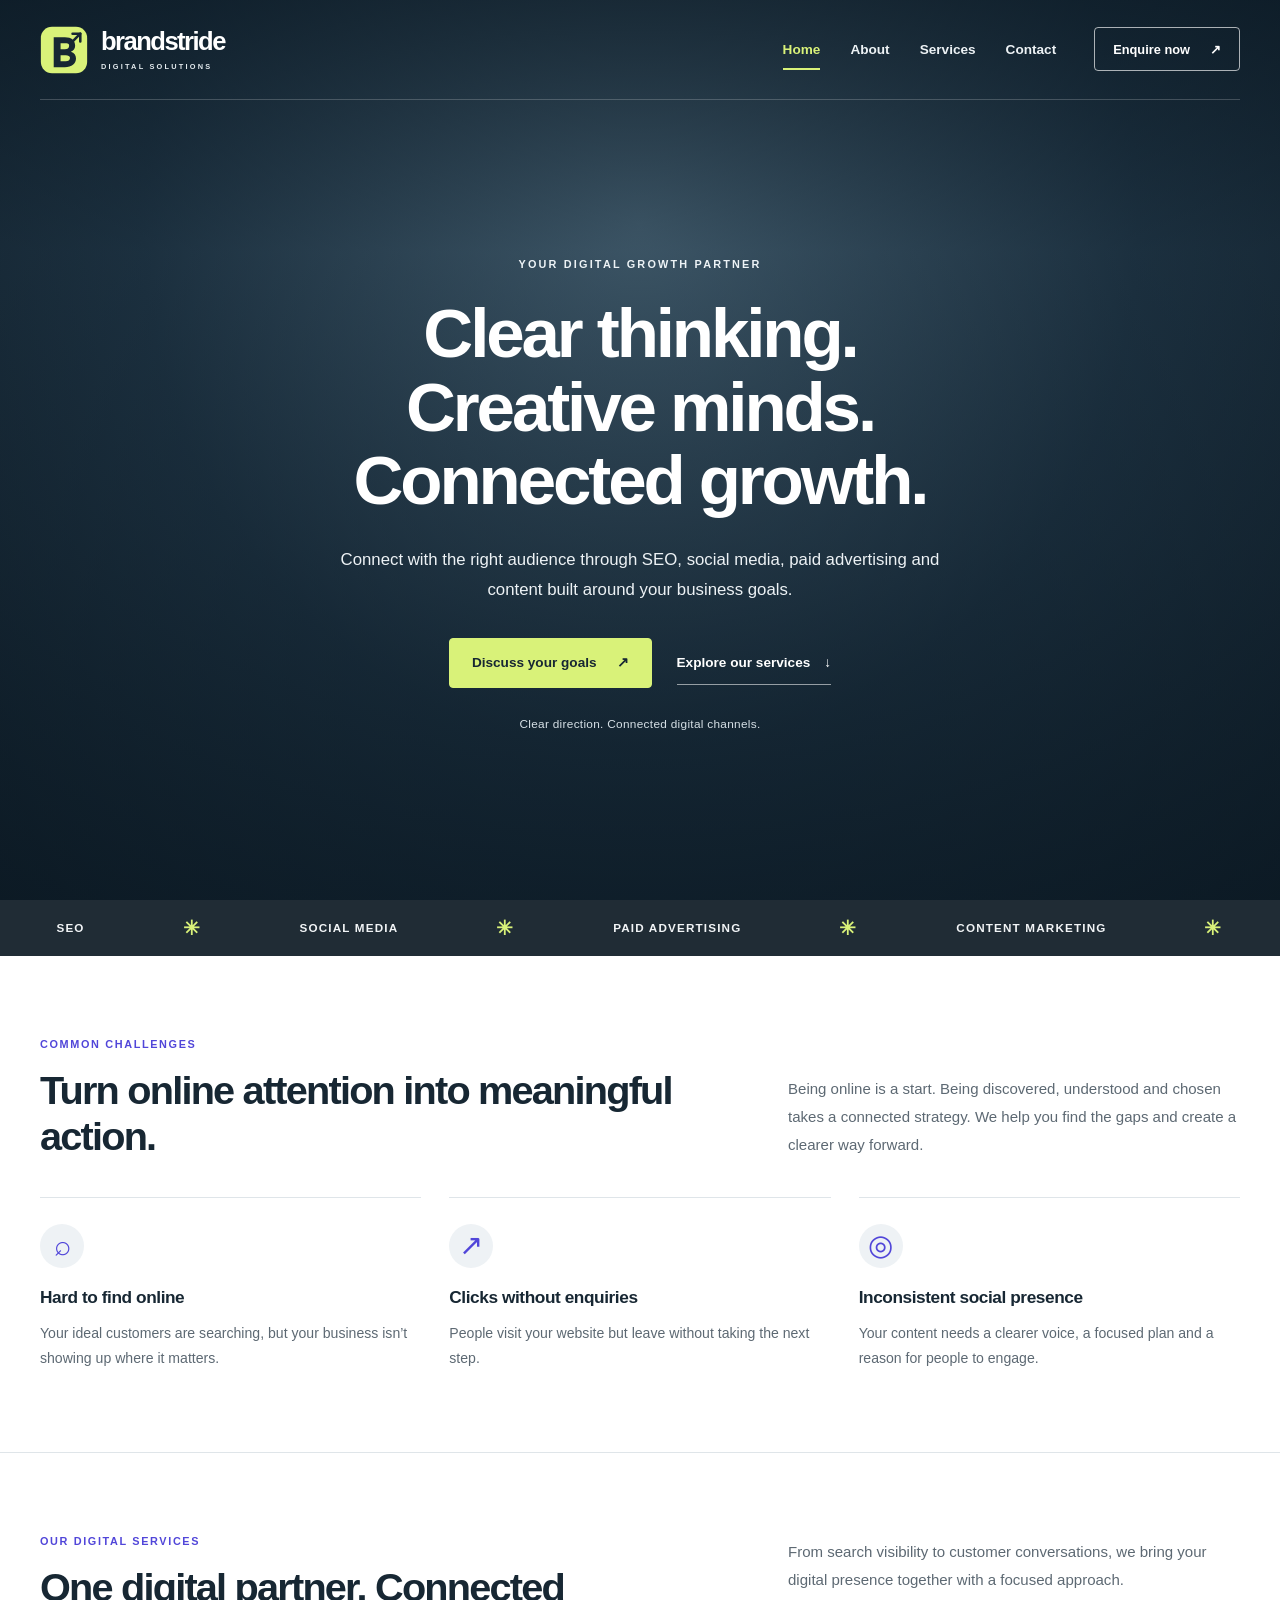
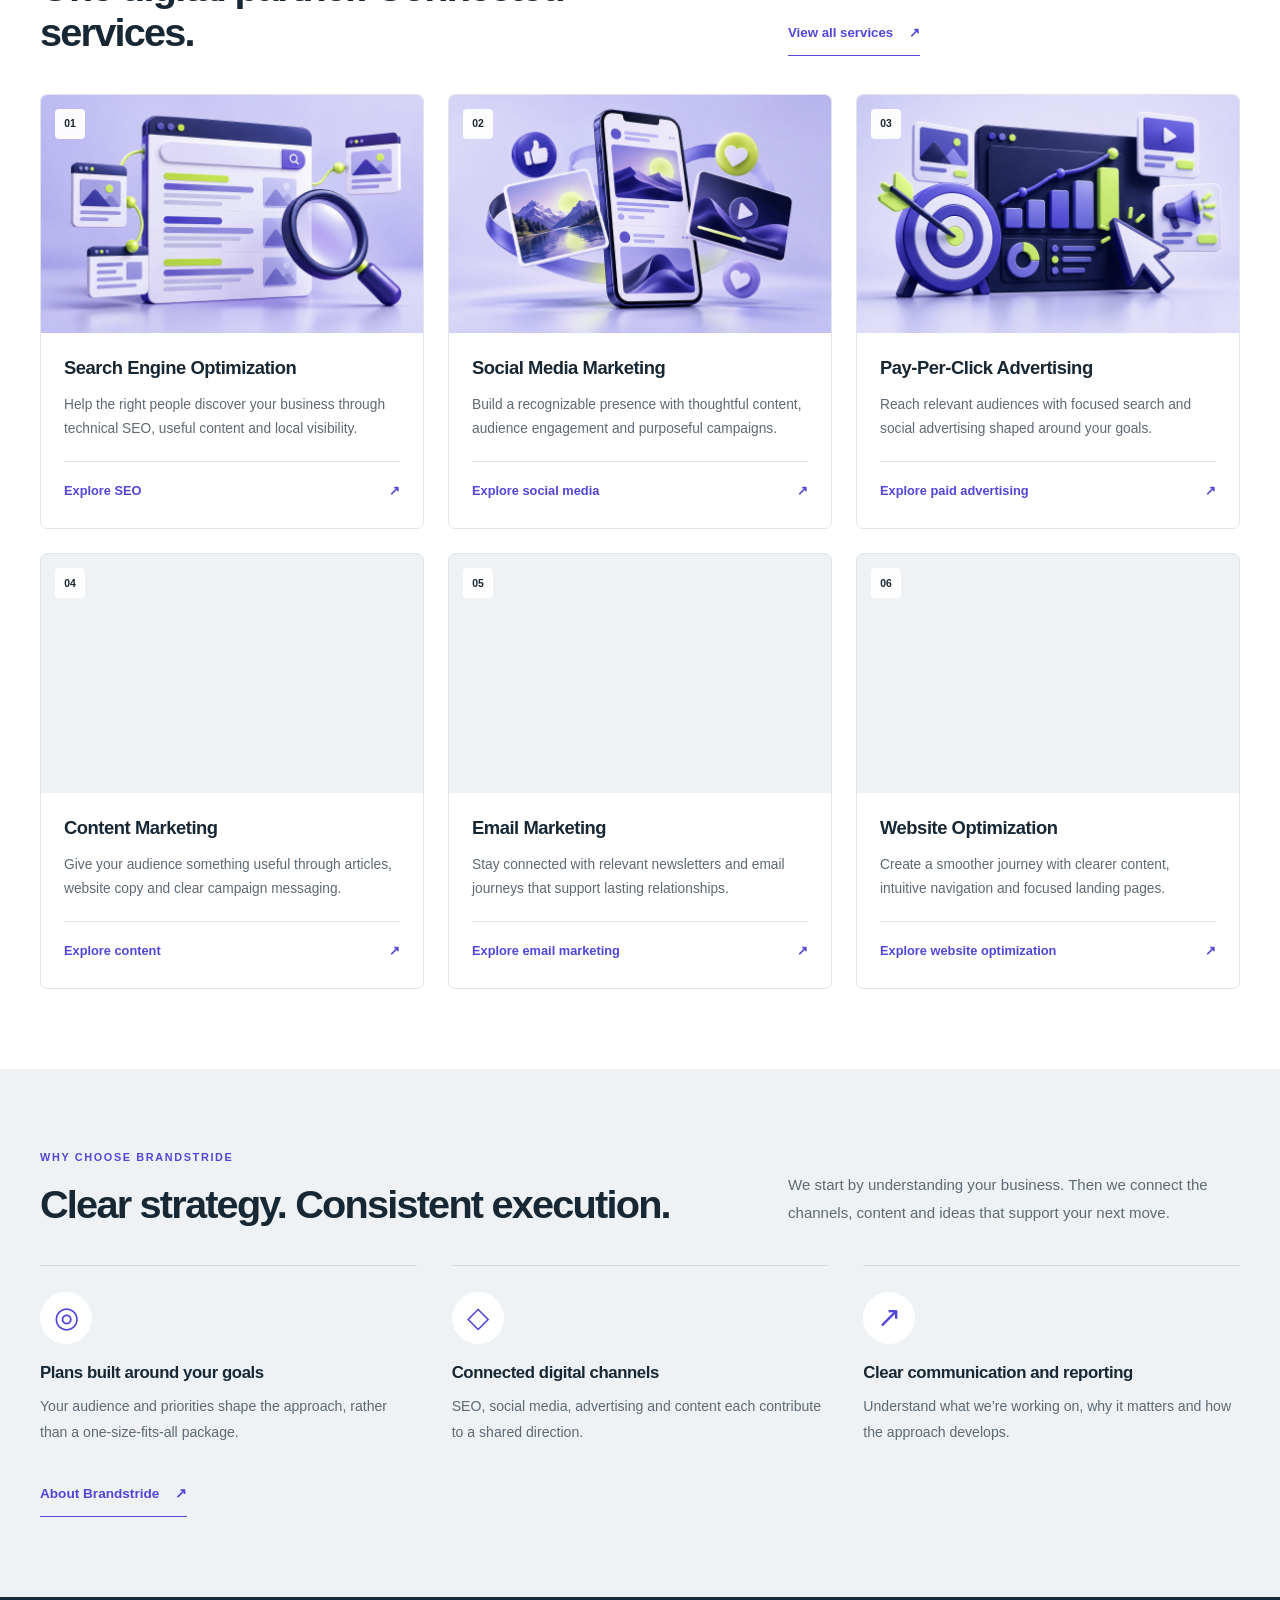
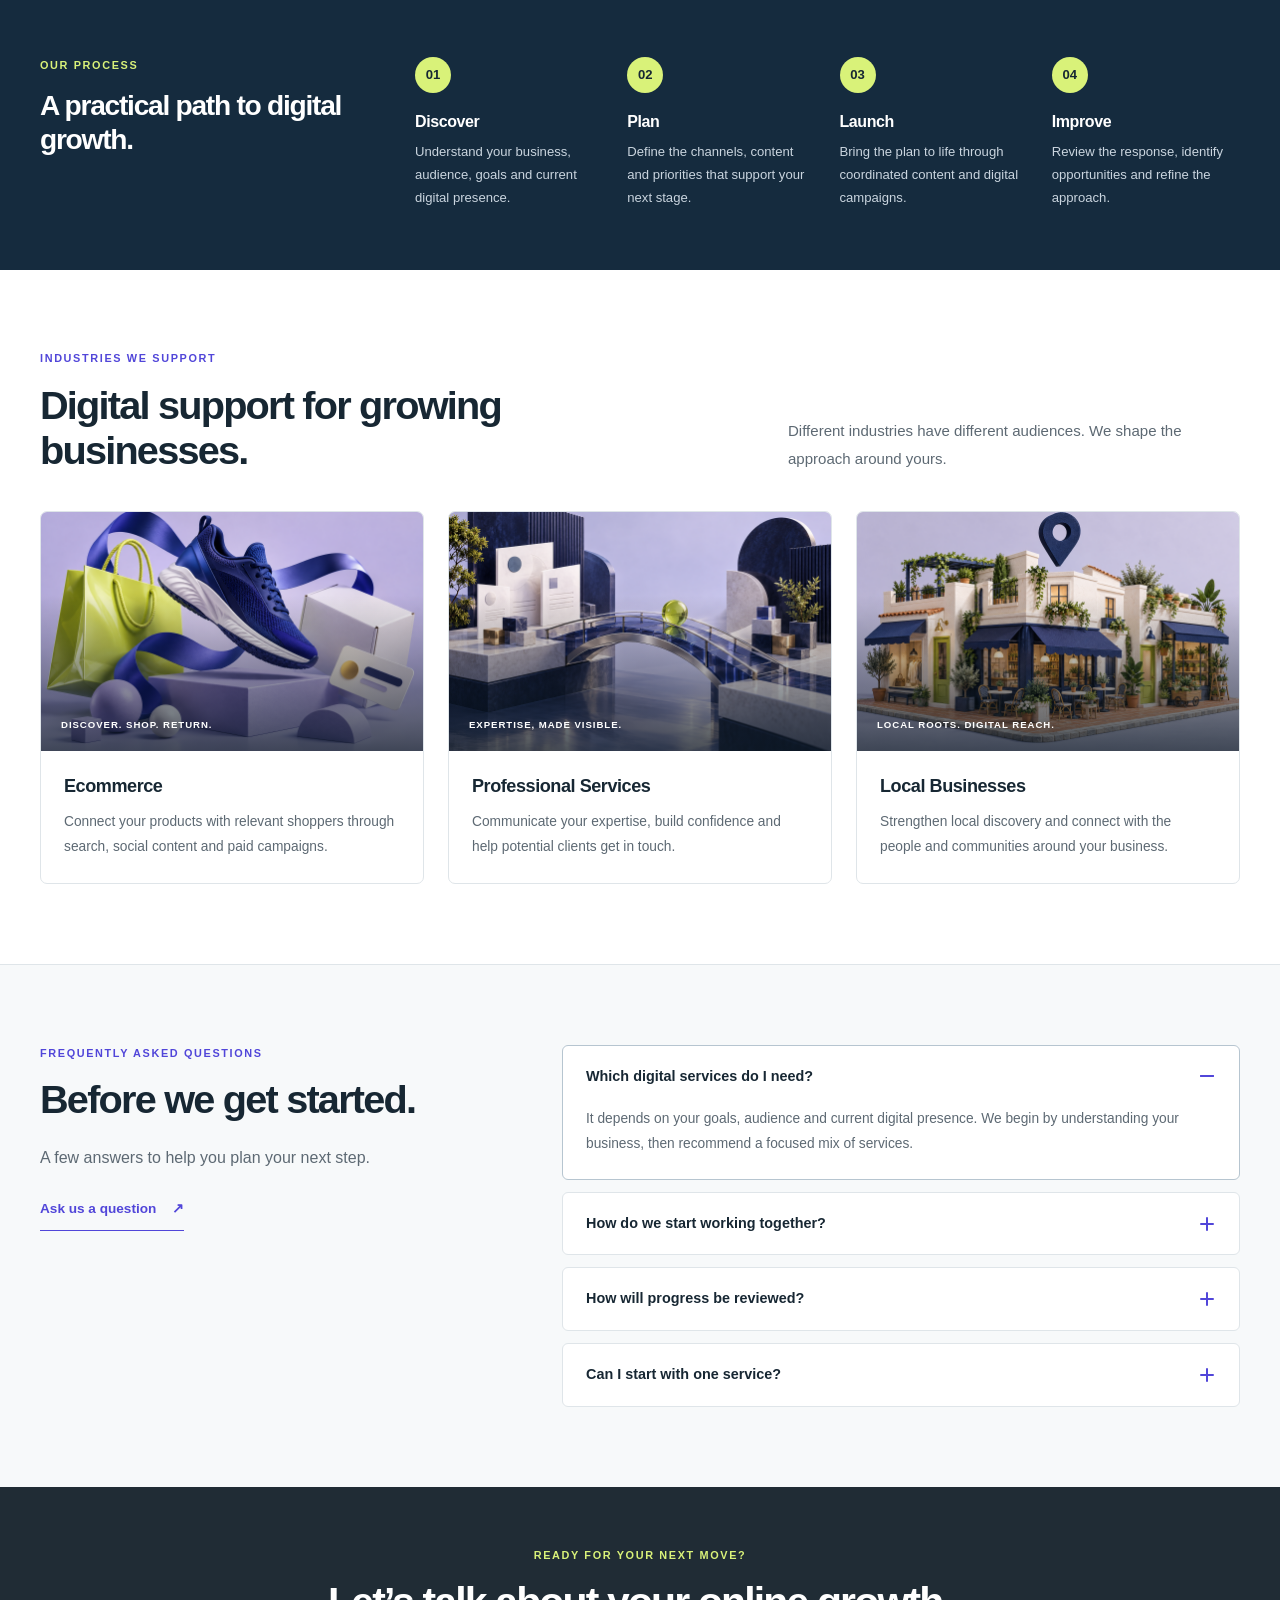
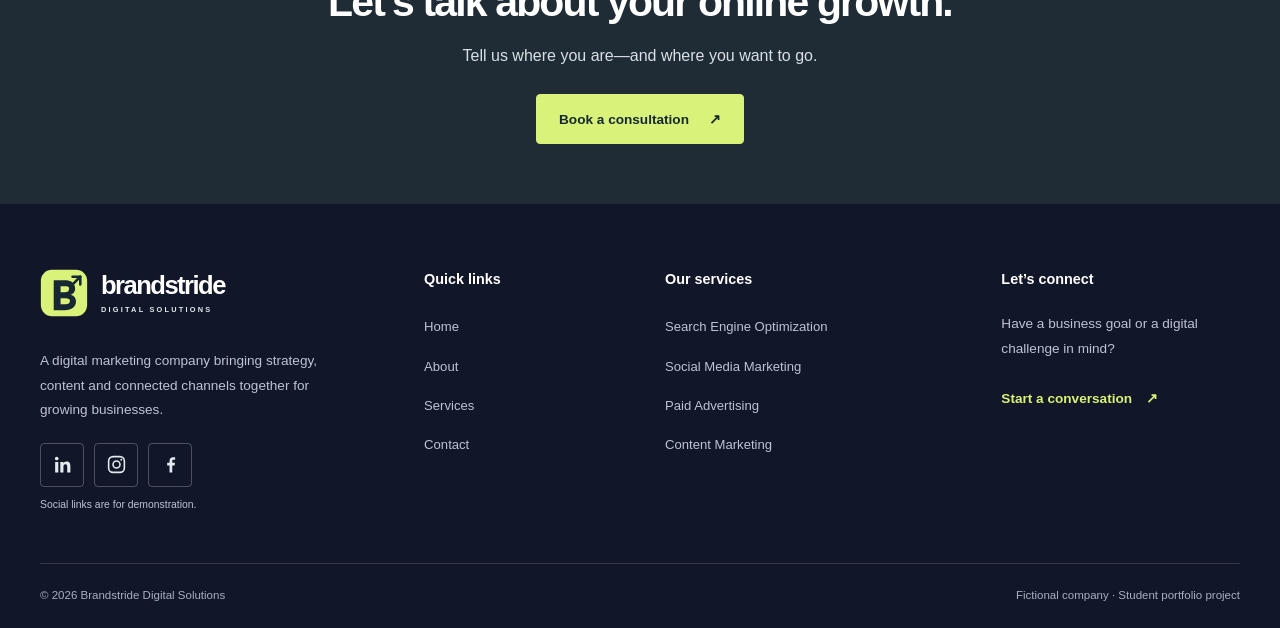
<file: index.html>
<!DOCTYPE html>
<html lang="en">
<head>
  <meta charset="UTF-8">
  <meta name="viewport" content="width=device-width, initial-scale=1.0">

  <meta
    name="description"
    content="Brandstride Digital Solutions helps businesses grow through SEO, social media, paid advertising, content and website optimization."
  >
  <meta name="theme-color" content="#172733">

  <title>Brandstride Digital Solutions | Digital Growth Partner</title>


  <link rel="stylesheet" href="Css/style.css">
  <link rel="stylesheet" href="Css/responsive.css">

  <script src="js/script.js" defer></script>
</head>

<body class="home-page">

  <a href="#main-content" class="skip-link">Skip to main content</a>

  <!-- SVG logo reused in the header and footer -->
  <svg
    class="logo-definitions"
    width="0"
    height="0"
    aria-hidden="true"
    focusable="false"
  >
    <defs>
      <symbol id="brandstride-mark" viewBox="0 0 56 56">
        <rect
          x="1" y="1" width="54" height="54" rx="13"
          fill="currentColor"
        />
        <path
          d="M16 13h13c8 0 12 4 12 10 0 3-2 6-5 7
             4 1 6 4 6 8 0 6-5 10-13 10H16V13Z"
          fill="#172733"
        />
        <path
          d="M24 20v7h5c3 0 5-1 5-4s-2-3-5-3h-5Zm0 14v7h6
             c3 0 5-1 5-4 0-2-2-3-5-3h-6Z"
          fill="currentColor"
        />
        <path
          d="m38 9 9 0 0 9"
          fill="none"
          stroke="#172733"
          stroke-width="3"
          stroke-linecap="round"
          stroke-linejoin="round"
        />
        <path
          d="m39 17 8-8"
          fill="none"
          stroke="#172733"
          stroke-width="3"
          stroke-linecap="round"
        />
      </symbol>
    </defs>
  </svg>

  <!-- Positioned over the hero, with no separate white bar -->
  <header class="site-header">
    <div class="container header-inner">

      <a
        href="index.html"
        class="brand"
        aria-label="Brandstride Digital Solutions home"
      >
        <svg
          class="brand-symbol"
          width="48"
          height="48"
          aria-hidden="true"
        >
          <use href="#brandstride-mark"></use>
        </svg>

        <span class="brand-name">
          brandstride
          <span class="brand-tagline">DIGITAL SOLUTIONS</span>
        </span>
      </a>

      <button
        type="button"
        class="menu-toggle"
        aria-label="Open navigation"
        aria-expanded="false"
        aria-controls="main-navigation"
      >
        <span></span>
        <span></span>
        <span></span>
      </button>

      <nav
        id="main-navigation"
        class="main-navigation"
        aria-label="Main navigation"
      >
        <a href="index.html" aria-current="page">Home</a>
        <a href="about.html">About</a>
        <a href="services.html">Services</a>
        <a href="contact.html">Contact</a>

        <a
          class="btn nav-cta"
          href="contact.html#contact-form"
          aria-haspopup="dialog"
          aria-controls="enquiry-dialog"
          data-enquiry-open
        >
          Enquire now
          <span aria-hidden="true">↗</span>
        </a>
      </nav>

    </div>
  </header>

  <main id="main-content">

    <!-- LOOPING VIDEO HERO -->
    <section class="home-hero" aria-labelledby="hero-title">

      <div class="home-hero-media" aria-hidden="true">
        <video
          id="hero-video"
          class="home-hero-video"
          autoplay
          muted
          loop
          playsinline
          preload="metadata"
        
          tabindex="-1"
        >
          <source src="video/hero-city.mp4" type="video/mp4">
        </video>
      </div>

      <div class="container home-hero-content">
        <p class="eyebrow home-hero-eyebrow">
          YOUR DIGITAL GROWTH PARTNER
        </p>

        <h1 id="hero-title" class="home-hero-title">
          <span>Clear thinking.</span>
          <span>Creative minds.</span>
          <span>Connected growth.</span>
        </h1>

        <p class="home-hero-description">
          Connect with the right audience through SEO, social media,
          paid advertising and content built around your business goals.
        </p>

        <div class="home-hero-actions">
          <a href="contact.html" class="btn home-btn-lime">
            Discuss your goals
            <span aria-hidden="true">↗</span>
          </a>

          <a href="#services" class="home-hero-link">
            Explore our services
            <span aria-hidden="true">↓</span>
          </a>
        </div>

        <p class="home-hero-note">
          Clear direction. Connected digital channels.
        </p>
      </div>

    </section>

    <!-- SLIDING SERVICES -->
    <div
      class="channel-strip"
      role="region"
      aria-label="Our digital marketing channels. Hover or focus to pause."
      tabindex="0"
    >
      <div class="channel-track">

        <div class="channel-group">
          <span>SEO</span>
          <span class="channel-divider" aria-hidden="true">✳</span>
          <span>SOCIAL MEDIA</span>
          <span class="channel-divider" aria-hidden="true">✳</span>
          <span>PAID ADVERTISING</span>
          <span class="channel-divider" aria-hidden="true">✳</span>
          <span>CONTENT MARKETING</span>
          <span class="channel-divider" aria-hidden="true">✳</span>
        </div>

        <div class="channel-group" aria-hidden="true">
          <span>SEO</span>
          <span class="channel-divider">✳</span>
          <span>SOCIAL MEDIA</span>
          <span class="channel-divider">✳</span>
          <span>PAID ADVERTISING</span>
          <span class="channel-divider">✳</span>
          <span>CONTENT MARKETING</span>
          <span class="channel-divider">✳</span>
        </div>

      </div>
    </div>

    <!-- CHALLENGES -->
    <section
      class="section challenges-section"
      aria-labelledby="challenges-title"
    >
      <div class="container">

        <div class="home-heading-row">
          <div>
            <p class="eyebrow">COMMON CHALLENGES</p>
            <h2 id="challenges-title">
              Turn online attention into meaningful action.
            </h2>
          </div>

          <p>
            Being online is a start. Being discovered, understood and
            chosen takes a connected strategy. We help you find the
            gaps and create a clearer way forward.
          </p>
        </div>

        <div class="challenge-grid">
          <article class="challenge-card">
            <span class="icon-box" aria-hidden="true">⌕</span>
            <h3>Hard to find online</h3>
            <p>
              Your ideal customers are searching, but your business
              isn’t showing up where it matters.
            </p>
          </article>

          <article class="challenge-card">
            <span class="icon-box" aria-hidden="true">↗</span>
            <h3>Clicks without enquiries</h3>
            <p>
              People visit your website but leave without taking
              the next step.
            </p>
          </article>

          <article class="challenge-card">
            <span class="icon-box" aria-hidden="true">◎</span>
            <h3>Inconsistent social presence</h3>
            <p>
              Your content needs a clearer voice, a focused plan
              and a reason for people to engage.
            </p>
          </article>
        </div>

      </div>
    </section>

    <!-- SERVICES -->
    <section
      id="services"
      class="section services-section"
      aria-labelledby="services-title"
    >
      <div class="container">

        <div class="home-heading-row">
          <div>
            <p class="eyebrow">OUR DIGITAL SERVICES</p>
            <h2 id="services-title">
              One digital partner. Connected services.
            </h2>
          </div>

          <div class="home-heading-copy">
            <p>
              From search visibility to customer conversations, we bring
              your digital presence together with a focused approach.
            </p>
            <a href="services.html" class="text-link">
              View all services <span aria-hidden="true">↗</span>
            </a>
          </div>
        </div>

        <div class="services-grid">

          <article class="service-card">
            <div class="service-image">
              <img
                src="images/service-seo.png"
                alt=""
                width="1536"
                height="1024"
                loading="lazy"
                decoding="async"
              >
              <span class="service-number">01</span>
            </div>
            <div class="service-body">
              <h3>Search Engine Optimization</h3>
              <p>
                Help the right people discover your business through
                technical SEO, useful content and local visibility.
              </p>
              <a href="services.html#seo" class="service-link">
                Explore SEO <span aria-hidden="true">↗</span>
              </a>
            </div>
          </article>

          <article class="service-card">
            <div class="service-image">
              <img
                src="images/service-social.png"
                alt=""
                width="1536"
                height="1024"
                loading="lazy"
                decoding="async"
              >
              <span class="service-number">02</span>
            </div>
            <div class="service-body">
              <h3>Social Media Marketing</h3>
              <p>
                Build a recognizable presence with thoughtful content,
                audience engagement and purposeful campaigns.
              </p>
              <a href="services.html#social-media" class="service-link">
                Explore social media <span aria-hidden="true">↗</span>
              </a>
            </div>
          </article>

          <article class="service-card">
            <div class="service-image">
              <img
                src="images/service-paid.png"
                alt=""
                width="1536"
                height="1024"
                loading="lazy"
                decoding="async"
              >
              <span class="service-number">03</span>
            </div>
            <div class="service-body">
              <h3>Pay-Per-Click Advertising</h3>
              <p>
                Reach relevant audiences with focused search and social
                advertising shaped around your goals.
              </p>
              <a href="services.html#paid-advertising" class="service-link">
                Explore paid advertising <span aria-hidden="true">↗</span>
              </a>
            </div>
          </article>

          <article class="service-card">
            <div class="service-image">
              <img
                src="images/service-content.png"
                alt=""
                width="1536"
                height="1024"
                loading="lazy"
                decoding="async"
              >
              <span class="service-number">04</span>
            </div>
            <div class="service-body">
              <h3>Content Marketing</h3>
              <p>
                Give your audience something useful through articles,
                website copy and clear campaign messaging.
              </p>
              <a href="services.html#content-marketing" class="service-link">
                Explore content <span aria-hidden="true">↗</span>
              </a>
            </div>
          </article>

          <article class="service-card">
            <div class="service-image">
              <img
                src="images/service-email.png"
                alt=""
                width="1536"
                height="1024"
                loading="lazy"
                decoding="async"
              >
              <span class="service-number">05</span>
            </div>
            <div class="service-body">
              <h3>Email Marketing</h3>
              <p>
                Stay connected with relevant newsletters and email
                journeys that support lasting relationships.
              </p>
              <a href="services.html#email-marketing" class="service-link">
                Explore email marketing <span aria-hidden="true">↗</span>
              </a>
            </div>
          </article>

          <article class="service-card">
            <div class="service-image">
              <img
                src="images/service-website.png"
                alt=""
                width="1536"
                height="1024"
                loading="lazy"
                decoding="async"
              >
              <span class="service-number">06</span>
            </div>
            <div class="service-body">
              <h3>Website Optimization</h3>
              <p>
                Create a smoother journey with clearer content,
                intuitive navigation and focused landing pages.
              </p>
              <a
                href="services.html#website-optimization"
                class="service-link"
              >
                Explore website optimization
                <span aria-hidden="true">↗</span>
              </a>
            </div>
          </article>

        </div>
      </div>
    </section>

    <!-- WHY CHOOSE US -->
    <section class="section why-section" aria-labelledby="why-title">
      <div class="container">

        <div class="home-heading-row">
          <div>
            <p class="eyebrow">WHY CHOOSE BRANDSTRIDE</p>
            <h2 id="why-title">Clear strategy. Consistent execution.</h2>
          </div>
          <p>
            We start by understanding your business. Then we connect
            the channels, content and ideas that support your next move.
          </p>
        </div>

        <ul class="benefits-list">
          <li>
            <span class="benefit-icon" aria-hidden="true">◎</span>
            <div>
              <h3>Plans built around your goals</h3>
              <p>
                Your audience and priorities shape the approach,
                rather than a one-size-fits-all package.
              </p>
            </div>
          </li>

          <li>
            <span class="benefit-icon" aria-hidden="true">◇</span>
            <div>
              <h3>Connected digital channels</h3>
              <p>
                SEO, social media, advertising and content each
                contribute to a shared direction.
              </p>
            </div>
          </li>

          <li>
            <span class="benefit-icon" aria-hidden="true">↗</span>
            <div>
              <h3>Clear communication and reporting</h3>
              <p>
                Understand what we’re working on, why it matters
                and how the approach develops.
              </p>
            </div>
          </li>
        </ul>

        <a href="about.html" class="text-link">
          About Brandstride <span aria-hidden="true">↗</span>
        </a>

      </div>
    </section>

    <!-- PROCESS -->
    <section
      class="section process-section"
      aria-labelledby="process-title"
    >
      <div class="container home-process-layout">
        <div class="home-process-intro">
          <p class="eyebrow">OUR PROCESS</p>
          <h2 id="process-title">A practical path to digital growth.</h2>
        </div>

        <ol class="process-grid">
          <li class="process-card">
            <span class="process-number">01</span>
            <h3>Discover</h3>
            <p>
              Understand your business, audience, goals and current
              digital presence.
            </p>
          </li>

          <li class="process-card">
            <span class="process-number">02</span>
            <h3>Plan</h3>
            <p>
              Define the channels, content and priorities that support
              your next stage.
            </p>
          </li>

          <li class="process-card">
            <span class="process-number">03</span>
            <h3>Launch</h3>
            <p>
              Bring the plan to life through coordinated content and
              digital campaigns.
            </p>
          </li>

          <li class="process-card">
            <span class="process-number">04</span>
            <h3>Improve</h3>
            <p>
              Review the response, identify opportunities and refine
              the approach.
            </p>
          </li>
        </ol>
      </div>
    </section>

    <!-- INDUSTRIES -->
    <section
      class="section industries-section"
      aria-labelledby="industries-title"
    >
      <div class="container">

        <div class="home-heading-row">
          <div>
            <p class="eyebrow">INDUSTRIES WE SUPPORT</p>
            <h2 id="industries-title">
              Digital support for growing businesses.
            </h2>
          </div>
          <p>
            Different industries have different audiences.
            We shape the approach around yours.
          </p>
        </div>

        <div class="industries-grid">
          <article class="industry-card">
            <div class="industry-photo">
              <img
                src="images/industry-ecommerce.png"
                alt=""
                width="1536"
                height="1024"
                loading="lazy"
                decoding="async"
              >
              <span class="industry-photo-label">
                DISCOVER. SHOP. RETURN.
              </span>
            </div>
            <div class="industry-content">
              <h3>Ecommerce</h3>
              <p>
                Connect your products with relevant shoppers through
                search, social content and paid campaigns.
              </p>
            </div>
          </article>

          <article class="industry-card">
            <div class="industry-photo">
              <img
                src="images/industry-professional.png"
                alt=""
                width="1536"
                height="1024"
                loading="lazy"
                decoding="async"
              >
              <span class="industry-photo-label">
                EXPERTISE, MADE VISIBLE.
              </span>
            </div>
            <div class="industry-content">
              <h3>Professional Services</h3>
              <p>
                Communicate your expertise, build confidence and
                help potential clients get in touch.
              </p>
            </div>
          </article>

          <article class="industry-card">
            <div class="industry-photo">
              <img
                src="images/industry-local.png"
                alt=""
                width="1536"
                height="1024"
                loading="lazy"
                decoding="async"
              >
              <span class="industry-photo-label">
                LOCAL ROOTS. DIGITAL REACH.
              </span>
            </div>
            <div class="industry-content">
              <h3>Local Businesses</h3>
              <p>
                Strengthen local discovery and connect with the
                people and communities around your business.
              </p>
            </div>
          </article>
        </div>

      </div>
    </section>

    <!-- FAQ -->
    <section class="section faq-section" aria-labelledby="faq-title">
      <div class="container faq-layout">
        <div class="faq-intro">
          <p class="eyebrow">FREQUENTLY ASKED QUESTIONS</p>
          <h2 id="faq-title">Before we get started.</h2>
          <p>A few answers to help you plan your next step.</p>
          <a href="contact.html" class="text-link">
            Ask us a question <span aria-hidden="true">↗</span>
          </a>
        </div>

        <div class="faq-list">
          <details class="faq-item" open>
            <summary>
              Which digital services do I need?
              <span class="faq-indicator" aria-hidden="true"></span>
            </summary>
            <div class="faq-answer">
              <p>
                It depends on your goals, audience and current digital
                presence. We begin by understanding your business,
                then recommend a focused mix of services.
              </p>
            </div>
          </details>

          <details class="faq-item">
            <summary>
              How do we start working together?
              <span class="faq-indicator" aria-hidden="true"></span>
            </summary>
            <div class="faq-answer">
              <p>
                Send an enquiry with a little information about your
                business and goals. We’ll discuss your priorities and
                identify a suitable starting point.
              </p>
            </div>
          </details>

          <details class="faq-item">
            <summary>
              How will progress be reviewed?
              <span class="faq-indicator" aria-hidden="true"></span>
            </summary>
            <div class="faq-answer">
              <p>
                We agree on relevant goals before starting, then review
                campaign performance and audience response to guide
                ongoing improvements.
              </p>
            </div>
          </details>

          <details class="faq-item">
            <summary>
              Can I start with one service?
              <span class="faq-indicator" aria-hidden="true"></span>
            </summary>
            <div class="faq-answer">
              <p>
                Yes. A focused service can be a practical starting point.
                The approach can expand as your needs and priorities develop.
              </p>
            </div>
          </details>
        </div>
      </div>
    </section>

    <!-- CTA -->
    <section class="cta-section" aria-labelledby="cta-title">
      <div class="container cta-layout">
        <div>
          <p class="eyebrow">READY FOR YOUR NEXT MOVE?</p>
          <h2 id="cta-title">Let’s talk about your online growth.</h2>
          <p>Tell us where you are—and where you want to go.</p>
        </div>
        <a href="contact.html" class="btn home-btn-lime">
          Book a consultation <span aria-hidden="true">↗</span>
        </a>
      </div>
    </section>

  </main>
  <!-- FOOTER -->
  <footer class="site-footer">
    <div class="container footer-layout">

      <div class="footer-brand-column">
        <a
          href="index.html"
          class="brand"
          aria-label="Brandstride Digital Solutions home"
        >
          <svg
            class="brand-symbol"
            width="48"
            height="48"
            viewBox="0 0 56 56"
            aria-hidden="true"
            focusable="false"
          >
            <use href="#brandstride-mark"></use>
          </svg>

          <span class="brand-name">
            brandstride
            <span class="brand-tagline">DIGITAL SOLUTIONS</span>
          </span>
        </a>

        <p>
          A digital marketing company bringing strategy, content
          and connected channels together for growing businesses.
        </p>

        <!-- SOCIAL ICONS -->
        <div class="footer-socials" aria-label="Demo social links">

          <a
            href="https://www.linkedin.com/"
            target="_blank"
            rel="noopener noreferrer"
            aria-label="LinkedIn — demo link to platform homepage, opens in a new tab"
          >
            <svg
              viewBox="0 0 24 24"
              aria-hidden="true"
              focusable="false"
            >
              <path
                fill="currentColor"
                d="M5.4 3a2.1 2.1 0 1 0 0 4.2 2.1 2.1 0 0 0 0-4.2ZM3.6 9h3.6v12H3.6V9Zm5.9 0H13v1.6h.1c.5-.9 1.7-1.9 3.5-1.9 3.7 0 4.4 2.4 4.4 5.5V21h-3.6v-6c0-1.4 0-3.2-2-3.2s-2.3 1.5-2.3 3.1V21H9.5V9Z"
              />
            </svg>
          </a>

          <a
            href="https://www.instagram.com/"
            target="_blank"
            rel="noopener noreferrer"
            aria-label="Instagram — demo link to platform homepage, opens in a new tab"
          >
            <svg
              viewBox="0 0 24 24"
              fill="none"
              aria-hidden="true"
              focusable="false"
            >
              <rect
                x="3"
                y="3"
                width="18"
                height="18"
                rx="5"
                stroke="currentColor"
                stroke-width="1.8"
              />

              <circle
                cx="12"
                cy="12"
                r="4"
                stroke="currentColor"
                stroke-width="1.8"
              />

              <circle
                cx="17.5"
                cy="6.5"
                r="1.1"
                fill="currentColor"
              />
            </svg>
          </a>

          <a
            href="https://www.facebook.com/"
            target="_blank"
            rel="noopener noreferrer"
            aria-label="Facebook — demo link to platform homepage, opens in a new tab"
          >
            <svg
              viewBox="0 0 24 24"
              aria-hidden="true"
              focusable="false"
            >
              <path
                fill="currentColor"
                d="M14 21v-8h2.7l.4-3H14V8.1c0-.9.3-1.5 1.6-1.5h1.7V3.9c-.3 0-1.3-.1-2.4-.1-2.4 0-4 1.5-4 4.2v2H8.2v3h2.7v8H14Z"
              />
            </svg>
          </a>

        </div>

        <p class="footer-social-note">
          Social links are for demonstration.
        </p>
      </div>

      <div class="footer-column">
        <h2>Quick links</h2>

        <ul>
          <li><a href="index.html">Home</a></li>
          <li><a href="about.html">About</a></li>
          <li><a href="services.html">Services</a></li>
          <li><a href="contact.html">Contact</a></li>
        </ul>
      </div>

      <div class="footer-column">
        <h2>Our services</h2>

        <ul>
          <li>
            <a href="services.html#seo">
              Search Engine Optimization
            </a>
          </li>

          <li>
            <a href="services.html#social-media">
              Social Media Marketing
            </a>
          </li>

          <li>
            <a href="services.html#paid-advertising">
              Paid Advertising
            </a>
          </li>

          <li>
            <a href="services.html#content-marketing">
              Content Marketing
            </a>
          </li>
        </ul>
      </div>

      <div class="footer-column footer-connect">
        <h2>Let’s connect</h2>

        <p>
          Have a business goal or a digital challenge in mind?
        </p>

        <a href="contact.html" class="footer-contact-link">
          Start a conversation
          <span aria-hidden="true">↗</span>
        </a>
      </div>

    </div>

    <div class="container footer-bottom">
      <p>
        &copy; <span id="copyright-year">2026</span>
        Brandstride Digital Solutions
      </p>

      <p>Fictional company · Student portfolio project</p>
    </div>
  </footer>

  <!-- SHARED ENQUIRY POPUP -->
  <dialog
    class="enquiry-dialog"
    id="enquiry-dialog"
    aria-labelledby="enquiry-title"
    aria-describedby="enquiry-description"
    data-enquiry-dialog
  >
    <div class="enquiry-layout">

      <aside class="enquiry-intro">
        <p class="enquiry-eyebrow">YOUR NEXT DIGITAL STEP</p>

        <h2 id="enquiry-title">
          Ready for your <span>next move?</span>
        </h2>

        <p id="enquiry-description">
          Tell us about your business. Let’s connect your goals
          with a clear digital direction.
        </p>

        <ul class="enquiry-highlights">
          <li>Strategy shaped around your goals</li>
          <li>Connected digital marketing services</li>
          <li>Clear communication from the start</li>
        </ul>

        <span class="enquiry-art" aria-hidden="true">↗</span>

        <p class="enquiry-intro-note">
          Clear thinking. Connected growth.
        </p>
      </aside>

      <div class="enquiry-form-panel">

        <form method="dialog" class="enquiry-close-form">
          <button
            class="enquiry-close"
            type="submit"
            value="cancel"
            aria-label="Close enquiry form"
            data-enquiry-close
          >
            <span aria-hidden="true">×</span>
          </button>
        </form>

        <p class="enquiry-eyebrow">ENQUIRE NOW</p>

        <h3 id="enquiry-form-title">
          Tell us what you have in mind.
        </h3>

        <p class="enquiry-form-description">
          Fields marked <span aria-hidden="true">*</span> are required.
        </p>

        <form
          class="enquiry-form"
          id="enquiry-form"
          aria-labelledby="enquiry-form-title"
          aria-describedby="enquiry-form-note"
          data-enquiry-form
        >

          <div class="enquiry-field">
            <label for="enquiry-name">
              Your name <span aria-hidden="true">*</span>
            </label>

            <input
              id="enquiry-name"
              name="name"
              type="text"
              placeholder="Your full name"
              autocomplete="name"
              maxlength="100"
              required
              autofocus
            >
          </div>

          <div class="enquiry-field">
            <label for="enquiry-email">
              Email address <span aria-hidden="true">*</span>
            </label>

            <input
              id="enquiry-email"
              name="email"
              type="email"
              placeholder="you@company.com"
              autocomplete="email"
              maxlength="254"
              required
            >
          </div>

          <div class="enquiry-field">
            <label for="enquiry-phone">
              Phone number
              <span class="enquiry-optional">(optional)</span>
            </label>

            <input
              id="enquiry-phone"
              name="phone"
              type="tel"
              placeholder="Your contact number"
              autocomplete="tel"
              maxlength="30"
            >
          </div>

          <div class="enquiry-field">
            <label for="enquiry-service">
              Service interested in
              <span aria-hidden="true">*</span>
            </label>

            <select id="enquiry-service" name="service" required>
              <option value="" disabled selected>Select a service</option>
              <option value="seo">Search Engine Optimization</option>
              <option value="social-media">Social Media Marketing</option>
              <option value="paid-advertising">Paid Advertising</option>
              <option value="content-marketing">Content Marketing</option>
              <option value="email-marketing">Email Marketing</option>
              <option value="website-optimization">Website Optimization</option>
              <option value="not-sure">Help me choose</option>
            </select>
          </div>

          <div class="enquiry-field">
            <label for="enquiry-message">
              Your goals <span aria-hidden="true">*</span>
            </label>

            <textarea
              id="enquiry-message"
              name="message"
              rows="3"
              placeholder="A little about your business and what you want to achieve."
              maxlength="3000"
              required
            ></textarea>
          </div>

          <button
            class="enquiry-submit"
            type="submit"
            data-enquiry-submit
            disabled
          >
            Send enquiry
            <span aria-hidden="true">↗</span>
          </button>

          <p class="enquiry-form-note" id="enquiry-form-note">
            Academic project demo. No enquiry is sent to a company.
          </p>

          <p
            class="enquiry-status"
            role="status"
            aria-live="polite"
            aria-atomic="true"
            data-enquiry-status
          ></p>

        </form>
      </div>

    </div>
  </dialog>

</body>
</html>
</file>
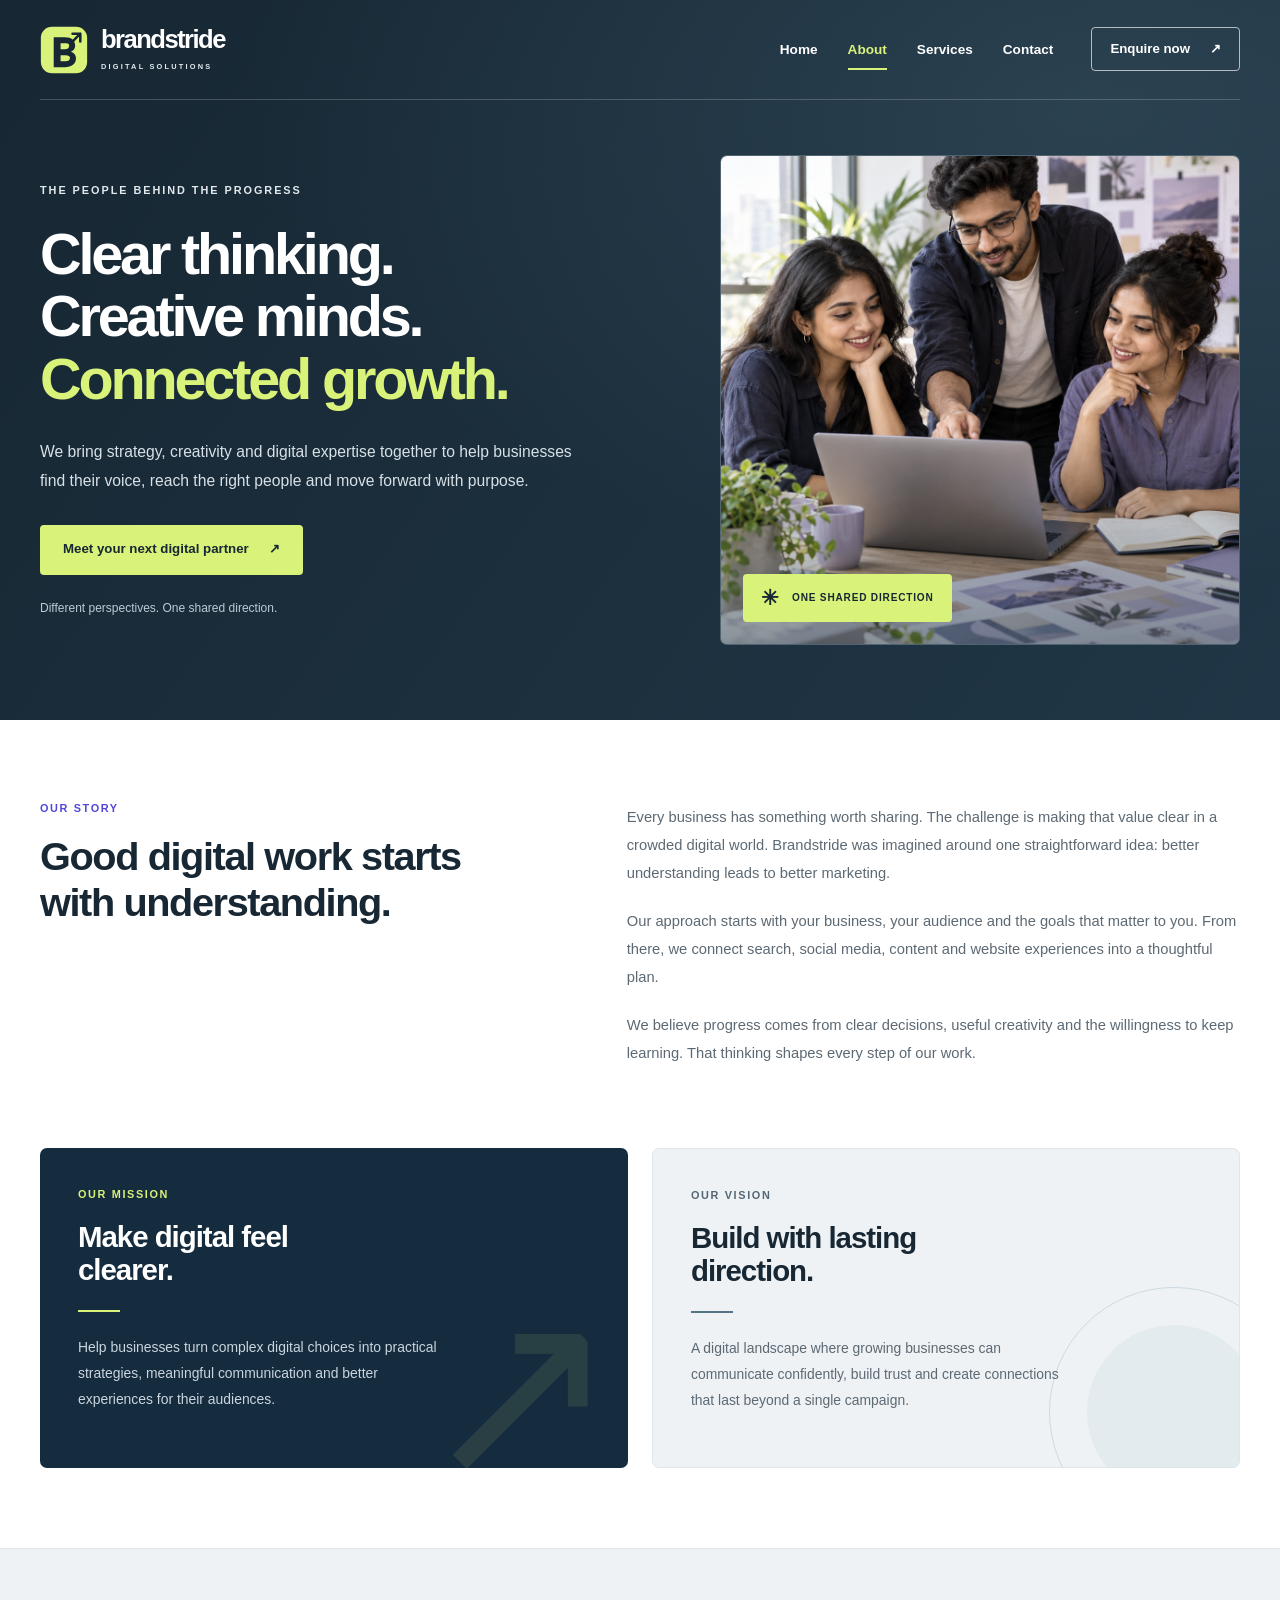
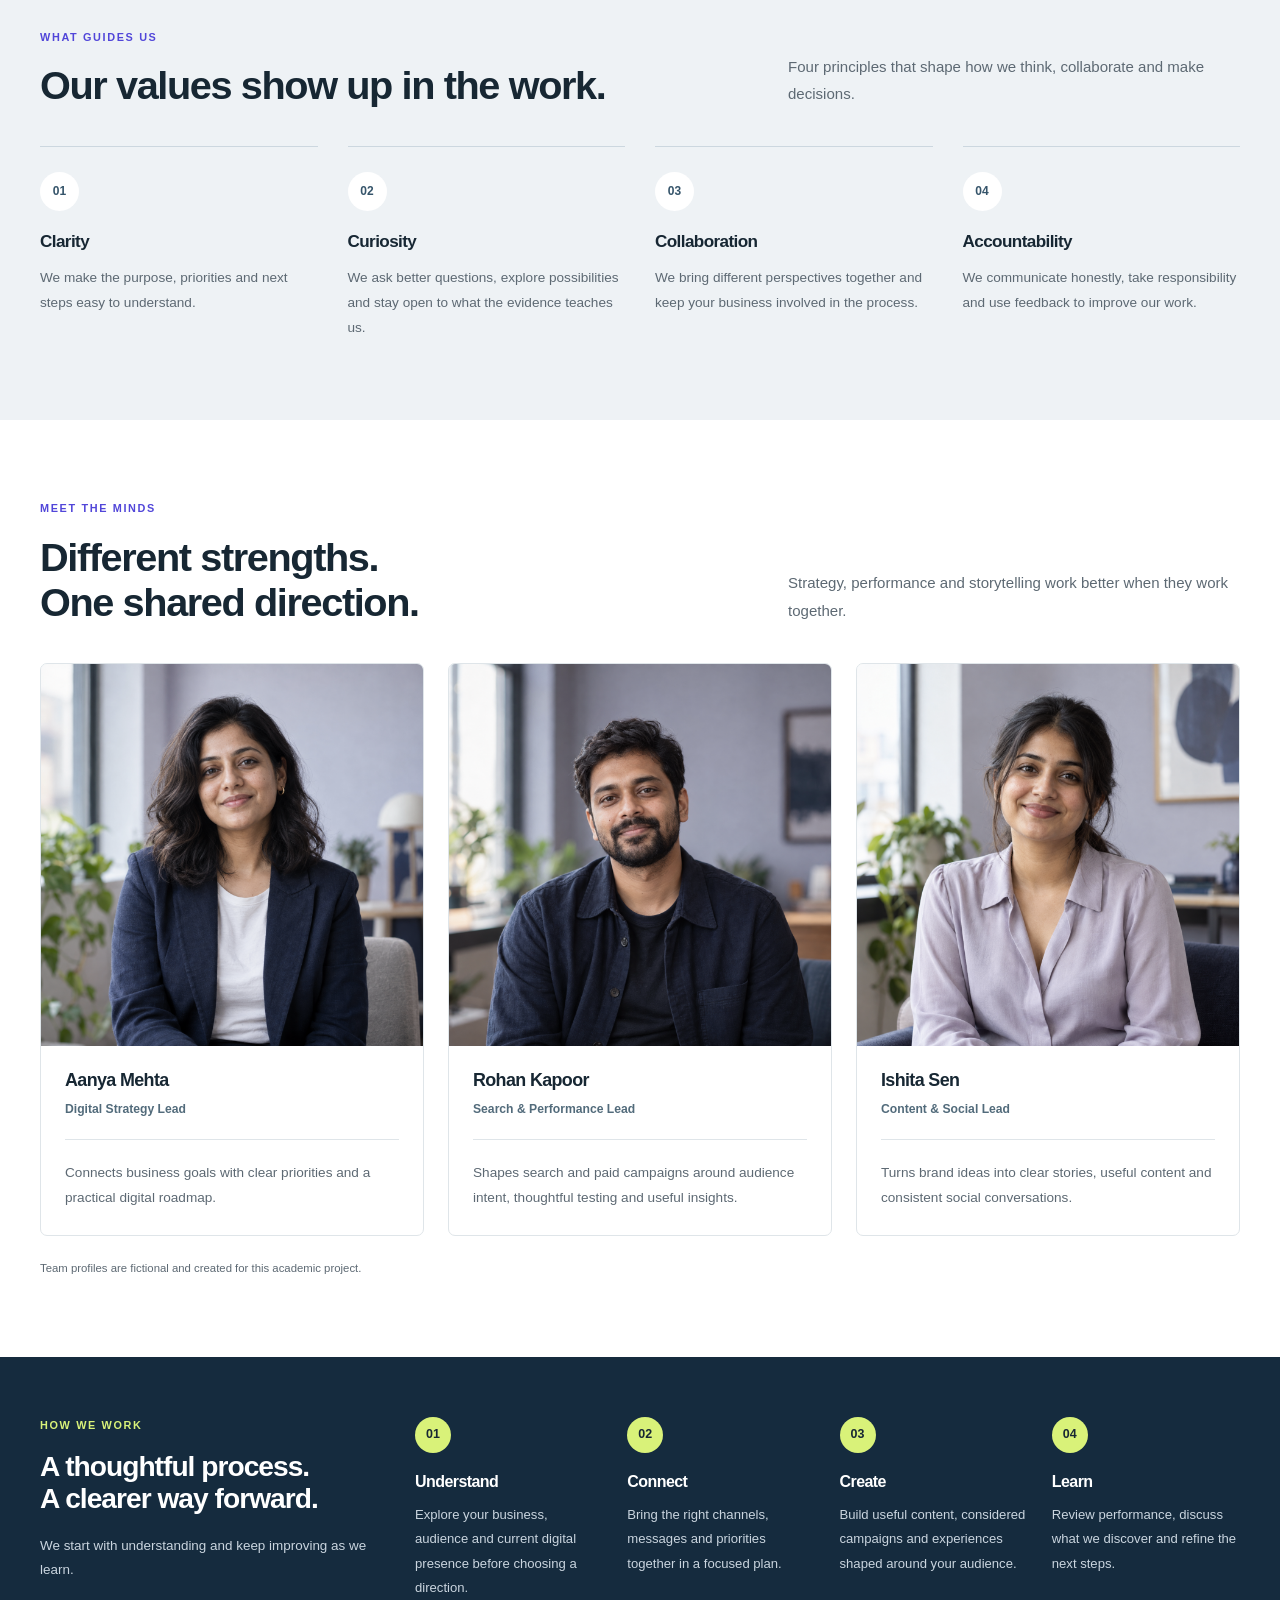
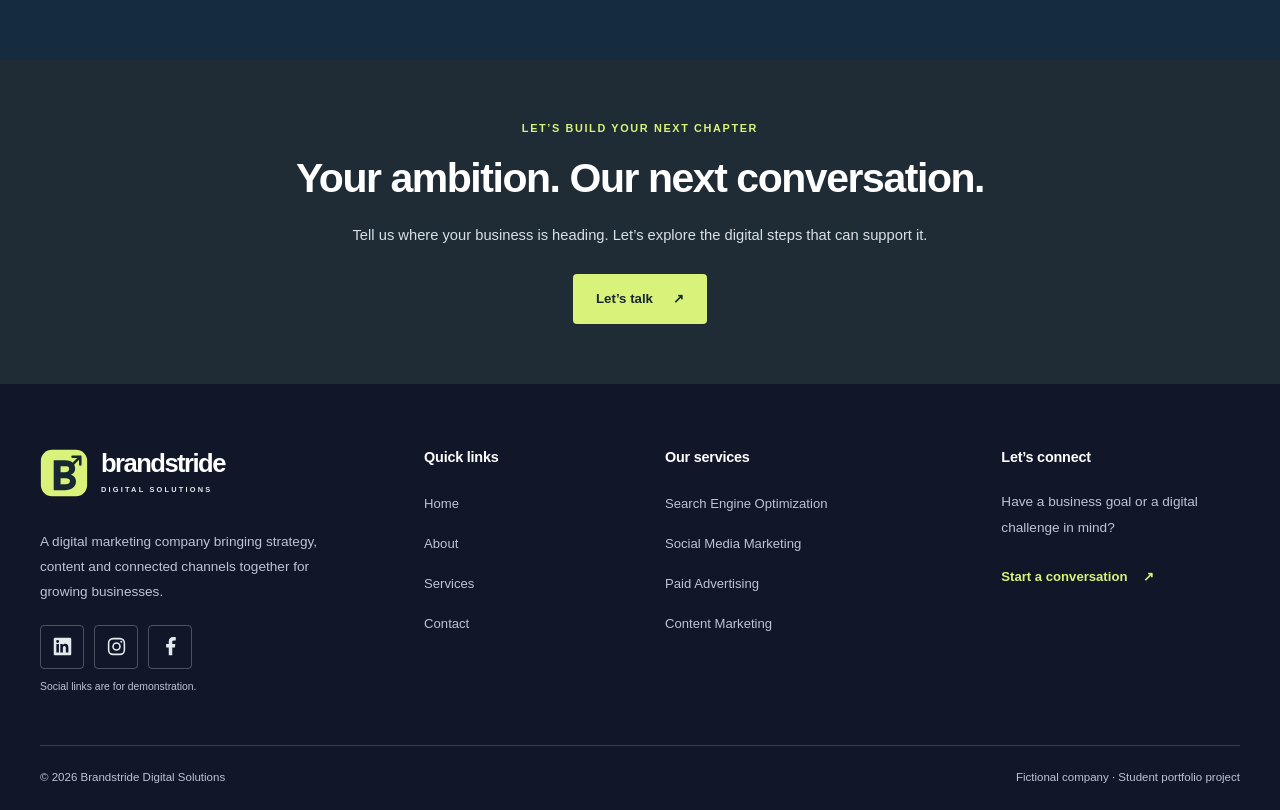
<file: about.html>
<!DOCTYPE html>
<html lang="en">
<head>
  <meta charset="UTF-8">
  <meta name="viewport" content="width=device-width, initial-scale=1.0">

  <title>About Us | Brandstride Digital Solutions</title>

  <meta
    name="description"
    content="Meet Brandstride Digital Solutions. Discover our approach to digital marketing, our values and the people behind the work."
  >


  <link rel="stylesheet" href="Css/style.css">
  <link rel="stylesheet" href="Css/responsive.css">

  <script src="js/script.js" defer></script>
</head>

<body class="about-page">

  <a class="skip-link" href="#main-content">
    Skip to main content
  </a>

  <!-- SHARED BRAND LOGO -->
  <svg
    class="logo-definitions"
    xmlns="http://www.w3.org/2000/svg"
    width="0"
    height="0"
    aria-hidden="true"
    focusable="false"
  >
    <defs>
      <symbol id="brandstride-mark" viewBox="0 0 56 56">
        <rect
          x="1"
          y="1"
          width="54"
          height="54"
          rx="13"
          fill="currentColor"
        />

        <path
          d="M16 13h13c8 0 12 4 12 10 0 3-2 6-5 7 4 1 6 4 6 8 0 6-5 10-13 10H16V13Z"
          fill="#172733"
        />

        <path
          d="M24 20v7h5c3 0 5-1 5-4s-2-3-5-3h-5Zm0 14v7h6c3 0 5-1 5-4 0-2-2-3-5-3h-6Z"
          fill="currentColor"
        />

        <path
          d="M38 9h9v9M39 17l8-8"
          fill="none"
          stroke="#172733"
          stroke-width="3"
          stroke-linecap="round"
          stroke-linejoin="round"
        />
      </symbol>
    </defs>
  </svg>

  <!-- NAVBAR OVER THE HERO -->
  <header class="site-header">
    <div class="container header-inner">

      <a class="brand" href="index.html" aria-label="Brandstride home">
        <svg
          class="brand-symbol"
          width="48"
          height="48"
          viewBox="0 0 56 56"
          aria-hidden="true"
          focusable="false"
        >
          <use href="#brandstride-mark"></use>
        </svg>

        <span class="brand-name">
          brandstride
          <span class="brand-tagline">DIGITAL SOLUTIONS</span>
        </span>
      </a>

      <button
        class="menu-toggle"
        type="button"
        aria-label="Open navigation"
        aria-controls="main-navigation"
        aria-expanded="false"
      >
        <span></span>
        <span></span>
        <span></span>
      </button>

      <nav
        class="main-navigation"
        id="main-navigation"
        aria-label="Main navigation"
      >
        <a href="index.html">Home</a>
        <a href="about.html" aria-current="page">About</a>
        <a href="services.html">Services</a>
        <a href="contact.html">Contact</a>

        <a
          class="btn nav-cta"
          href="contact.html#contact-form"
          aria-haspopup="dialog"
          aria-controls="enquiry-dialog"
          data-enquiry-open
        >
          Enquire now
          <span aria-hidden="true">↗</span>
        </a>
      </nav>

    </div>
  </header>

  <main id="main-content">

    <!-- ABOUT HERO -->
    <section class="about-hero" aria-labelledby="about-title">
      <div class="container about-hero-layout">

        <div class="about-hero-content">
          <p class="eyebrow">THE PEOPLE BEHIND THE PROGRESS</p>

          <h1 class="about-title" id="about-title">
            <span>Clear thinking.</span>
            <span>Creative minds.</span>
            <span class="accent-text">Connected growth.</span>
          </h1>

          <p class="about-hero-description">
            We bring strategy, creativity and digital expertise together
            to help businesses find their voice, reach the right people
            and move forward with purpose.
          </p>

          <a class="btn about-btn-lime" href="contact.html">
            Meet your next digital partner
            <span aria-hidden="true">↗</span>
          </a>

          <p class="about-hero-note">
            Different perspectives. One shared direction.
          </p>
        </div>

        <div class="about-hero-image">
          <img
            src="images/team.png"
            alt="A creative team collaborating around a table in a bright workspace."
            width="1122"
            height="1402"
            fetchpriority="high"
          >

          <div class="about-image-label">
            <span aria-hidden="true">✳</span>
            <span>ONE SHARED DIRECTION</span>
          </div>
        </div>

      </div>
    </section>

    <!-- OUR STORY -->
    <section class="section about-story" aria-labelledby="story-title">
      <div class="container about-story-layout">

        <div>
          <p class="eyebrow">OUR STORY</p>

          <h2 id="story-title">
            Good digital work starts with understanding.
          </h2>
        </div>

        <div class="about-story-copy">
          <p>
            Every business has something worth sharing. The challenge
            is making that value clear in a crowded digital world.
            Brandstride was imagined around one straightforward idea:
            better understanding leads to better marketing.
          </p>

          <p>
            Our approach starts with your business, your audience and
            the goals that matter to you. From there, we connect search,
            social media, content and website experiences into a
            thoughtful plan.
          </p>

          <p>
            We believe progress comes from clear decisions, useful
            creativity and the willingness to keep learning.
            That thinking shapes every step of our work.
          </p>
        </div>

      </div>
    </section>

    <!-- MISSION AND VISION -->
    <section
      class="section about-purpose-section"
      aria-label="Our mission and vision"
    >
      <div class="container about-purpose-grid">

        <article class="about-purpose-card mission-card">
          <div class="purpose-copy">
            <p class="eyebrow">OUR MISSION</p>

            <h2>Make digital feel clearer.</h2>

            <span class="purpose-rule" aria-hidden="true"></span>

            <p>
              Help businesses turn complex digital choices into
              practical strategies, meaningful communication and
              better experiences for their audiences.
            </p>
          </div>

          <span class="mission-art" aria-hidden="true">↗</span>
        </article>

        <article class="about-purpose-card vision-card">
          <div class="purpose-copy">
            <p class="eyebrow">OUR VISION</p>

            <h2>Build with lasting direction.</h2>

            <span class="purpose-rule" aria-hidden="true"></span>

            <p>
              A digital landscape where growing businesses can
              communicate confidently, build trust and create
              connections that last beyond a single campaign.
            </p>
          </div>

          <div class="vision-art" aria-hidden="true">
            <span class="vision-orbit"></span>
            <span class="vision-sphere"></span>
          </div>
        </article>

      </div>
    </section>

    <!-- VALUES -->
    <section class="section about-values" aria-labelledby="values-title">
      <div class="container">

        <div class="about-heading-row">
          <div>
            <p class="eyebrow">WHAT GUIDES US</p>
            <h2 id="values-title">Our values show up in the work.</h2>
          </div>

          <p>
            Four principles that shape how we think,
            collaborate and make decisions.
          </p>
        </div>

        <div class="about-values-grid">

          <article class="about-value">
            <span class="value-number" aria-hidden="true">01</span>
            <h3>Clarity</h3>
            <p>
              We make the purpose, priorities and next steps
              easy to understand.
            </p>
          </article>

          <article class="about-value">
            <span class="value-number" aria-hidden="true">02</span>
            <h3>Curiosity</h3>
            <p>
              We ask better questions, explore possibilities
              and stay open to what the evidence teaches us.
            </p>
          </article>

          <article class="about-value">
            <span class="value-number" aria-hidden="true">03</span>
            <h3>Collaboration</h3>
            <p>
              We bring different perspectives together and keep
              your business involved in the process.
            </p>
          </article>

          <article class="about-value">
            <span class="value-number" aria-hidden="true">04</span>
            <h3>Accountability</h3>
            <p>
              We communicate honestly, take responsibility
              and use feedback to improve our work.
            </p>
          </article>

        </div>

      </div>
    </section>

    <!-- TEAM -->
    <section class="section about-team" aria-labelledby="team-title">
      <div class="container">

        <div class="about-heading-row">
          <div>
            <p class="eyebrow">MEET THE MINDS</p>

            <h2 id="team-title">
              Different strengths.<br>
              One shared direction.
            </h2>
          </div>

          <p>
            Strategy, performance and storytelling work
            better when they work together.
          </p>
        </div>

        <div class="about-team-grid">

          <article class="about-team-card">
            <div class="team-photo">
              <img
                src="images/team-aanya.png"
                alt="Portrait representing Aanya Mehta."
                width="1024"
                height="1024"
                loading="lazy"
                decoding="async"
              >
            </div>

            <div class="team-card-content">
              <h3>Aanya Mehta</h3>
              <p class="team-role">Digital Strategy Lead</p>

              <span class="team-card-rule" aria-hidden="true"></span>

              <p>
                Connects business goals with clear priorities
                and a practical digital roadmap.
              </p>
            </div>
          </article>

          <article class="about-team-card">
            <div class="team-photo">
              <img
                src="images/team-rohan.png"
                alt="Portrait representing Rohan Kapoor."
                width="1024"
                height="1024"
                loading="lazy"
                decoding="async"
              >
            </div>

            <div class="team-card-content">
              <h3>Rohan Kapoor</h3>
              <p class="team-role">Search &amp; Performance Lead</p>

              <span class="team-card-rule" aria-hidden="true"></span>

              <p>
                Shapes search and paid campaigns around audience
                intent, thoughtful testing and useful insights.
              </p>
            </div>
          </article>

          <article class="about-team-card">
            <div class="team-photo">
              <img
                src="images/team-ishita.png"
                alt="Portrait representing Ishita Sen."
                width="1024"
                height="1024"
                loading="lazy"
                decoding="async"
              >
            </div>

            <div class="team-card-content">
              <h3>Ishita Sen</h3>
              <p class="team-role">Content &amp; Social Lead</p>

              <span class="team-card-rule" aria-hidden="true"></span>

              <p>
                Turns brand ideas into clear stories, useful
                content and consistent social conversations.
              </p>
            </div>
          </article>

        </div>

        <p class="team-disclaimer">
          Team profiles are fictional and created for this academic project.
        </p>

      </div>
    </section>

    <!-- OUR APPROACH -->
    <section
      class="section about-approach"
      aria-labelledby="approach-title"
    >
      <div class="container about-approach-layout">

        <div class="about-approach-intro">
          <p class="eyebrow">HOW WE WORK</p>

          <h2 id="approach-title">
            A thoughtful process.<br>
            A clearer way forward.
          </h2>

          <p>
            We start with understanding and keep
            improving as we learn.
          </p>
        </div>

        <ol class="about-process-grid">

          <li class="about-process-card">
            <span class="process-number" aria-hidden="true">01</span>
            <h3>Understand</h3>
            <p>
              Explore your business, audience and current digital
              presence before choosing a direction.
            </p>
          </li>

          <li class="about-process-card">
            <span class="process-number" aria-hidden="true">02</span>
            <h3>Connect</h3>
            <p>
              Bring the right channels, messages and priorities
              together in a focused plan.
            </p>
          </li>

          <li class="about-process-card">
            <span class="process-number" aria-hidden="true">03</span>
            <h3>Create</h3>
            <p>
              Build useful content, considered campaigns and
              experiences shaped around your audience.
            </p>
          </li>

          <li class="about-process-card">
            <span class="process-number" aria-hidden="true">04</span>
            <h3>Learn</h3>
            <p>
              Review performance, discuss what we discover
              and refine the next steps.
            </p>
          </li>

        </ol>

      </div>
    </section>

    <!-- CONTACT CTA -->
    <section class="cta-section" aria-labelledby="about-cta-title">
      <div class="container cta-layout">

        <div>
          <p class="eyebrow">LET’S BUILD YOUR NEXT CHAPTER</p>

          <h2 id="about-cta-title">
            Your ambition. Our next conversation.
          </h2>

          <p>
            Tell us where your business is heading.
            Let’s explore the digital steps that can support it.
          </p>
        </div>

        <a class="btn about-btn-lime" href="contact.html">
          Let’s talk
          <span aria-hidden="true">↗</span>
        </a>

      </div>
    </section>

  </main>

  <!-- SHARED FOOTER -->
  <footer class="site-footer">
    <div class="container footer-layout">

      <div class="footer-brand-column">

        <a class="brand" href="index.html" aria-label="Brandstride Digital Solutions home">
          <svg
            class="brand-symbol"
            width="48"
            height="48"
            viewBox="0 0 56 56"
            aria-hidden="true"
            focusable="false"
          >
            <use href="#brandstride-mark"></use>
          </svg>

          <span class="brand-name">
            brandstride
            <span class="brand-tagline">DIGITAL SOLUTIONS</span>
          </span>
        </a>

        <p>
          A digital marketing company bringing strategy, content
          and connected channels together for growing businesses.
        </p>
        <!-- Demo social links: replace with company profiles when available. -->
        <nav class="footer-socials" aria-label="Social media">
          <a href="https://www.linkedin.com/" target="_blank" rel="noopener noreferrer" aria-label="LinkedIn — demo platform link, opens in a new tab">
            <svg viewBox="0 0 24 24" width="21" height="21" aria-hidden="true" focusable="false"><path d="M20.45 2H3.55C2.69 2 2 2.68 2 3.52v16.96C2 21.32 2.69 22 3.55 22h16.9c.86 0 1.55-.68 1.55-1.52V3.52C22 2.68 21.31 2 20.45 2ZM7.93 18.75H4.98V9.2h2.95v9.55ZM6.45 7.9a1.71 1.71 0 1 1 0-3.42 1.71 1.71 0 0 1 0 3.42Zm12.3 10.85H15.8V14.1c0-1.11-.02-2.54-1.55-2.54-1.55 0-1.79 1.21-1.79 2.46v4.73H9.51V9.2h2.83v1.3h.04c.39-.74 1.36-1.52 2.79-1.52 2.99 0 3.58 1.97 3.58 4.53v5.24Z" fill="currentColor"/></svg>
          </a>
          <a href="https://www.instagram.com/" target="_blank" rel="noopener noreferrer" aria-label="Instagram — demo platform link, opens in a new tab">
            <svg viewBox="0 0 24 24" width="21" height="21" aria-hidden="true" focusable="false"><rect x="3" y="3" width="18" height="18" rx="5" fill="none" stroke="currentColor" stroke-width="1.8"/><circle cx="12" cy="12" r="4" fill="none" stroke="currentColor" stroke-width="1.8"/><circle cx="17.5" cy="6.5" r="1.1" fill="currentColor"/></svg>
          </a>
          <a href="https://www.facebook.com/" target="_blank" rel="noopener noreferrer" aria-label="Facebook — demo platform link, opens in a new tab">
            <svg viewBox="0 0 24 24" width="21" height="21" aria-hidden="true" focusable="false"><path d="M14 22v-9h3l.5-4H14V7c0-1.16.33-2 2-2h2V1.4c-.35-.05-1.55-.15-2.95-.15C12.13 1.25 10 3.07 10 6.4V9H7v4h3v9h4Z" fill="currentColor"/></svg>
          </a>
        </nav>
        <p class="footer-social-note">Social links are for demonstration.</p>


      </div>

      <div class="footer-column">
        <h2>Quick links</h2>

        <ul>
          <li><a href="index.html">Home</a></li>
          <li><a href="about.html">About</a></li>
          <li><a href="services.html">Services</a></li>
          <li><a href="contact.html">Contact</a></li>
        </ul>
      </div>

      <div class="footer-column">
        <h2>Our services</h2>

        <ul>
          <li>
            <a href="services.html#seo">
              Search Engine Optimization
            </a>
          </li>
          <li>
            <a href="services.html#social-media">
              Social Media Marketing
            </a>
          </li>
          <li>
            <a href="services.html#paid-advertising">
              Paid Advertising
            </a>
          </li>
          <li>
            <a href="services.html#content-marketing">
              Content Marketing
            </a>
          </li>
        </ul>
      </div>

      <div class="footer-column footer-connect">
        <h2>Let’s connect</h2>

        <p>
          Have a business goal or a digital challenge in mind?
        </p>

        <a class="footer-contact-link" href="contact.html">
          Start a conversation
          <span aria-hidden="true">↗</span>
        </a>
      </div>

    </div>

    <div class="container footer-bottom">
      <p>
        &copy; <span id="copyright-year">2026</span>
        Brandstride Digital Solutions
      </p>

      <p>Fictional company · Student portfolio project</p>
    </div>
  </footer>

  <!-- SHARED ENQUIRY POPUP: opened by the upcoming JavaScript -->
  <dialog
    class="enquiry-dialog"
    id="enquiry-dialog"
    aria-labelledby="enquiry-title"
    aria-describedby="enquiry-description"
    data-enquiry-dialog
  >
    <div class="enquiry-layout">

      <aside class="enquiry-intro">
        <p class="enquiry-eyebrow">YOUR NEXT DIGITAL STEP</p>

        <h2 id="enquiry-title">
          Ready for your <span>next move?</span>
        </h2>

        <p id="enquiry-description">
          Tell us about your business. Let’s connect your goals
          with a clear digital direction.
        </p>

        <ul class="enquiry-highlights">
          <li>Strategy shaped around your goals</li>
          <li>Connected digital marketing services</li>
          <li>Clear communication from the start</li>
        </ul>

        <span class="enquiry-art" aria-hidden="true">↗</span>

        <p class="enquiry-intro-note">
          Clear thinking. Connected growth.
        </p>
      </aside>

      <div class="enquiry-form-panel">
        <form method="dialog" class="enquiry-close-form">
          <button
            class="enquiry-close"
            type="submit"
            value="cancel"
            aria-label="Close enquiry form"
            data-enquiry-close
          >
            <span aria-hidden="true">×</span>
          </button>
        </form>

        <p class="enquiry-eyebrow">ENQUIRE NOW</p>
        <h3 id="enquiry-form-title">Tell us what you have in mind.</h3>
        <p class="enquiry-form-description">
          Fields marked <span aria-hidden="true">*</span> are required.
        </p>

        <form
          class="enquiry-form"
          id="enquiry-form"
          aria-labelledby="enquiry-form-title"
          aria-describedby="enquiry-form-note"
          data-enquiry-form
        >
          <div class="enquiry-field">
            <label for="enquiry-name">Your name <span aria-hidden="true">*</span></label>
            <input
              id="enquiry-name" name="name" type="text"
              placeholder="Your full name" autocomplete="name"
              maxlength="100" required autofocus
            >
          </div>

          <div class="enquiry-field">
            <label for="enquiry-email">Email address <span aria-hidden="true">*</span></label>
            <input
              id="enquiry-email" name="email" type="email"
              placeholder="you@company.com" autocomplete="email"
              maxlength="254" required
            >
          </div>

          <div class="enquiry-field">
            <label for="enquiry-phone">Phone number <span class="enquiry-optional">(optional)</span></label>
            <input
              id="enquiry-phone" name="phone" type="tel"
              placeholder="Your contact number" autocomplete="tel"
              maxlength="30"
            >
          </div>

          <div class="enquiry-field">
            <label for="enquiry-service">Service interested in <span aria-hidden="true">*</span></label>
            <select id="enquiry-service" name="service" required>
              <option value="" disabled selected>Select a service</option>
              <option value="seo">Search Engine Optimization</option>
              <option value="social-media">Social Media Marketing</option>
              <option value="paid-advertising">Paid Advertising</option>
              <option value="content-marketing">Content Marketing</option>
              <option value="email-marketing">Email Marketing</option>
              <option value="website-optimization">Website Optimization</option>
              <option value="not-sure">Help me choose</option>
            </select>
          </div>

          <div class="enquiry-field">
            <label for="enquiry-message">Your goals <span aria-hidden="true">*</span></label>
            <textarea
              id="enquiry-message" name="message" rows="3"
              placeholder="A little about your business and what you want to achieve."
              maxlength="3000" required
            ></textarea>
          </div>

          <button class="enquiry-submit" type="submit" data-enquiry-submit disabled>
            Send enquiry <span aria-hidden="true">↗</span>
          </button>

          <p class="enquiry-form-note" id="enquiry-form-note">
            Academic project demo. No enquiry is sent to a company.
          </p>

          <p
            class="enquiry-status" role="status" aria-live="polite"
            aria-atomic="true" data-enquiry-status
          ></p>
        </form>
      </div>

    </div>
  </dialog>


</body>
</html>
</file>
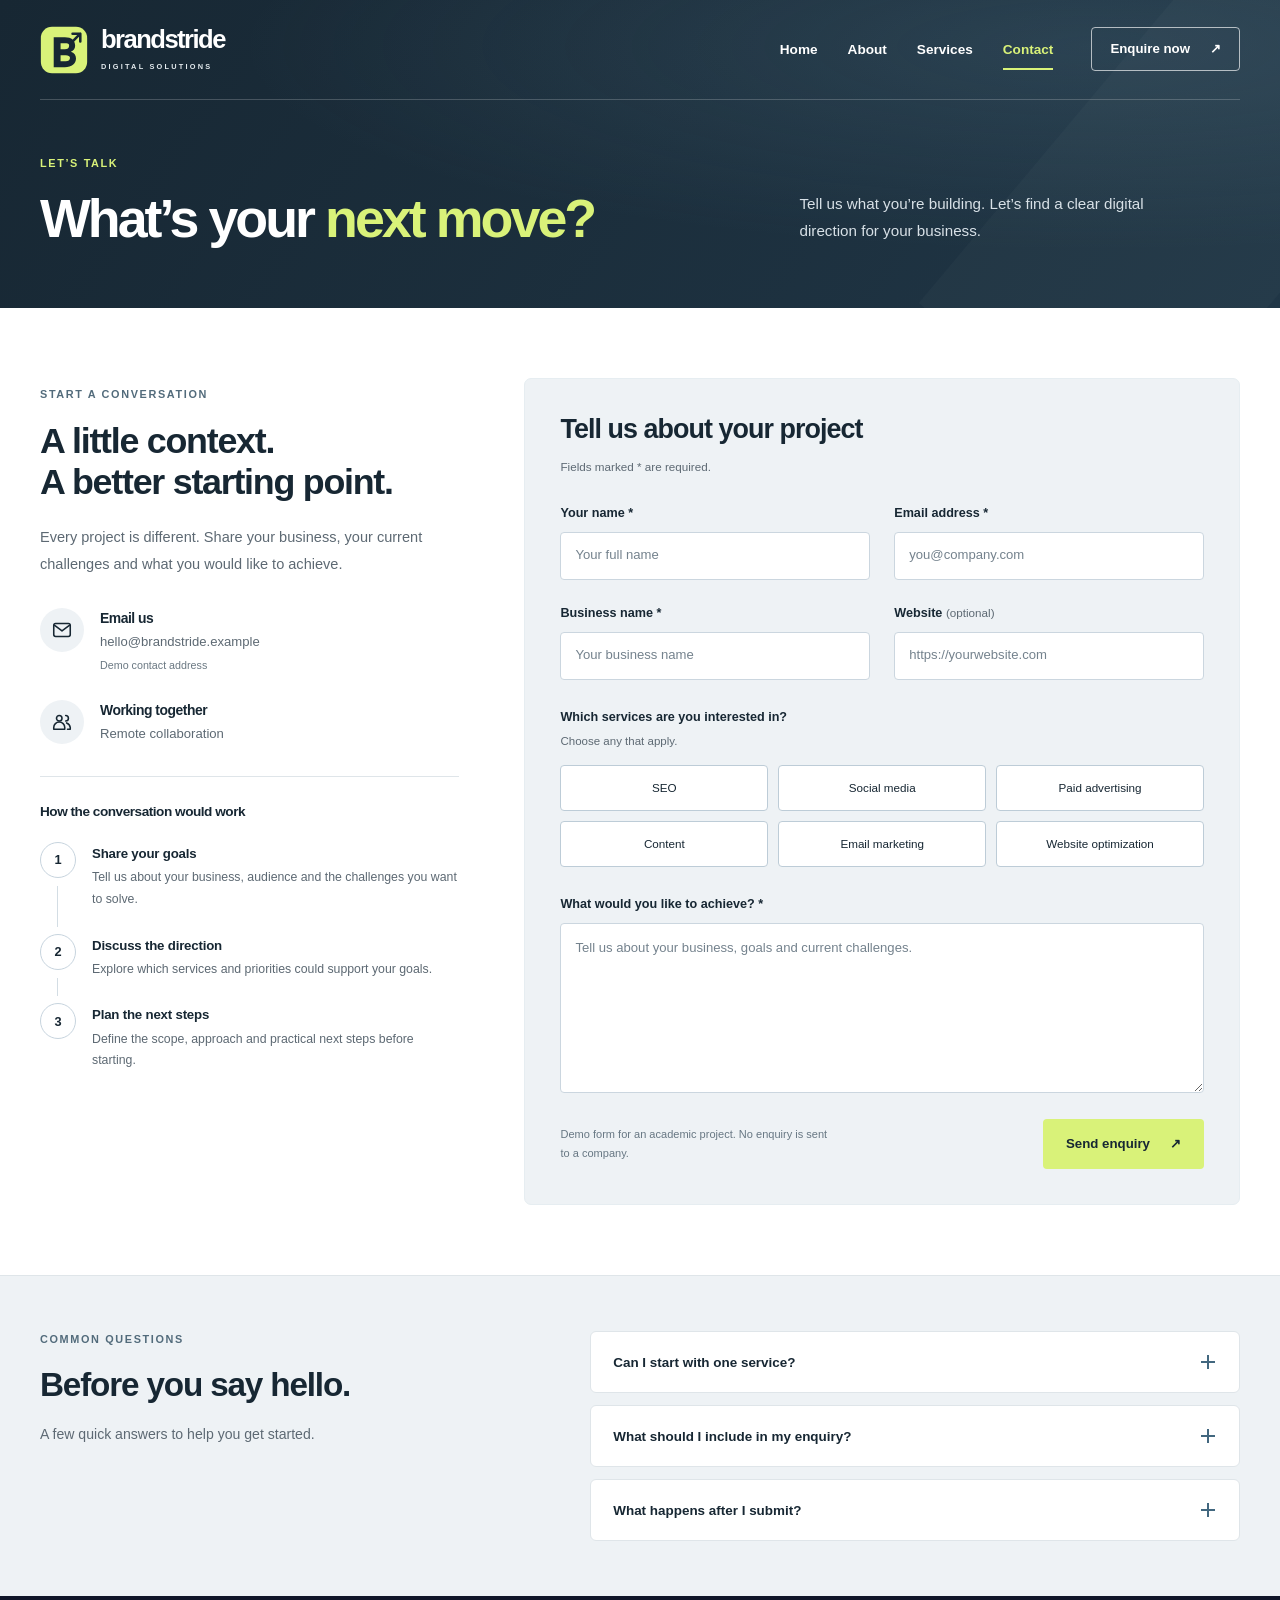
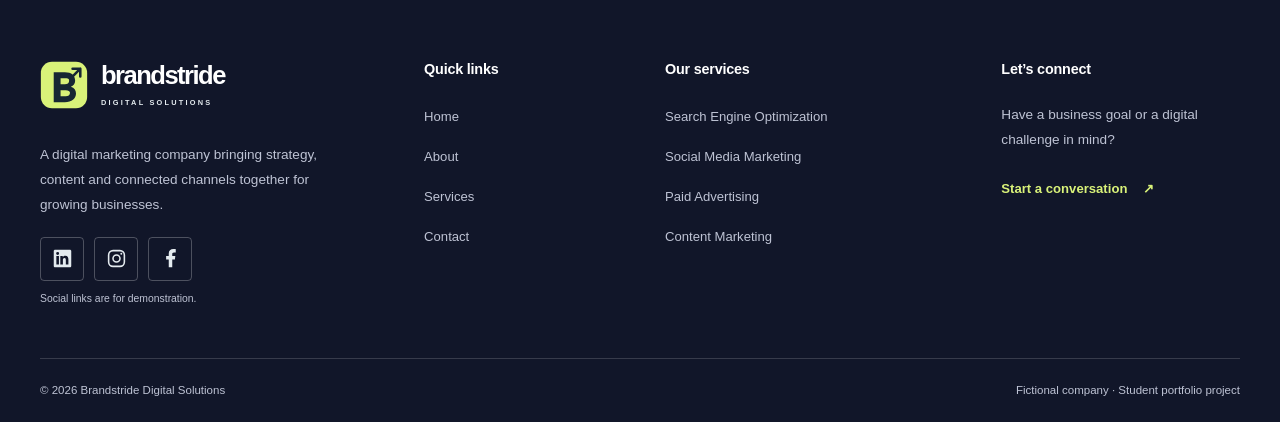
<file: contact.html>
<!DOCTYPE html>
<html lang="en">
<head>
  <meta charset="UTF-8">
  <meta name="viewport" content="width=device-width, initial-scale=1.0">

  <title>Contact | Brandstride Digital Solutions</title>

  <meta
    name="description"
    content="Tell Brandstride about your business, digital marketing goals and next project."
  >


  <link rel="stylesheet" href="Css/style.css">
  <link rel="stylesheet" href="Css/responsive.css">

  <script src="js/script.js" defer></script>
</head>

<body class="contact-page">

  <a class="skip-link" href="#main-content">Skip to main content</a>

  <!-- SHARED LOGO -->
  <svg
    class="logo-definitions"
    xmlns="http://www.w3.org/2000/svg"
    width="0"
    height="0"
    aria-hidden="true"
    focusable="false"
  >
    <defs>
      <symbol id="brandstride-mark" viewBox="0 0 56 56">
        <rect
          x="1" y="1" width="54" height="54" rx="13"
          fill="currentColor"
        />

        <path
          d="M16 13h13c8 0 12 4 12 10 0 3-2 6-5 7 4 1 6 4 6 8 0 6-5 10-13 10H16V13Z"
          fill="#172733"
        />

        <path
          d="M24 20v7h5c3 0 5-1 5-4s-2-3-5-3h-5Zm0 14v7h6c3 0 5-1 5-4 0-2-2-3-5-3h-6Z"
          fill="currentColor"
        />

        <path
          d="M38 9h9v9M39 17l8-8"
          fill="none"
          stroke="#172733"
          stroke-width="3"
          stroke-linecap="round"
          stroke-linejoin="round"
        />
      </symbol>
    </defs>
  </svg>

  <!-- NAVBAR -->
  <header class="site-header">
    <div class="container header-inner">

      <a class="brand" href="index.html" aria-label="Brandstride home">
        <svg
          class="brand-symbol"
          width="48"
          height="48"
          viewBox="0 0 56 56"
          aria-hidden="true"
          focusable="false"
        >
          <use href="#brandstride-mark"></use>
        </svg>

        <span class="brand-name">
          brandstride
          <span class="brand-tagline">DIGITAL SOLUTIONS</span>
        </span>
      </a>

      <button
        class="menu-toggle"
        type="button"
        aria-label="Open navigation"
        aria-controls="main-navigation"
        aria-expanded="false"
      >
        <span></span>
        <span></span>
        <span></span>
      </button>

      <nav
        class="main-navigation"
        id="main-navigation"
        aria-label="Main navigation"
      >
        <a href="index.html">Home</a>
        <a href="about.html">About</a>
        <a href="services.html">Services</a>
        <a href="contact.html" aria-current="page">Contact</a>

        <a
          class="btn nav-cta"
          href="contact.html#contact-form"
          aria-haspopup="dialog"
          aria-controls="enquiry-dialog"
          data-enquiry-open
        >
          Enquire now
          <span aria-hidden="true">↗</span>
        </a>
      </nav>

    </div>
  </header>

  <main id="main-content">

    <!-- COMPACT HERO -->
    <section class="contact-hero" aria-labelledby="contact-title">
      <div class="container contact-hero-layout">

        <div>
          <p class="eyebrow">LET’S TALK</p>

          <h1 id="contact-title">
            What’s your <span>next move?</span>
          </h1>
        </div>

        <p class="contact-hero-description">
          Tell us what you’re building. Let’s find a clear
          digital direction for your business.
        </p>

      </div>
    </section>

    <!-- CONTACT AND ENQUIRY FORM -->
    <section class="section contact-section" aria-labelledby="contact-section-title">
      <div class="container contact-layout">

        <div class="contact-intro">
          <p class="eyebrow">START A CONVERSATION</p>

          <h2 id="contact-section-title">
            A little context.<br>
            A better starting point.
          </h2>

          <p class="contact-intro-description">
            Every project is different. Share your business,
            your current challenges and what you would like
            to achieve.
          </p>

          <div class="contact-info-list">

            <div class="contact-info-item">
              <span class="contact-info-icon" aria-hidden="true">
                <svg viewBox="0 0 24 24" fill="none">
                  <rect
                    x="3" y="5" width="18" height="14" rx="2"
                    stroke="currentColor" stroke-width="1.7"
                  />
                  <path
                    d="m4 7 8 6 8-6"
                    stroke="currentColor"
                    stroke-width="1.7"
                    stroke-linecap="round"
                    stroke-linejoin="round"
                  />
                </svg>
              </span>

              <div>
                <h3>Email us</h3>
                <p>hello@brandstride.example</p>
                <span class="contact-info-note">Demo contact address</span>
              </div>
            </div>

            <div class="contact-info-item">
              <span class="contact-info-icon" aria-hidden="true">
                <svg viewBox="0 0 24 24" fill="none">
                  <circle
                    cx="9" cy="8" r="3"
                    stroke="currentColor" stroke-width="1.7"
                  />
                  <path
                    d="M3 20v-2a6 6 0 0 1 12 0v2H3Zm13-15a3 3 0 0 1 0 6m2 9h3v-2a6 6 0 0 0-4-5"
                    stroke="currentColor"
                    stroke-width="1.7"
                    stroke-linecap="round"
                    stroke-linejoin="round"
                  />
                </svg>
              </span>

              <div>
                <h3>Working together</h3>
                <p>Remote collaboration</p>
              </div>
            </div>

          </div>

          <div class="contact-next-steps">
            <h3>How the conversation would work</h3>

            <ol class="contact-steps">

              <li>
                <span class="contact-step-number" aria-hidden="true">1</span>

                <div>
                  <h4>Share your goals</h4>
                  <p>
                    Tell us about your business, audience
                    and the challenges you want to solve.
                  </p>
                </div>
              </li>

              <li>
                <span class="contact-step-number" aria-hidden="true">2</span>

                <div>
                  <h4>Discuss the direction</h4>
                  <p>
                    Explore which services and priorities
                    could support your goals.
                  </p>
                </div>
              </li>

              <li>
                <span class="contact-step-number" aria-hidden="true">3</span>

                <div>
                  <h4>Plan the next steps</h4>
                  <p>
                    Define the scope, approach and practical
                    next steps before starting.
                  </p>
                </div>
              </li>

            </ol>
          </div>
        </div>

        <!-- FORM PANEL -->
        <div class="contact-form-panel">
          <h2 id="contact-form-title">Tell us about your project</h2>

          <p class="contact-form-intro">
            Fields marked <span aria-hidden="true">*</span> are required.
          </p>

          <!-- Disabled until the JavaScript submission handler is added. -->
          <form
            class="contact-form"
            id="contact-form"
            aria-labelledby="contact-form-title"
            aria-describedby="contact-form-note"
            data-contact-form
          >

            <div class="contact-form-grid">

              <div class="form-field">
                <label for="contact-name">
                  Your name <span aria-hidden="true">*</span>
                </label>

                <input
                  id="contact-name"
                  name="name"
                  type="text"
                  placeholder="Your full name"
                  autocomplete="name"
                  maxlength="100"
                  required
                >
              </div>

              <div class="form-field">
                <label for="contact-email">
                  Email address <span aria-hidden="true">*</span>
                </label>

                <input
                  id="contact-email"
                  name="email"
                  type="email"
                  placeholder="you@company.com"
                  autocomplete="email"
                  maxlength="254"
                  required
                >
              </div>

              <div class="form-field">
                <label for="contact-business">
                  Business name <span aria-hidden="true">*</span>
                </label>

                <input
                  id="contact-business"
                  name="business"
                  type="text"
                  placeholder="Your business name"
                  autocomplete="organization"
                  maxlength="150"
                  required
                >
              </div>

              <div class="form-field">
                <label for="contact-website">
                  Website <span class="optional-label">(optional)</span>
                </label>

                <input
                  id="contact-website"
                  name="website"
                  type="url"
                  placeholder="https://yourwebsite.com"
                  autocomplete="url"
                  maxlength="500"
                >
              </div>

            </div>

            <!-- CHECKBOXES ALLOW MORE THAN ONE SERVICE -->
            <fieldset class="service-choice-fieldset">
              <legend>Which services are you interested in?</legend>

              <p class="service-choice-hint">
                Choose any that apply.
              </p>

              <div class="service-choice-grid">

                <label class="service-choice">
                  <input type="checkbox" name="services" value="seo">
                  <span>SEO</span>
                </label>

                <label class="service-choice">
                  <input type="checkbox" name="services" value="social-media">
                  <span>Social media</span>
                </label>

                <label class="service-choice">
                  <input type="checkbox" name="services" value="paid-advertising">
                  <span>Paid advertising</span>
                </label>

                <label class="service-choice">
                  <input type="checkbox" name="services" value="content-marketing">
                  <span>Content</span>
                </label>

                <label class="service-choice">
                  <input type="checkbox" name="services" value="email-marketing">
                  <span>Email marketing</span>
                </label>

                <label class="service-choice">
                  <input type="checkbox" name="services" value="website-optimization">
                  <span>Website optimization</span>
                </label>

              </div>
            </fieldset>

            <div class="form-field message-field">
              <label for="contact-message">
                What would you like to achieve?
                <span aria-hidden="true">*</span>
              </label>

              <textarea
                id="contact-message"
                name="message"
                rows="6"
                placeholder="Tell us about your business, goals and current challenges."
                maxlength="3000"
                required
              ></textarea>
            </div>

            <div class="contact-form-bottom">
              <p class="contact-form-note" id="contact-form-note">
                Demo form for an academic project.
                No enquiry is sent to a company.
              </p>

              <button
                class="btn contact-btn-lime"
                type="submit"
                data-contact-submit
                disabled
              >
                Send enquiry
                <span aria-hidden="true">↗</span>
              </button>
            </div>

            <p
              class="contact-form-status"
              id="contact-form-status"
              role="status"
              aria-live="polite"
              aria-atomic="true"
              data-contact-status
            ></p>

            <noscript>
              <p class="contact-noscript">
                Enable JavaScript to use the demo enquiry form.
              </p>
            </noscript>

          </form>
        </div>

      </div>
    </section>

    <!-- FAQ -->
    <section class="section contact-faq-section" aria-labelledby="contact-faq-title">
      <div class="container faq-layout">

        <div class="faq-intro">
          <p class="eyebrow">COMMON QUESTIONS</p>

          <h2 id="contact-faq-title">
            Before you say hello.
          </h2>

          <p>A few quick answers to help you get started.</p>
        </div>

        <div class="faq-list">

          <details class="faq-item">
            <summary>
              Can I start with one service?
              <span class="faq-indicator" aria-hidden="true"></span>
            </summary>

            <div class="faq-answer">
              <p>
                Yes. You can begin with one focused service.
                If other channels could support your goal,
                we would explain the options and help you prioritize.
              </p>
            </div>
          </details>

          <details class="faq-item">
            <summary>
              What should I include in my enquiry?
              <span class="faq-indicator" aria-hidden="true"></span>
            </summary>

            <div class="faq-answer">
              <p>
                Include a short introduction to your business,
                your audience, your main goal and any current
                challenges. A website link is useful if you have one.
              </p>
            </div>
          </details>

          <details class="faq-item">
            <summary>
              What happens after I submit?
              <span class="faq-indicator" aria-hidden="true"></span>
            </summary>

            <div class="faq-answer">
              <p>
                This academic project demonstrates form validation
                and a confirmation message. It does not send an email
                or create a real enquiry. In a live website, the team
                would review your message and discuss suitable next steps.
              </p>
            </div>
          </details>

        </div>

      </div>
    </section>

  </main>

  <!-- SHARED FOOTER -->
  <footer class="site-footer">
    <div class="container footer-layout">

      <div class="footer-brand-column">

        <a class="brand" href="index.html" aria-label="Brandstride Digital Solutions home">
          <svg
            class="brand-symbol"
            width="48"
            height="48"
            viewBox="0 0 56 56"
            aria-hidden="true"
            focusable="false"
          >
            <use href="#brandstride-mark"></use>
          </svg>

          <span class="brand-name">
            brandstride
            <span class="brand-tagline">DIGITAL SOLUTIONS</span>
          </span>
        </a>

        <p>
          A digital marketing company bringing strategy, content
          and connected channels together for growing businesses.
        </p>
        <!-- Demo social links: replace with company profiles when available. -->
        <nav class="footer-socials" aria-label="Social media">
          <a href="https://www.linkedin.com/" target="_blank" rel="noopener noreferrer" aria-label="LinkedIn — demo platform link, opens in a new tab">
            <svg viewBox="0 0 24 24" width="21" height="21" aria-hidden="true" focusable="false"><path d="M20.45 2H3.55C2.69 2 2 2.68 2 3.52v16.96C2 21.32 2.69 22 3.55 22h16.9c.86 0 1.55-.68 1.55-1.52V3.52C22 2.68 21.31 2 20.45 2ZM7.93 18.75H4.98V9.2h2.95v9.55ZM6.45 7.9a1.71 1.71 0 1 1 0-3.42 1.71 1.71 0 0 1 0 3.42Zm12.3 10.85H15.8V14.1c0-1.11-.02-2.54-1.55-2.54-1.55 0-1.79 1.21-1.79 2.46v4.73H9.51V9.2h2.83v1.3h.04c.39-.74 1.36-1.52 2.79-1.52 2.99 0 3.58 1.97 3.58 4.53v5.24Z" fill="currentColor"/></svg>
          </a>
          <a href="https://www.instagram.com/" target="_blank" rel="noopener noreferrer" aria-label="Instagram — demo platform link, opens in a new tab">
            <svg viewBox="0 0 24 24" width="21" height="21" aria-hidden="true" focusable="false"><rect x="3" y="3" width="18" height="18" rx="5" fill="none" stroke="currentColor" stroke-width="1.8"/><circle cx="12" cy="12" r="4" fill="none" stroke="currentColor" stroke-width="1.8"/><circle cx="17.5" cy="6.5" r="1.1" fill="currentColor"/></svg>
          </a>
          <a href="https://www.facebook.com/" target="_blank" rel="noopener noreferrer" aria-label="Facebook — demo platform link, opens in a new tab">
            <svg viewBox="0 0 24 24" width="21" height="21" aria-hidden="true" focusable="false"><path d="M14 22v-9h3l.5-4H14V7c0-1.16.33-2 2-2h2V1.4c-.35-.05-1.55-.15-2.95-.15C12.13 1.25 10 3.07 10 6.4V9H7v4h3v9h4Z" fill="currentColor"/></svg>
          </a>
        </nav>
        <p class="footer-social-note">Social links are for demonstration.</p>


      </div>

      <div class="footer-column">
        <h2>Quick links</h2>

        <ul>
          <li><a href="index.html">Home</a></li>
          <li><a href="about.html">About</a></li>
          <li><a href="services.html">Services</a></li>
          <li><a href="contact.html">Contact</a></li>
        </ul>
      </div>

      <div class="footer-column">
        <h2>Our services</h2>

        <ul>
          <li>
            <a href="services.html#seo">
              Search Engine Optimization
            </a>
          </li>
          <li>
            <a href="services.html#social-media">
              Social Media Marketing
            </a>
          </li>
          <li>
            <a href="services.html#paid-advertising">
              Paid Advertising
            </a>
          </li>
          <li>
            <a href="services.html#content-marketing">
              Content Marketing
            </a>
          </li>
        </ul>
      </div>

      <div class="footer-column footer-connect">
        <h2>Let’s connect</h2>

        <p>
          Have a business goal or a digital challenge in mind?
        </p>

        <a class="footer-contact-link" href="contact.html">
          Start a conversation
          <span aria-hidden="true">↗</span>
        </a>
      </div>

    </div>

    <div class="container footer-bottom">
      <p>
        &copy; <span id="copyright-year">2026</span>
        Brandstride Digital Solutions
      </p>

      <p>Fictional company · Student portfolio project</p>
    </div>
  </footer>

  <!-- SHARED ENQUIRY POPUP: opened by the upcoming JavaScript -->
  <dialog
    class="enquiry-dialog"
    id="enquiry-dialog"
    aria-labelledby="enquiry-title"
    aria-describedby="enquiry-description"
    data-enquiry-dialog
  >
    <div class="enquiry-layout">

      <aside class="enquiry-intro">
        <p class="enquiry-eyebrow">YOUR NEXT DIGITAL STEP</p>

        <h2 id="enquiry-title">
          Ready for your <span>next move?</span>
        </h2>

        <p id="enquiry-description">
          Tell us about your business. Let’s connect your goals
          with a clear digital direction.
        </p>

        <ul class="enquiry-highlights">
          <li>Strategy shaped around your goals</li>
          <li>Connected digital marketing services</li>
          <li>Clear communication from the start</li>
        </ul>

        <span class="enquiry-art" aria-hidden="true">↗</span>

        <p class="enquiry-intro-note">
          Clear thinking. Connected growth.
        </p>
      </aside>

      <div class="enquiry-form-panel">
        <form method="dialog" class="enquiry-close-form">
          <button
            class="enquiry-close"
            type="submit"
            value="cancel"
            aria-label="Close enquiry form"
            data-enquiry-close
          >
            <span aria-hidden="true">×</span>
          </button>
        </form>

        <p class="enquiry-eyebrow">ENQUIRE NOW</p>
        <h3 id="enquiry-form-title">Tell us what you have in mind.</h3>
        <p class="enquiry-form-description">
          Fields marked <span aria-hidden="true">*</span> are required.
        </p>

        <form
          class="enquiry-form"
          id="enquiry-form"
          aria-labelledby="enquiry-form-title"
          aria-describedby="enquiry-form-note"
          data-enquiry-form
        >
          <div class="enquiry-field">
            <label for="enquiry-name">Your name <span aria-hidden="true">*</span></label>
            <input
              id="enquiry-name" name="name" type="text"
              placeholder="Your full name" autocomplete="name"
              maxlength="100" required autofocus
            >
          </div>

          <div class="enquiry-field">
            <label for="enquiry-email">Email address <span aria-hidden="true">*</span></label>
            <input
              id="enquiry-email" name="email" type="email"
              placeholder="you@company.com" autocomplete="email"
              maxlength="254" required
            >
          </div>

          <div class="enquiry-field">
            <label for="enquiry-phone">Phone number <span class="enquiry-optional">(optional)</span></label>
            <input
              id="enquiry-phone" name="phone" type="tel"
              placeholder="Your contact number" autocomplete="tel"
              maxlength="30"
            >
          </div>

          <div class="enquiry-field">
            <label for="enquiry-service">Service interested in <span aria-hidden="true">*</span></label>
            <select id="enquiry-service" name="service" required>
              <option value="" disabled selected>Select a service</option>
              <option value="seo">Search Engine Optimization</option>
              <option value="social-media">Social Media Marketing</option>
              <option value="paid-advertising">Paid Advertising</option>
              <option value="content-marketing">Content Marketing</option>
              <option value="email-marketing">Email Marketing</option>
              <option value="website-optimization">Website Optimization</option>
              <option value="not-sure">Help me choose</option>
            </select>
          </div>

          <div class="enquiry-field">
            <label for="enquiry-message">Your goals <span aria-hidden="true">*</span></label>
            <textarea
              id="enquiry-message" name="message" rows="3"
              placeholder="A little about your business and what you want to achieve."
              maxlength="3000" required
            ></textarea>
          </div>

          <button class="enquiry-submit" type="submit" data-enquiry-submit disabled>
            Send enquiry <span aria-hidden="true">↗</span>
          </button>

          <p class="enquiry-form-note" id="enquiry-form-note">
            Academic project demo. No enquiry is sent to a company.
          </p>

          <p
            class="enquiry-status" role="status" aria-live="polite"
            aria-atomic="true" data-enquiry-status
          ></p>
        </form>
      </div>

    </div>
  </dialog>


</body>
</html>
</file>
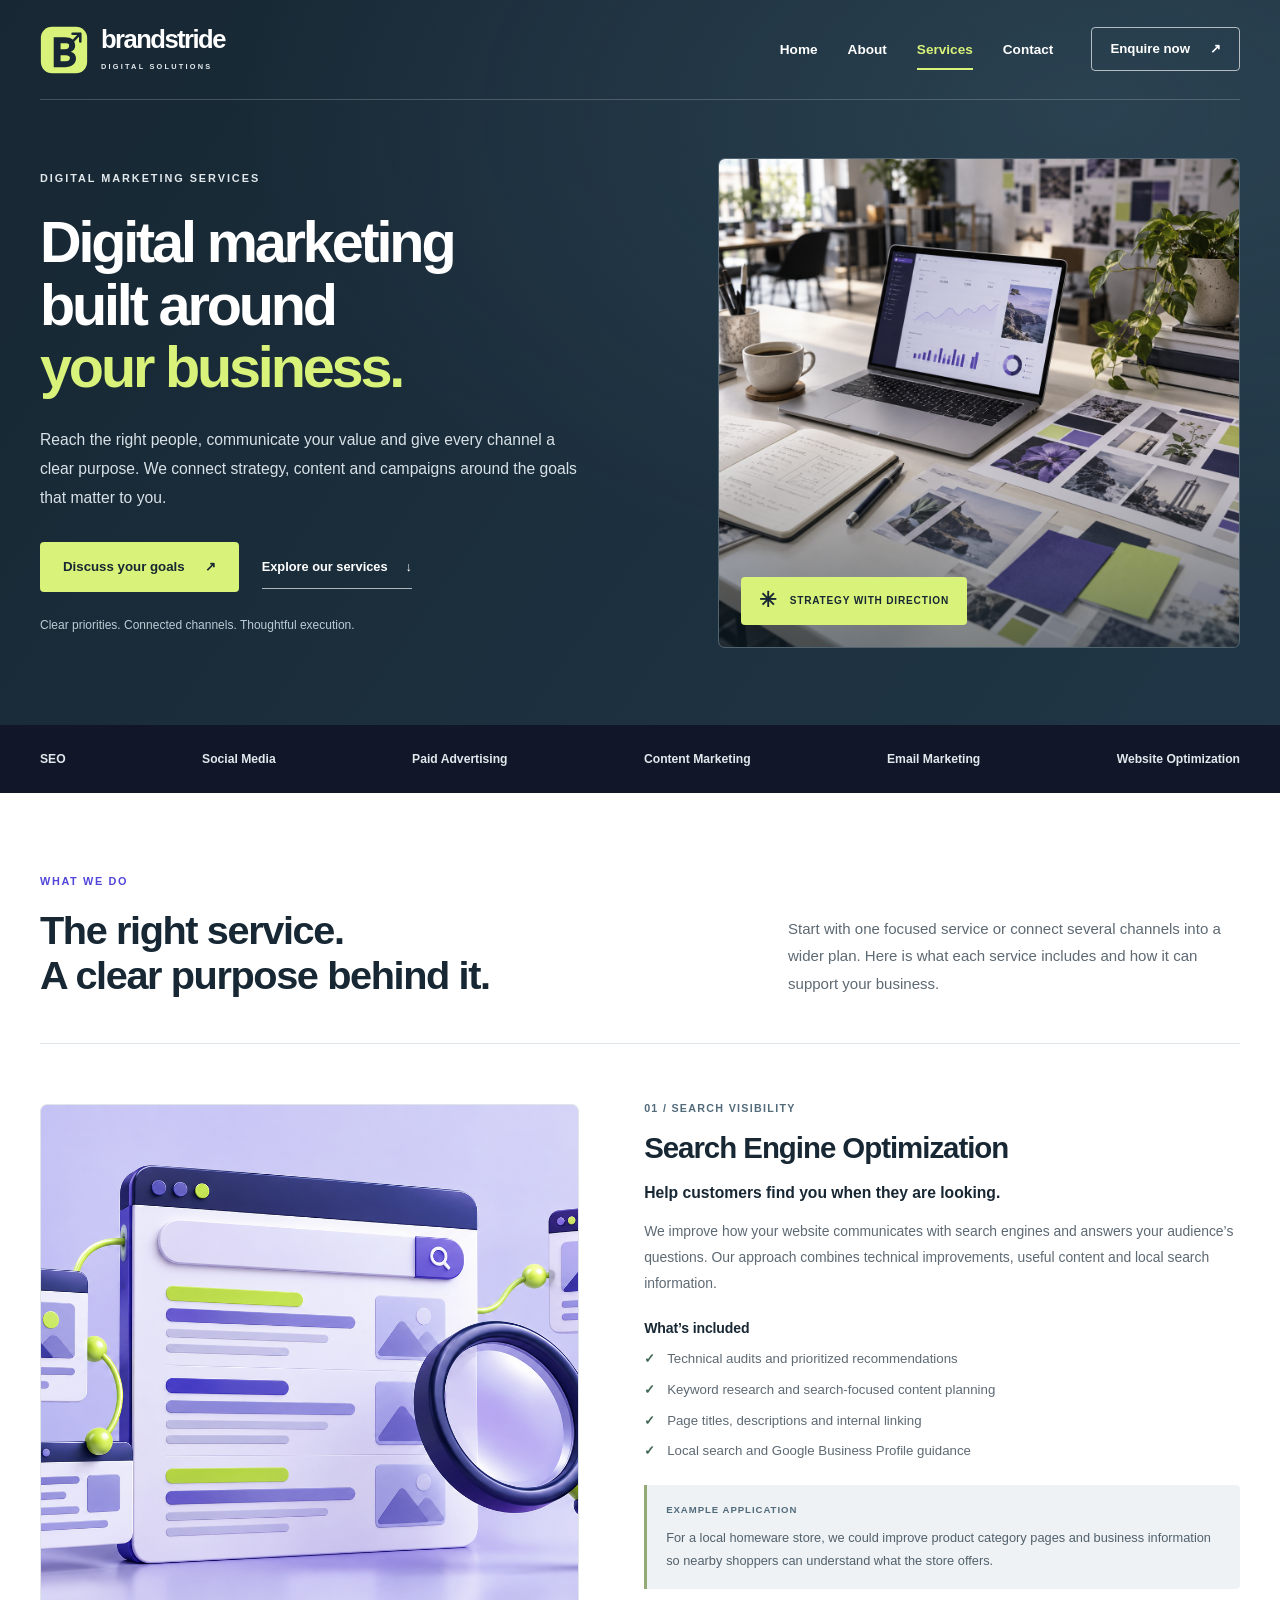
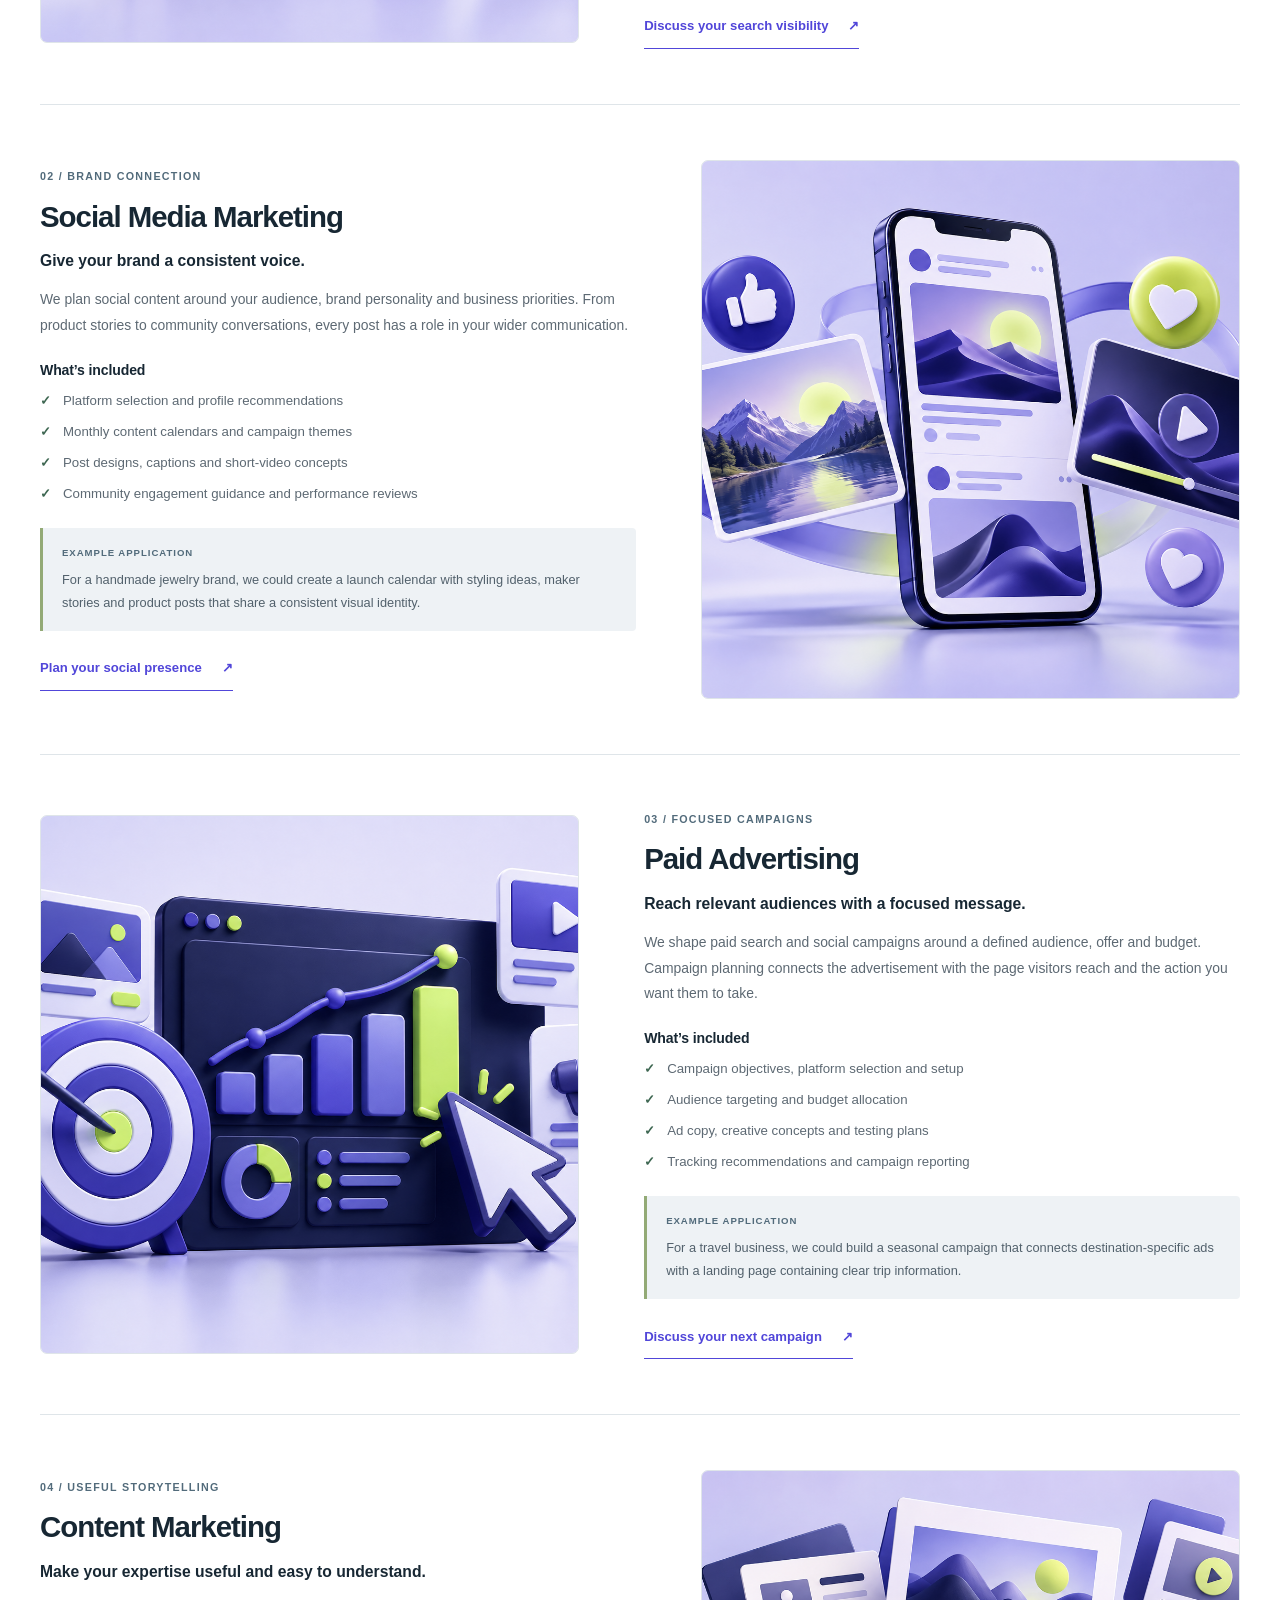
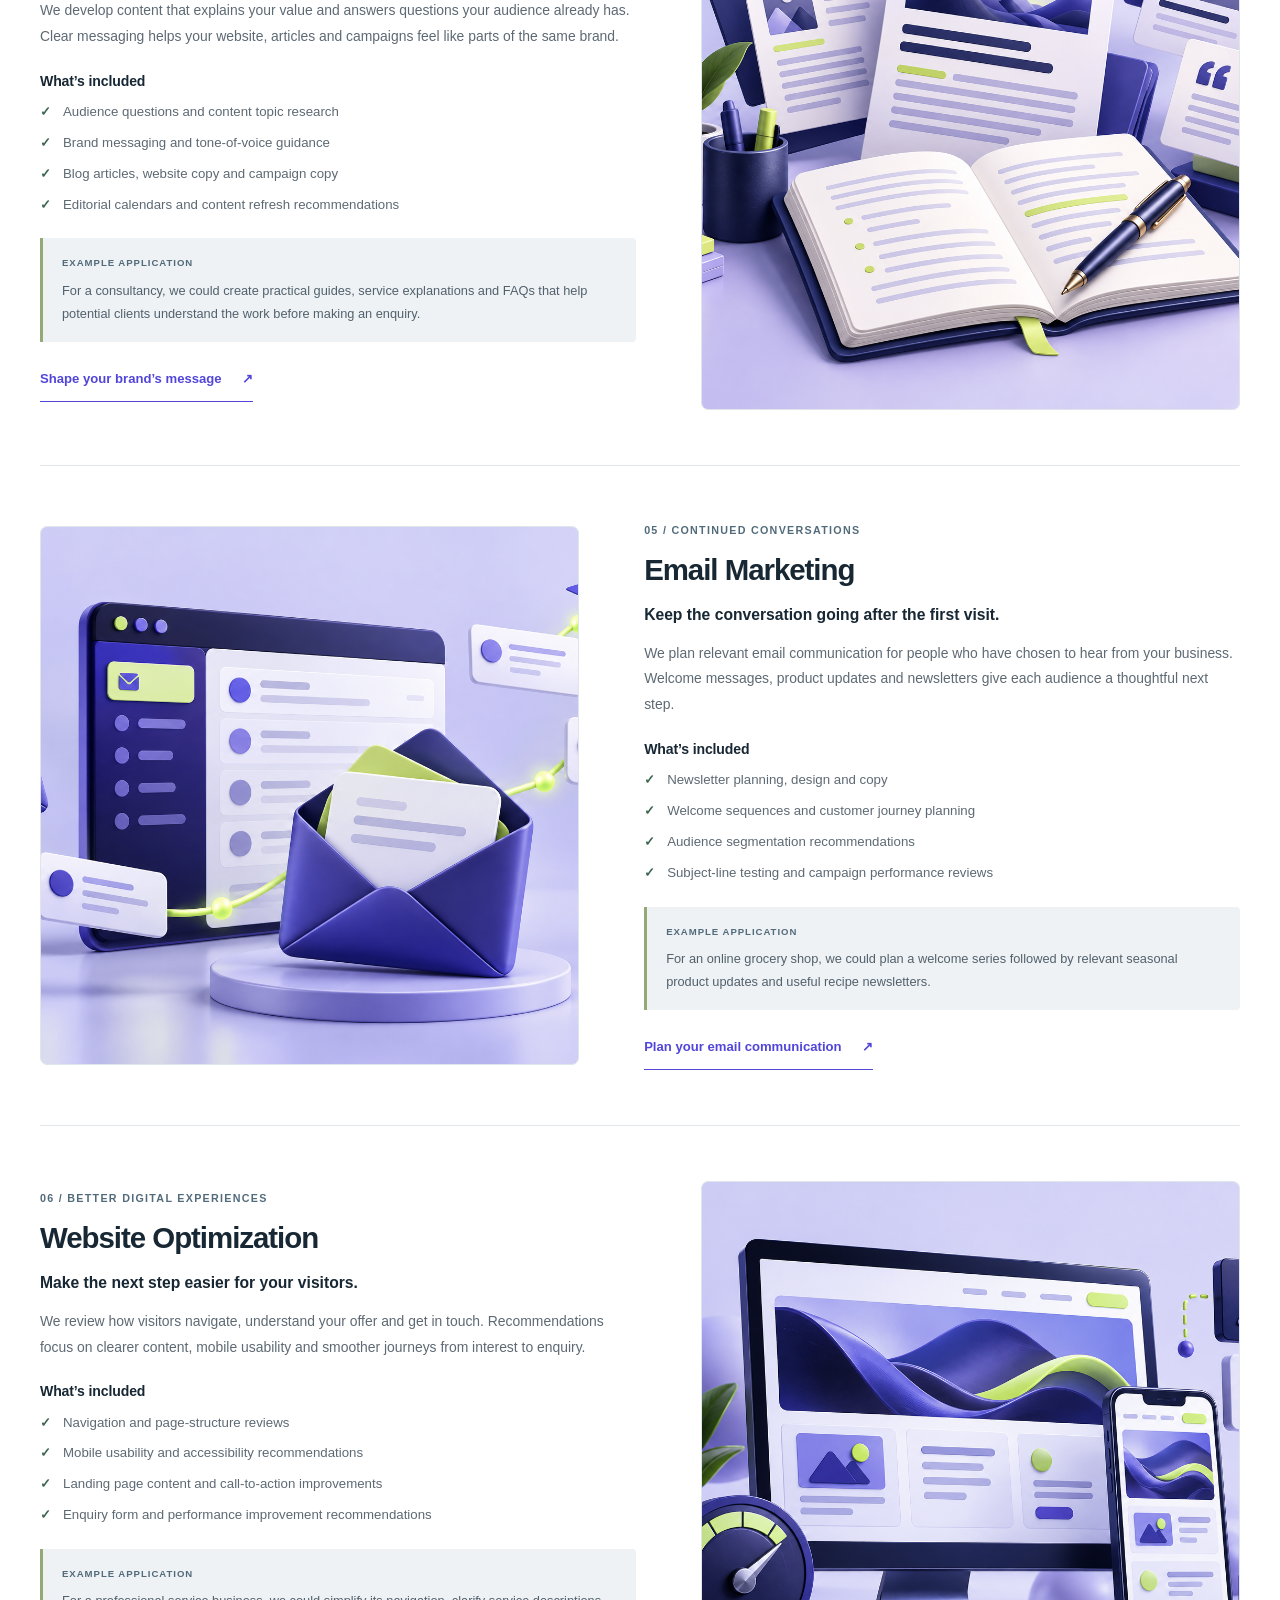
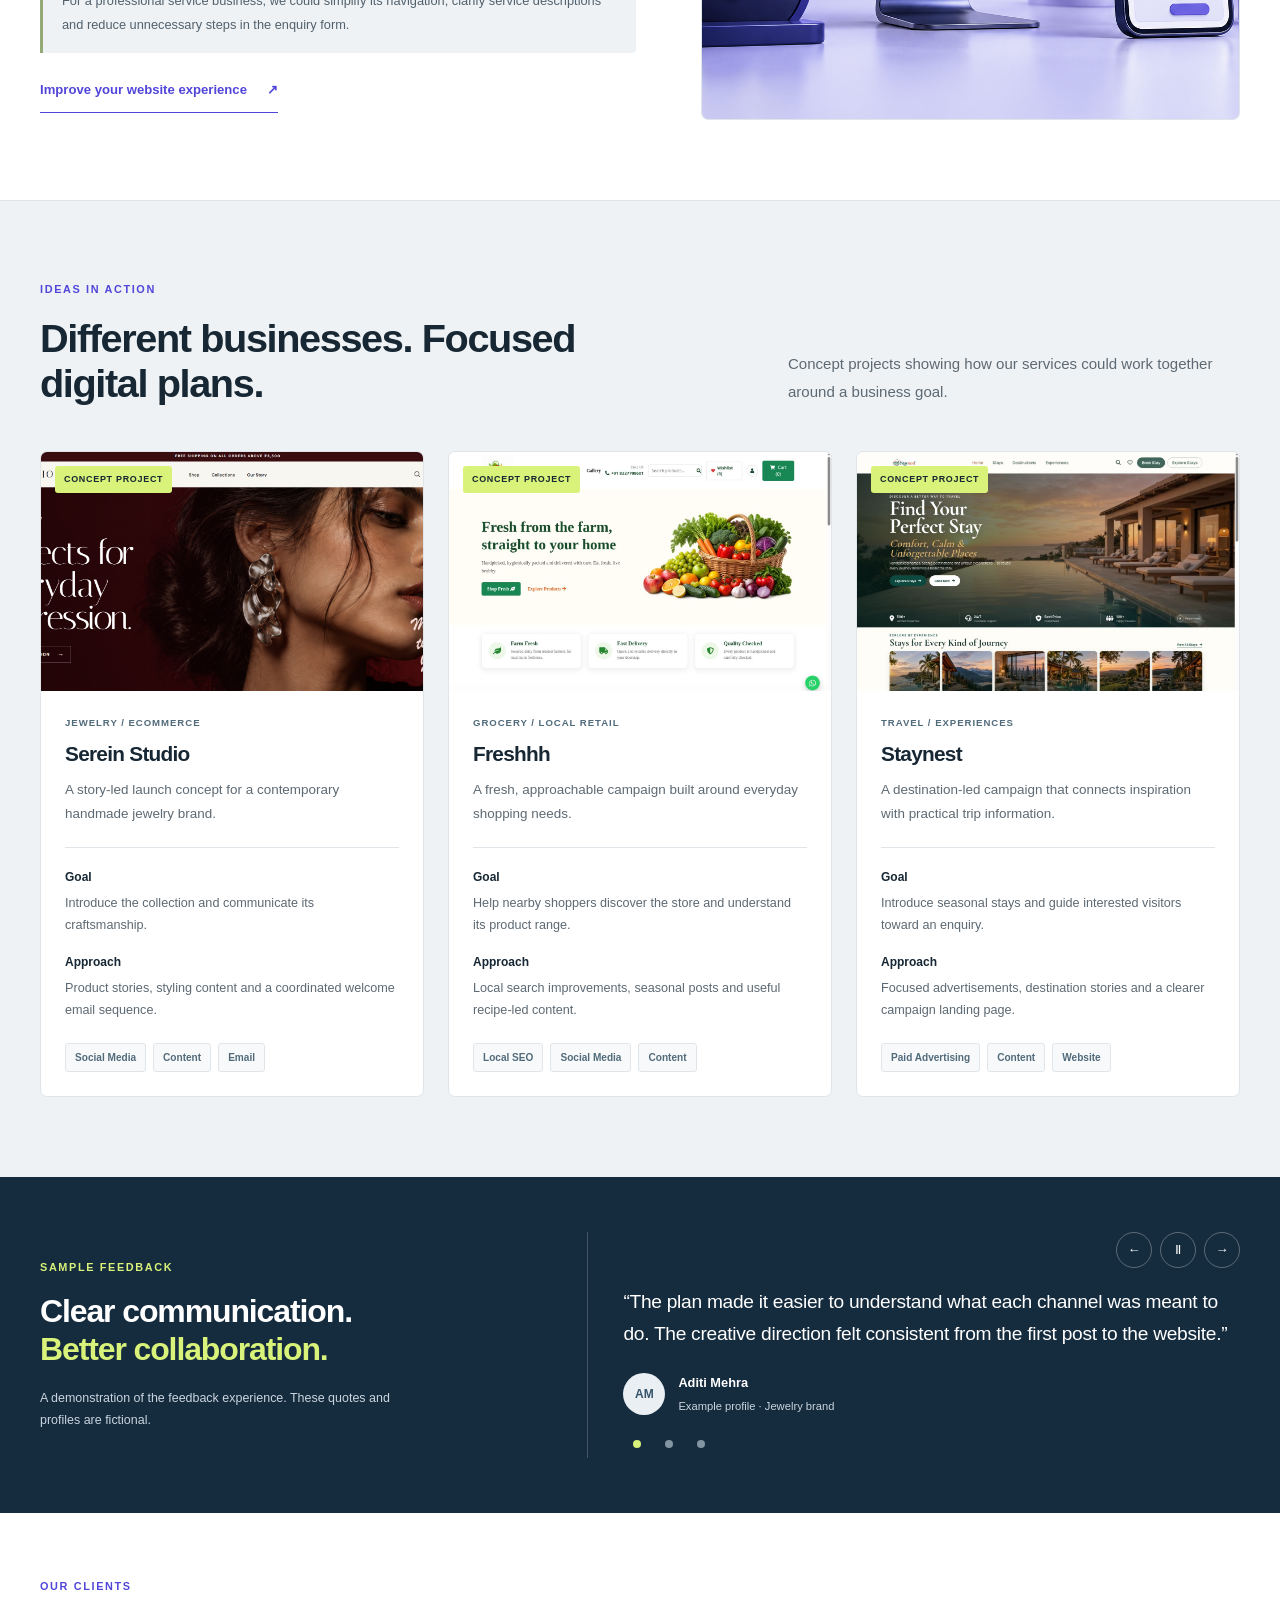
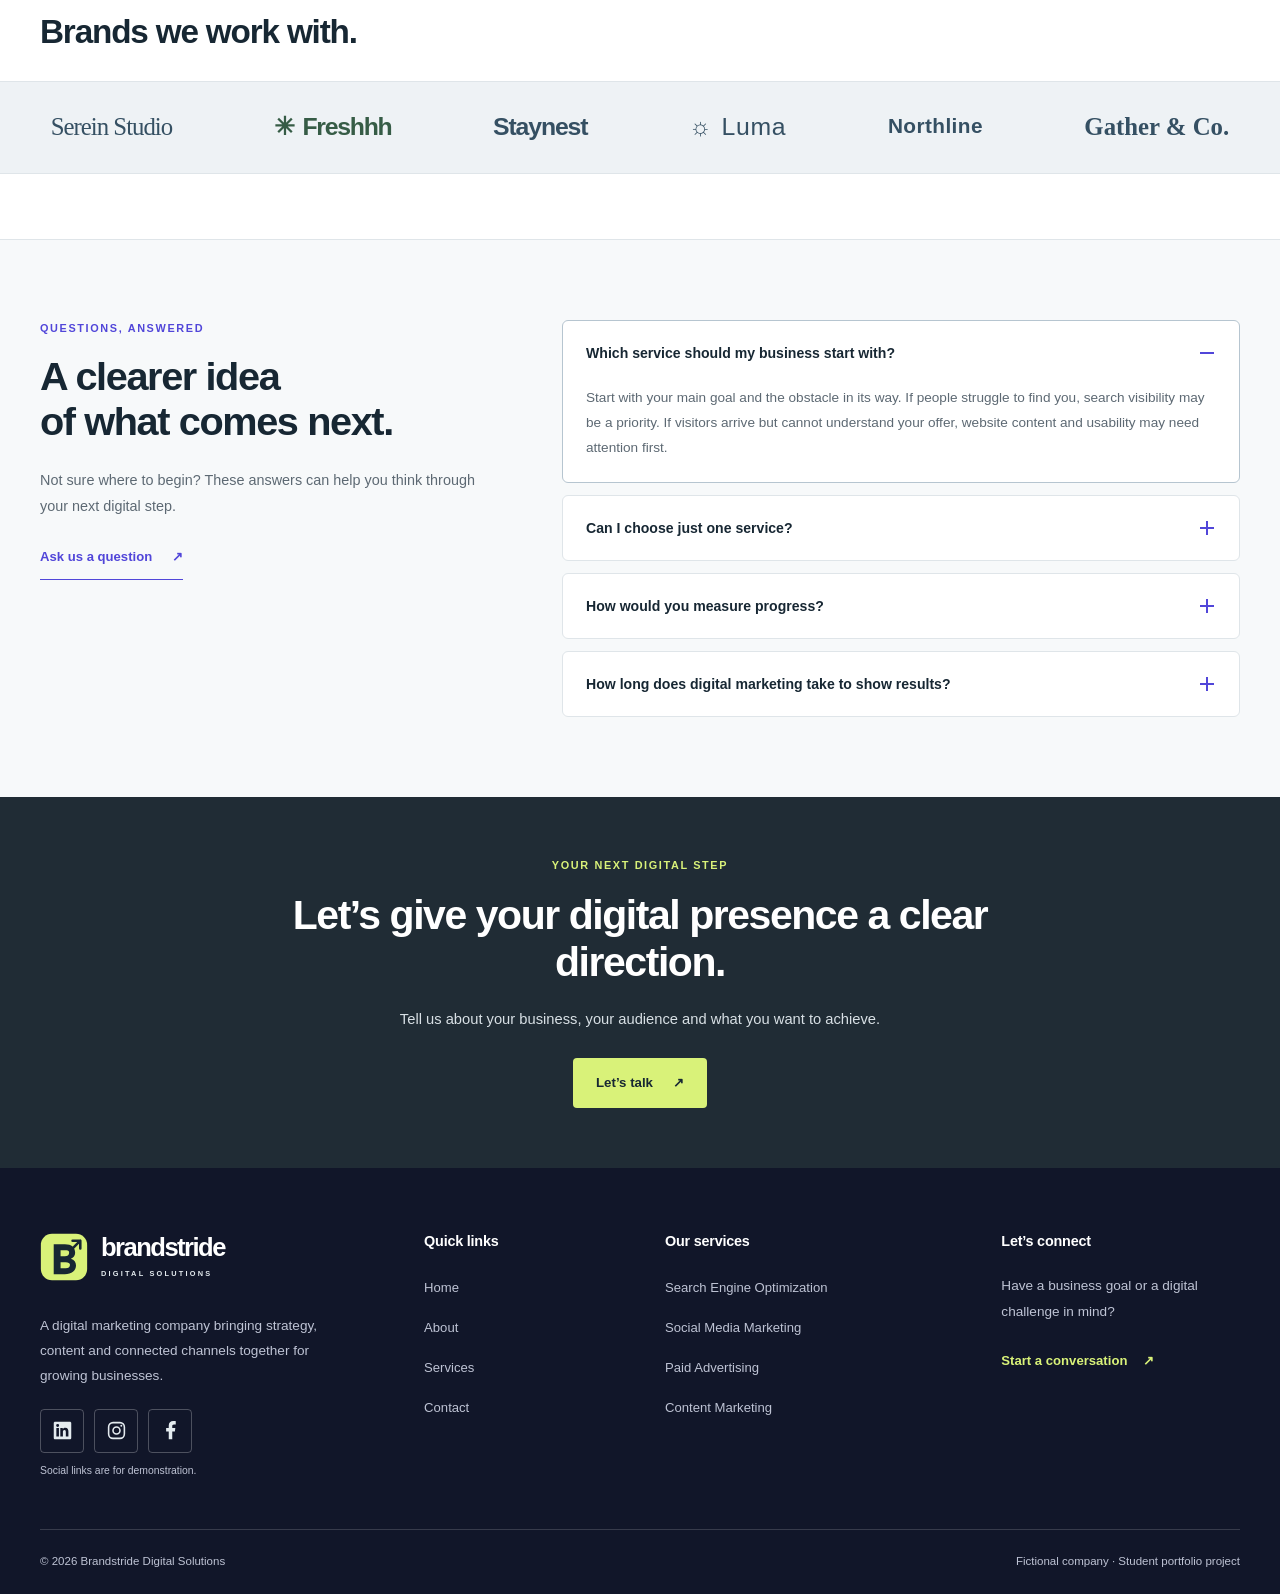
<file: services.html>
<!DOCTYPE html>
<html lang="en">
<head>
  <meta charset="UTF-8">
  <meta name="viewport" content="width=device-width, initial-scale=1.0">

  <title>Digital Marketing Services | Brandstride Digital Solutions</title>

  <meta
    name="description"
    content="Explore Brandstride's SEO, social media, paid advertising, content, email marketing and website optimization services."
  >


  <link rel="stylesheet" href="Css/style.css">
  <link rel="stylesheet" href="Css/responsive.css">

  <script src="js/script.js" defer></script>
  <script src="js/services.js" defer></script>
</head>

<body class="services-page">

  <a class="skip-link" href="#main-content">Skip to main content</a>

  <!-- SHARED LOGO -->
  <svg
    class="logo-definitions"
    xmlns="http://www.w3.org/2000/svg"
    width="0"
    height="0"
    aria-hidden="true"
    focusable="false"
  >
    <defs>
      <symbol id="brandstride-mark" viewBox="0 0 56 56">
        <rect
          x="1" y="1" width="54" height="54" rx="13"
          fill="currentColor"
        />

        <path
          d="M16 13h13c8 0 12 4 12 10 0 3-2 6-5 7 4 1 6 4 6 8 0 6-5 10-13 10H16V13Z"
          fill="#172733"
        />

        <path
          d="M24 20v7h5c3 0 5-1 5-4s-2-3-5-3h-5Zm0 14v7h6c3 0 5-1 5-4 0-2-2-3-5-3h-6Z"
          fill="currentColor"
        />

        <path
          d="M38 9h9v9M39 17l8-8"
          fill="none"
          stroke="#172733"
          stroke-width="3"
          stroke-linecap="round"
          stroke-linejoin="round"
        />
      </symbol>
    </defs>
  </svg>

  <!-- NAVBAR -->
  <header class="site-header">
    <div class="container header-inner">

      <a class="brand" href="index.html" aria-label="Brandstride home">
        <svg
          class="brand-symbol"
          width="48" height="48" viewBox="0 0 56 56"
          aria-hidden="true" focusable="false"
        >
          <use href="#brandstride-mark"></use>
        </svg>

        <span class="brand-name">
          brandstride
          <span class="brand-tagline">DIGITAL SOLUTIONS</span>
        </span>
      </a>

      <button
        class="menu-toggle"
        type="button"
        aria-label="Open navigation"
        aria-controls="main-navigation"
        aria-expanded="false"
      >
        <span></span>
        <span></span>
        <span></span>
      </button>

      <nav
        class="main-navigation"
        id="main-navigation"
        aria-label="Main navigation"
      >
        <a href="index.html">Home</a>
        <a href="about.html">About</a>
        <a href="services.html" aria-current="page">Services</a>
        <a href="contact.html">Contact</a>

        <a
          class="btn nav-cta"
          href="contact.html#contact-form"
          aria-haspopup="dialog"
          aria-controls="enquiry-dialog"
          data-enquiry-open
        >
          Enquire now
          <span aria-hidden="true">↗</span>
        </a>
      </nav>

    </div>
  </header>

  <main id="main-content">

    <!-- HERO -->
    <section class="services-hero" aria-labelledby="services-title">
      <div class="container services-hero-layout">

        <div class="services-hero-content">
          <p class="eyebrow">DIGITAL MARKETING SERVICES</p>

          <h1 class="services-title" id="services-title">
            <span>Digital marketing</span>
            <span>built around</span>
            <span class="accent-text">your business.</span>
          </h1>

          <p class="services-hero-description">
            Reach the right people, communicate your value and give
            every channel a clear purpose. We connect strategy,
            content and campaigns around the goals that matter to you.
          </p>

          <div class="services-hero-actions">
            <a class="btn services-btn-lime" href="contact.html">
              Discuss your goals <span aria-hidden="true">↗</span>
            </a>

            <a class="hero-text-link" href="#service-details">
              Explore our services <span aria-hidden="true">↓</span>
            </a>
          </div>

          <p class="services-hero-note">
            Clear priorities. Connected channels. Thoughtful execution.
          </p>
        </div>

        <div class="services-hero-visual">
          <img
            src="images/services-hero.png"
            alt="A creative workspace with a laptop, campaign moodboard and planning notes."
            width="1536"
            height="1024"
            fetchpriority="high"
          >

          <span class="services-hero-badge">
            <span aria-hidden="true">✳</span>
            STRATEGY WITH DIRECTION
          </span>
        </div>

      </div>
    </section>

    <!-- SERVICE SHORTCUTS -->
    <nav class="service-shortcuts" aria-label="Jump to a service">
      <div class="container">
        <ul class="service-shortcuts-list">
          <li><a href="#seo">SEO</a></li>
          <li><a href="#social-media">Social Media</a></li>
          <li><a href="#paid-advertising">Paid Advertising</a></li>
          <li><a href="#content-marketing">Content Marketing</a></li>
          <li><a href="#email-marketing">Email Marketing</a></li>
          <li><a href="#website-optimization">Website Optimization</a></li>
        </ul>
      </div>
    </nav>

    <!-- DETAILED SERVICES -->
    <section
      class="section service-details-section"
      id="service-details"
      aria-labelledby="service-details-title"
    >
      <div class="container">

        <div class="services-heading-row">
          <div>
            <p class="eyebrow">WHAT WE DO</p>

            <h2 id="service-details-title">
              The right service.<br>
              A clear purpose behind it.
            </h2>
          </div>

          <p>
            Start with one focused service or connect several channels
            into a wider plan. Here is what each service includes
            and how it can support your business.
          </p>
        </div>

        <!-- SEO -->
        <article class="service-detail" id="seo" aria-labelledby="seo-title">
          <div class="service-detail-image">
            <img
              src="images/service-seo.png"
              alt="A search interface and magnifying glass representing search engine optimization."
              width="1536" height="1024"
              loading="lazy" decoding="async"
            >
          </div>

          <div class="service-detail-content">
            <p class="service-detail-number">01 / SEARCH VISIBILITY</p>

            <h3 id="seo-title">Search Engine Optimization</h3>

            <p class="service-detail-lead">
              Help customers find you when they are looking.
            </p>

            <p>
              We improve how your website communicates with search
              engines and answers your audience’s questions. Our
              approach combines technical improvements, useful
              content and local search information.
            </p>

            <h4>What’s included</h4>

            <ul class="service-deliverables">
              <li>Technical audits and prioritized recommendations</li>
              <li>Keyword research and search-focused content planning</li>
              <li>Page titles, descriptions and internal linking</li>
              <li>Local search and Google Business Profile guidance</li>
            </ul>

            <aside class="service-example" aria-label="SEO example">
              <p class="service-example-label">EXAMPLE APPLICATION</p>
              <p>
                For a local homeware store, we could improve product
                category pages and business information so nearby
                shoppers can understand what the store offers.
              </p>
            </aside>

            <a class="text-link" href="contact.html?service=seo">
              Discuss your search visibility <span aria-hidden="true">↗</span>
            </a>
          </div>
        </article>

        <!-- SOCIAL MEDIA -->
        <article
          class="service-detail service-detail-reverse"
          id="social-media"
          aria-labelledby="social-title"
        >
          <div class="service-detail-image">
            <img
              src="images/service-social.png"
              alt="Social media content tiles representing a coordinated brand presence."
              width="1536" height="1024"
              loading="lazy" decoding="async"
            >
          </div>

          <div class="service-detail-content">
            <p class="service-detail-number">02 / BRAND CONNECTION</p>

            <h3 id="social-title">Social Media Marketing</h3>

            <p class="service-detail-lead">
              Give your brand a consistent voice.
            </p>

            <p>
              We plan social content around your audience, brand
              personality and business priorities. From product
              stories to community conversations, every post has
              a role in your wider communication.
            </p>

            <h4>What’s included</h4>

            <ul class="service-deliverables">
              <li>Platform selection and profile recommendations</li>
              <li>Monthly content calendars and campaign themes</li>
              <li>Post designs, captions and short-video concepts</li>
              <li>Community engagement guidance and performance reviews</li>
            </ul>

            <aside class="service-example" aria-label="Social media example">
              <p class="service-example-label">EXAMPLE APPLICATION</p>
              <p>
                For a handmade jewelry brand, we could create a
                launch calendar with styling ideas, maker stories
                and product posts that share a consistent visual identity.
              </p>
            </aside>

            <a class="text-link" href="contact.html?service=social-media">
              Plan your social presence <span aria-hidden="true">↗</span>
            </a>
          </div>
        </article>

        <!-- PAID ADVERTISING -->
        <article
          class="service-detail"
          id="paid-advertising"
          aria-labelledby="paid-title"
        >
          <div class="service-detail-image">
            <img
              src="images/service-paid.png"
              alt="A target and campaign elements representing focused paid advertising."
              width="1536" height="1024"
              loading="lazy" decoding="async"
            >
          </div>

          <div class="service-detail-content">
            <p class="service-detail-number">03 / FOCUSED CAMPAIGNS</p>

            <h3 id="paid-title">Paid Advertising</h3>

            <p class="service-detail-lead">
              Reach relevant audiences with a focused message.
            </p>

            <p>
              We shape paid search and social campaigns around a
              defined audience, offer and budget. Campaign planning
              connects the advertisement with the page visitors
              reach and the action you want them to take.
            </p>

            <h4>What’s included</h4>

            <ul class="service-deliverables">
              <li>Campaign objectives, platform selection and setup</li>
              <li>Audience targeting and budget allocation</li>
              <li>Ad copy, creative concepts and testing plans</li>
              <li>Tracking recommendations and campaign reporting</li>
            </ul>

            <aside class="service-example" aria-label="Paid advertising example">
              <p class="service-example-label">EXAMPLE APPLICATION</p>
              <p>
                For a travel business, we could build a seasonal
                campaign that connects destination-specific ads
                with a landing page containing clear trip information.
              </p>
            </aside>

            <a class="text-link" href="contact.html?service=paid-advertising">
              Discuss your next campaign <span aria-hidden="true">↗</span>
            </a>
          </div>
        </article>

        <!-- CONTENT MARKETING -->
        <article
          class="service-detail service-detail-reverse"
          id="content-marketing"
          aria-labelledby="content-title"
        >
          <div class="service-detail-image">
            <img
              src="images/service-content.png"
              alt="Editorial planning materials representing content strategy and writing."
              width="1536" height="1024"
              loading="lazy" decoding="async"
            >
          </div>

          <div class="service-detail-content">
            <p class="service-detail-number">04 / USEFUL STORYTELLING</p>

            <h3 id="content-title">Content Marketing</h3>

            <p class="service-detail-lead">
              Make your expertise useful and easy to understand.
            </p>

            <p>
              We develop content that explains your value and
              answers questions your audience already has.
              Clear messaging helps your website, articles
              and campaigns feel like parts of the same brand.
            </p>

            <h4>What’s included</h4>

            <ul class="service-deliverables">
              <li>Audience questions and content topic research</li>
              <li>Brand messaging and tone-of-voice guidance</li>
              <li>Blog articles, website copy and campaign copy</li>
              <li>Editorial calendars and content refresh recommendations</li>
            </ul>

            <aside class="service-example" aria-label="Content marketing example">
              <p class="service-example-label">EXAMPLE APPLICATION</p>
              <p>
                For a consultancy, we could create practical guides,
                service explanations and FAQs that help potential
                clients understand the work before making an enquiry.
              </p>
            </aside>

            <a class="text-link" href="contact.html?service=content-marketing">
              Shape your brand’s message <span aria-hidden="true">↗</span>
            </a>
          </div>
        </article>

        <!-- EMAIL MARKETING -->
        <article
          class="service-detail"
          id="email-marketing"
          aria-labelledby="email-title"
        >
          <div class="service-detail-image">
            <img
              src="images/service-email.png"
              alt="An envelope and newsletter elements representing email marketing."
              width="1536" height="1024"
              loading="lazy" decoding="async"
            >
          </div>

          <div class="service-detail-content">
            <p class="service-detail-number">05 / CONTINUED CONVERSATIONS</p>

            <h3 id="email-title">Email Marketing</h3>

            <p class="service-detail-lead">
              Keep the conversation going after the first visit.
            </p>

            <p>
              We plan relevant email communication for people
              who have chosen to hear from your business.
              Welcome messages, product updates and newsletters
              give each audience a thoughtful next step.
            </p>

            <h4>What’s included</h4>

            <ul class="service-deliverables">
              <li>Newsletter planning, design and copy</li>
              <li>Welcome sequences and customer journey planning</li>
              <li>Audience segmentation recommendations</li>
              <li>Subject-line testing and campaign performance reviews</li>
            </ul>

            <aside class="service-example" aria-label="Email marketing example">
              <p class="service-example-label">EXAMPLE APPLICATION</p>
              <p>
                For an online grocery shop, we could plan a welcome
                series followed by relevant seasonal product updates
                and useful recipe newsletters.
              </p>
            </aside>

            <a class="text-link" href="contact.html?service=email-marketing">
              Plan your email communication <span aria-hidden="true">↗</span>
            </a>
          </div>
        </article>

        <!-- WEBSITE OPTIMIZATION -->
        <article
          class="service-detail service-detail-reverse"
          id="website-optimization"
          aria-labelledby="website-title"
        >
          <div class="service-detail-image">
            <img
              src="images/service-website.png"
              alt="A website interface representing navigation and landing page improvements."
              width="1536" height="1024"
              loading="lazy" decoding="async"
            >
          </div>

          <div class="service-detail-content">
            <p class="service-detail-number">06 / BETTER DIGITAL EXPERIENCES</p>

            <h3 id="website-title">Website Optimization</h3>

            <p class="service-detail-lead">
              Make the next step easier for your visitors.
            </p>

            <p>
              We review how visitors navigate, understand your
              offer and get in touch. Recommendations focus
              on clearer content, mobile usability and
              smoother journeys from interest to enquiry.
            </p>

            <h4>What’s included</h4>

            <ul class="service-deliverables">
              <li>Navigation and page-structure reviews</li>
              <li>Mobile usability and accessibility recommendations</li>
              <li>Landing page content and call-to-action improvements</li>
              <li>Enquiry form and performance improvement recommendations</li>
            </ul>

            <aside class="service-example" aria-label="Website optimization example">
              <p class="service-example-label">EXAMPLE APPLICATION</p>
              <p>
                For a professional service business, we could simplify
                its navigation, clarify service descriptions and
                reduce unnecessary steps in the enquiry form.
              </p>
            </aside>

            <a class="text-link" href="contact.html?service=website-optimization">
              Improve your website experience <span aria-hidden="true">↗</span>
            </a>
          </div>
        </article>

      </div>
    </section>

    <!-- PROJECT EXAMPLES -->
    <section
      class="section campaign-projects-section"
      aria-labelledby="projects-title"
    >
      <div class="container">

        <div class="services-heading-row">
          <div>
            <p class="eyebrow">IDEAS IN ACTION</p>
            <h2 id="projects-title">Different businesses. Focused digital plans.</h2>
          </div>

          <p>
            Concept projects showing how our services could work
            together around a business goal.
          </p>
        </div>

        <div class="campaign-projects-grid">

          <article class="campaign-project-card">
            <div class="campaign-project-image">
              <img
                src="images/project-serein.png"
                alt="Website concept for Serein Studio jewelry."
                loading="lazy" decoding="async"
              >
              <span class="campaign-project-tag">CONCEPT PROJECT</span>
            </div>

            <div class="campaign-project-content">
              <p class="campaign-project-category">JEWELRY / ECOMMERCE</p>
              <h3>Serein Studio</h3>

              <p>
                A story-led launch concept for a contemporary
                handmade jewelry brand.
              </p>

              <dl class="campaign-project-summary">
                <div>
                  <dt>Goal</dt>
                  <dd>Introduce the collection and communicate its craftsmanship.</dd>
                </div>

                <div>
                  <dt>Approach</dt>
                  <dd>
                    Product stories, styling content and a
                    coordinated welcome email sequence.
                  </dd>
                </div>
              </dl>

              <ul class="campaign-project-services" aria-label="Proposed services">
                <li>Social Media</li>
                <li>Content</li>
                <li>Email</li>
              </ul>
            </div>
          </article>

          <article class="campaign-project-card">
            <div class="campaign-project-image">
              <img
                src="images/freshhh.jpg"
                alt="Homepage of the Freshhh grocery website."
                loading="lazy" decoding="async"
              >
              <span class="campaign-project-tag">CONCEPT PROJECT</span>
            </div>

            <div class="campaign-project-content">
              <p class="campaign-project-category">GROCERY / LOCAL RETAIL</p>
              <h3>Freshhh</h3>

              <p>
                A fresh, approachable campaign built around
                everyday shopping needs.
              </p>

              <dl class="campaign-project-summary">
                <div>
                  <dt>Goal</dt>
                  <dd>
                    Help nearby shoppers discover the store
                    and understand its product range.
                  </dd>
                </div>

                <div>
                  <dt>Approach</dt>
                  <dd>
                    Local search improvements, seasonal posts
                    and useful recipe-led content.
                  </dd>
                </div>
              </dl>

              <ul class="campaign-project-services" aria-label="Proposed services">
                <li>Local SEO</li>
                <li>Social Media</li>
                <li>Content</li>
              </ul>
            </div>
          </article>

          <article class="campaign-project-card">
            <div class="campaign-project-image">
              <img
                src="images/staynest.jpg"
                alt="Homepage of the Staynest travel website."
                loading="lazy" decoding="async"
              >
              <span class="campaign-project-tag">CONCEPT PROJECT</span>
            </div>

            <div class="campaign-project-content">
              <p class="campaign-project-category">TRAVEL / EXPERIENCES</p>
              <h3>Staynest</h3>

              <p>
                A destination-led campaign that connects
                inspiration with practical trip information.
              </p>

              <dl class="campaign-project-summary">
                <div>
                  <dt>Goal</dt>
                  <dd>
                    Introduce seasonal stays and guide interested
                    visitors toward an enquiry.
                  </dd>
                </div>

                <div>
                  <dt>Approach</dt>
                  <dd>
                    Focused advertisements, destination stories
                    and a clearer campaign landing page.
                  </dd>
                </div>
              </dl>

              <ul class="campaign-project-services" aria-label="Proposed services">
                <li>Paid Advertising</li>
                <li>Content</li>
                <li>Website</li>
              </ul>
            </div>
          </article>

        </div>
      </div>
    </section>

    <!-- COMPACT FEEDBACK -->
    <section class="section feedback-section" aria-labelledby="feedback-title">
      <div class="container feedback-layout">

        <div class="feedback-intro">
          <p class="eyebrow">SAMPLE FEEDBACK</p>

          <h2 id="feedback-title">
            Clear communication.<br>
            <span>Better collaboration.</span>
          </h2>

          <p>
            A demonstration of the feedback experience.
            These quotes and profiles are fictional.
          </p>
        </div>

        <div
          class="feedback-carousel"
          role="region"
          aria-roledescription="carousel"
          aria-label="Sample client feedback"
          data-feedback-carousel
        >
          <div class="feedback-controls" data-feedback-controls hidden>
            <button
              class="feedback-control"
              type="button"
              aria-label="Previous feedback"
              aria-controls="feedback-slides"
              data-feedback-prev
            >
              <span aria-hidden="true">←</span>
            </button>

            <button
              class="feedback-control"
              type="button"
              aria-label="Start automatic feedback rotation"
              aria-controls="feedback-slides"
              data-feedback-toggle
            >
              <span aria-hidden="true" data-feedback-toggle-icon>▶</span>
            </button>

            <button
              class="feedback-control"
              type="button"
              aria-label="Next feedback"
              aria-controls="feedback-slides"
              data-feedback-next
            >
              <span aria-hidden="true">→</span>
            </button>
          </div>

          <div class="feedback-slides" id="feedback-slides">

            <figure
              class="feedback-slide"
              role="group"
              aria-roledescription="slide"
              aria-label="1 of 3"
              data-feedback-slide
            >
              <blockquote>
                <p>
                  “The plan made it easier to understand what each
                  channel was meant to do. The creative direction
                  felt consistent from the first post to the website.”
                </p>
              </blockquote>

              <figcaption class="feedback-author">
                <span class="feedback-avatar" aria-hidden="true">AM</span>
                <span>
                  <strong>Aditi Mehra</strong>
                  <span>Example profile · Jewelry brand</span>
                </span>
              </figcaption>
            </figure>

            <figure
              class="feedback-slide"
              role="group"
              aria-roledescription="slide"
              aria-label="2 of 3"
              data-feedback-slide
            >
              <blockquote>
                <p>
                  “The ideas were practical and easy to follow.
                  Having a clear content calendar helped us see
                  how our products and customer questions fitted together.”
                </p>
              </blockquote>

              <figcaption class="feedback-author">
                <span class="feedback-avatar" aria-hidden="true">RK</span>
                <span>
                  <strong>Rahul Khanna</strong>
                  <span>Example profile · Local retail business</span>
                </span>
              </figcaption>
            </figure>

            <figure
              class="feedback-slide"
              role="group"
              aria-roledescription="slide"
              aria-label="3 of 3"
              data-feedback-slide
            >
              <blockquote>
                <p>
                  “We appreciated the clear explanations and regular
                  conversations. Each recommendation connected
                  back to the experience we wanted visitors to have.”
                </p>
              </blockquote>

              <figcaption class="feedback-author">
                <span class="feedback-avatar" aria-hidden="true">NS</span>
                <span>
                  <strong>Neha Shah</strong>
                  <span>Example profile · Travel business</span>
                </span>
              </figcaption>
            </figure>

          </div>

          <div
            class="feedback-pagination"
            role="group"
            aria-label="Choose sample feedback"
            data-feedback-pagination
            hidden
          >
            <button
              type="button"
              aria-label="Show feedback 1"
              aria-controls="feedback-slides"
              data-feedback-dot="0"
            ></button>

            <button
              type="button"
              aria-label="Show feedback 2"
              aria-controls="feedback-slides"
              data-feedback-dot="1"
            ></button>

            <button
              type="button"
              aria-label="Show feedback 3"
              aria-controls="feedback-slides"
              data-feedback-dot="2"
            ></button>
          </div>

          <p
            class="feedback-status"
            role="status"
            aria-atomic="true"
            data-feedback-status
          ></p>
        </div>

      </div>
    </section>

    <!-- SLIDING CLIENT LIST -->
    <section
      class="section brand-showcase-section"
      aria-labelledby="brand-showcase-title"
    >
      <div class="container brand-showcase-heading">
        <div>
          <p class="eyebrow">OUR CLIENTS</p>
          <h2 id="brand-showcase-title">Brands we work with.</h2>
        </div>
      </div>

      <div
        class="client-marquee"
        role="region"
        aria-label="Client brands. Focus or hover to pause the animation."
        tabindex="0"
      >
        <div class="client-marquee-track">

          <ul class="client-marquee-group" aria-label="Client brands">
            <li><span class="client-wordmark client-wordmark-serein">Serein Studio</span></li>
            <li><span class="client-wordmark client-wordmark-freshhh"><span aria-hidden="true">✳</span> Freshhh</span></li>
            <li><span class="client-wordmark client-wordmark-staynest">Staynest</span></li>
            <li><span class="client-wordmark client-wordmark-luma"><span aria-hidden="true">☼</span> Luma</span></li>
            <li><span class="client-wordmark client-wordmark-northline">Northline</span></li>
            <li><span class="client-wordmark client-wordmark-gather">Gather &amp; Co.</span></li>
          </ul>

          <ul class="client-marquee-group" aria-hidden="true">
            <li><span class="client-wordmark client-wordmark-serein">Serein Studio</span></li>
            <li><span class="client-wordmark client-wordmark-freshhh"><span>✳</span> Freshhh</span></li>
            <li><span class="client-wordmark client-wordmark-staynest">Staynest</span></li>
            <li><span class="client-wordmark client-wordmark-luma"><span>☼</span> Luma</span></li>
            <li><span class="client-wordmark client-wordmark-northline">Northline</span></li>
            <li><span class="client-wordmark client-wordmark-gather">Gather &amp; Co.</span></li>
          </ul>

        </div>
      </div>
    </section>

    <!-- FAQ -->
    <section class="section faq-section" aria-labelledby="services-faq-title">
      <div class="container faq-layout">

        <div class="faq-intro">
          <p class="eyebrow">QUESTIONS, ANSWERED</p>

          <h2 id="services-faq-title">
            A clearer idea<br>
            of what comes next.
          </h2>

          <p>
            Not sure where to begin? These answers can help
            you think through your next digital step.
          </p>

          <a class="text-link" href="contact.html">
            Ask us a question <span aria-hidden="true">↗</span>
          </a>
        </div>

        <div class="faq-list">

          <details class="faq-item" open>
            <summary>
              Which service should my business start with?
              <span class="faq-indicator" aria-hidden="true"></span>
            </summary>

            <div class="faq-answer">
              <p>
                Start with your main goal and the obstacle in its way.
                If people struggle to find you, search visibility
                may be a priority. If visitors arrive but cannot
                understand your offer, website content and usability
                may need attention first.
              </p>
            </div>
          </details>

          <details class="faq-item">
            <summary>
              Can I choose just one service?
              <span class="faq-indicator" aria-hidden="true"></span>
            </summary>

            <div class="faq-answer">
              <p>
                Yes. A focused service can address a specific need.
                Where several channels are involved, we explain
                how they could support each other and help you
                prioritize within your budget.
              </p>
            </div>
          </details>

          <details class="faq-item">
            <summary>
              How would you measure progress?
              <span class="faq-indicator" aria-hidden="true"></span>
            </summary>

            <div class="faq-answer">
              <p>
                We would agree on relevant measures before starting.
                Depending on the work, these could include search
                visibility, useful website visits, enquiries,
                email engagement or campaign conversions.
                Reports would explain the context behind the numbers.
              </p>
            </div>
          </details>

          <details class="faq-item">
            <summary>
              How long does digital marketing take to show results?
              <span class="faq-indicator" aria-hidden="true"></span>
            </summary>

            <div class="faq-answer">
              <p>
                Timing depends on the channel, starting point,
                competition and budget. Paid campaigns can generate
                initial data sooner, while search and content work
                usually need sustained effort. We would set realistic
                expectations rather than guarantee a fixed outcome.
              </p>
            </div>
          </details>

        </div>
      </div>
    </section>

    <!-- CTA -->
    <section class="cta-section" aria-labelledby="services-cta-title">
      <div class="container cta-layout">
        <div>
          <p class="eyebrow">YOUR NEXT DIGITAL STEP</p>

          <h2 id="services-cta-title">
            Let’s give your digital presence a clear direction.
          </h2>

          <p>
            Tell us about your business, your audience
            and what you want to achieve.
          </p>
        </div>

        <a class="btn services-btn-lime" href="contact.html">
          Let’s talk <span aria-hidden="true">↗</span>
        </a>
      </div>
    </section>

  </main>

  <!-- SHARED FOOTER -->
  <footer class="site-footer">
    <div class="container footer-layout">

      <div class="footer-brand-column">

        <a class="brand" href="index.html" aria-label="Brandstride Digital Solutions home">
          <svg
            class="brand-symbol"
            width="48"
            height="48"
            viewBox="0 0 56 56"
            aria-hidden="true"
            focusable="false"
          >
            <use href="#brandstride-mark"></use>
          </svg>

          <span class="brand-name">
            brandstride
            <span class="brand-tagline">DIGITAL SOLUTIONS</span>
          </span>
        </a>

        <p>
          A digital marketing company bringing strategy, content
          and connected channels together for growing businesses.
        </p>
        <!-- Demo social links: replace with company profiles when available. -->
        <nav class="footer-socials" aria-label="Social media">
          <a href="https://www.linkedin.com/" target="_blank" rel="noopener noreferrer" aria-label="LinkedIn — demo platform link, opens in a new tab">
            <svg viewBox="0 0 24 24" width="21" height="21" aria-hidden="true" focusable="false"><path d="M20.45 2H3.55C2.69 2 2 2.68 2 3.52v16.96C2 21.32 2.69 22 3.55 22h16.9c.86 0 1.55-.68 1.55-1.52V3.52C22 2.68 21.31 2 20.45 2ZM7.93 18.75H4.98V9.2h2.95v9.55ZM6.45 7.9a1.71 1.71 0 1 1 0-3.42 1.71 1.71 0 0 1 0 3.42Zm12.3 10.85H15.8V14.1c0-1.11-.02-2.54-1.55-2.54-1.55 0-1.79 1.21-1.79 2.46v4.73H9.51V9.2h2.83v1.3h.04c.39-.74 1.36-1.52 2.79-1.52 2.99 0 3.58 1.97 3.58 4.53v5.24Z" fill="currentColor"/></svg>
          </a>
          <a href="https://www.instagram.com/" target="_blank" rel="noopener noreferrer" aria-label="Instagram — demo platform link, opens in a new tab">
            <svg viewBox="0 0 24 24" width="21" height="21" aria-hidden="true" focusable="false"><rect x="3" y="3" width="18" height="18" rx="5" fill="none" stroke="currentColor" stroke-width="1.8"/><circle cx="12" cy="12" r="4" fill="none" stroke="currentColor" stroke-width="1.8"/><circle cx="17.5" cy="6.5" r="1.1" fill="currentColor"/></svg>
          </a>
          <a href="https://www.facebook.com/" target="_blank" rel="noopener noreferrer" aria-label="Facebook — demo platform link, opens in a new tab">
            <svg viewBox="0 0 24 24" width="21" height="21" aria-hidden="true" focusable="false"><path d="M14 22v-9h3l.5-4H14V7c0-1.16.33-2 2-2h2V1.4c-.35-.05-1.55-.15-2.95-.15C12.13 1.25 10 3.07 10 6.4V9H7v4h3v9h4Z" fill="currentColor"/></svg>
          </a>
        </nav>
        <p class="footer-social-note">Social links are for demonstration.</p>


      </div>

      <div class="footer-column">
        <h2>Quick links</h2>

        <ul>
          <li><a href="index.html">Home</a></li>
          <li><a href="about.html">About</a></li>
          <li><a href="services.html">Services</a></li>
          <li><a href="contact.html">Contact</a></li>
        </ul>
      </div>

      <div class="footer-column">
        <h2>Our services</h2>

        <ul>
          <li>
            <a href="services.html#seo">
              Search Engine Optimization
            </a>
          </li>
          <li>
            <a href="services.html#social-media">
              Social Media Marketing
            </a>
          </li>
          <li>
            <a href="services.html#paid-advertising">
              Paid Advertising
            </a>
          </li>
          <li>
            <a href="services.html#content-marketing">
              Content Marketing
            </a>
          </li>
        </ul>
      </div>

      <div class="footer-column footer-connect">
        <h2>Let’s connect</h2>

        <p>
          Have a business goal or a digital challenge in mind?
        </p>

        <a class="footer-contact-link" href="contact.html">
          Start a conversation
          <span aria-hidden="true">↗</span>
        </a>
      </div>

    </div>

    <div class="container footer-bottom">
      <p>
        &copy; <span id="copyright-year">2026</span>
        Brandstride Digital Solutions
      </p>

      <p>Fictional company · Student portfolio project</p>
    </div>
  </footer>

  <!-- SHARED ENQUIRY POPUP: opened by the upcoming JavaScript -->
  <dialog
    class="enquiry-dialog"
    id="enquiry-dialog"
    aria-labelledby="enquiry-title"
    aria-describedby="enquiry-description"
    data-enquiry-dialog
  >
    <div class="enquiry-layout">

      <aside class="enquiry-intro">
        <p class="enquiry-eyebrow">YOUR NEXT DIGITAL STEP</p>

        <h2 id="enquiry-title">
          Ready for your <span>next move?</span>
        </h2>

        <p id="enquiry-description">
          Tell us about your business. Let’s connect your goals
          with a clear digital direction.
        </p>

        <ul class="enquiry-highlights">
          <li>Strategy shaped around your goals</li>
          <li>Connected digital marketing services</li>
          <li>Clear communication from the start</li>
        </ul>

        <span class="enquiry-art" aria-hidden="true">↗</span>

        <p class="enquiry-intro-note">
          Clear thinking. Connected growth.
        </p>
      </aside>

      <div class="enquiry-form-panel">
        <form method="dialog" class="enquiry-close-form">
          <button
            class="enquiry-close"
            type="submit"
            value="cancel"
            aria-label="Close enquiry form"
            data-enquiry-close
          >
            <span aria-hidden="true">×</span>
          </button>
        </form>

        <p class="enquiry-eyebrow">ENQUIRE NOW</p>
        <h3 id="enquiry-form-title">Tell us what you have in mind.</h3>
        <p class="enquiry-form-description">
          Fields marked <span aria-hidden="true">*</span> are required.
        </p>

        <form
          class="enquiry-form"
          id="enquiry-form"
          aria-labelledby="enquiry-form-title"
          aria-describedby="enquiry-form-note"
          data-enquiry-form
        >
          <div class="enquiry-field">
            <label for="enquiry-name">Your name <span aria-hidden="true">*</span></label>
            <input
              id="enquiry-name" name="name" type="text"
              placeholder="Your full name" autocomplete="name"
              maxlength="100" required autofocus
            >
          </div>

          <div class="enquiry-field">
            <label for="enquiry-email">Email address <span aria-hidden="true">*</span></label>
            <input
              id="enquiry-email" name="email" type="email"
              placeholder="you@company.com" autocomplete="email"
              maxlength="254" required
            >
          </div>

          <div class="enquiry-field">
            <label for="enquiry-phone">Phone number <span class="enquiry-optional">(optional)</span></label>
            <input
              id="enquiry-phone" name="phone" type="tel"
              placeholder="Your contact number" autocomplete="tel"
              maxlength="30"
            >
          </div>

          <div class="enquiry-field">
            <label for="enquiry-service">Service interested in <span aria-hidden="true">*</span></label>
            <select id="enquiry-service" name="service" required>
              <option value="" disabled selected>Select a service</option>
              <option value="seo">Search Engine Optimization</option>
              <option value="social-media">Social Media Marketing</option>
              <option value="paid-advertising">Paid Advertising</option>
              <option value="content-marketing">Content Marketing</option>
              <option value="email-marketing">Email Marketing</option>
              <option value="website-optimization">Website Optimization</option>
              <option value="not-sure">Help me choose</option>
            </select>
          </div>

          <div class="enquiry-field">
            <label for="enquiry-message">Your goals <span aria-hidden="true">*</span></label>
            <textarea
              id="enquiry-message" name="message" rows="3"
              placeholder="A little about your business and what you want to achieve."
              maxlength="3000" required
            ></textarea>
          </div>

          <button class="enquiry-submit" type="submit" data-enquiry-submit disabled>
            Send enquiry <span aria-hidden="true">↗</span>
          </button>

          <p class="enquiry-form-note" id="enquiry-form-note">
            Academic project demo. No enquiry is sent to a company.
          </p>

          <p
            class="enquiry-status" role="status" aria-live="polite"
            aria-atomic="true" data-enquiry-status
          ></p>
        </form>
      </div>

    </div>
  </dialog>


</body>
</html>
</file>
<file: Css/style.css>
/* =====================================
   1. DESIGN TOKENS AND BASE
===================================== */

.home-page {
  --primary: #5146d9;
  --primary-dark: #3d32b7;
  --primary-light: #ece9ff;
  --navy: #111629;
  --lime: #d9f279;
  --white: #ffffff;

  --home-ink: #172733;
  --home-dark: #202c35;
  --home-muted: #5d6973;
  --home-soft: #eef2f5;
  --home-border: #dfe5e9;

  --text-light: #bec3d4;
  --shadow-soft: 0 14px 30px rgba(23, 39, 51, 0.08);

  position: relative;
  margin: 0;
  background: var(--white);
  color: var(--home-ink);

  font-family: "Inter", "Segoe UI", Arial, sans-serif;
  font-size: 16px;
  line-height: 1.7;
  -webkit-font-smoothing: antialiased;
}

.home-page *,
.home-page *::before,
.home-page *::after {
  box-sizing: border-box;
}

.home-page :is(h1, h2, h3, h4, p) {
  margin: 0;
}

.home-page :is(h1, h2, h3, h4) {
  color: var(--home-ink);
  line-height: 1.15;
}

.home-page :is(h1, h2) {
  letter-spacing: -0.045em;
}

.home-page h3 {
  letter-spacing: -0.025em;
}

.home-page p {
  color: var(--home-muted);
}

.home-page a {
  color: inherit;
  text-decoration: none;
}

.home-page button {
  font: inherit;
}

.home-page :is(img, svg, video) {
  display: block;
}

.home-page img {
  max-width: 100%;
  height: auto;
}

.home-page :is(ul, ol) {
  margin: 0;
}

.home-page [hidden] {
  display: none !important;
}

.home-page .logo-definitions {
  position: absolute;
  width: 0;
  height: 0;
  overflow: hidden;
  pointer-events: none;
}

.home-page ::selection {
  background: var(--lime);
  color: var(--home-ink);
}

.home-page :focus-visible {
  outline: 3px solid var(--primary);
  outline-offset: 5px;
}

.home-page .container {
  width: min(1200px, calc(100% - 80px));
  margin-inline: auto;
}

.home-page main {
  overflow: clip;
}

.home-page .section {
  padding-block: 80px;
}

.home-page .section h2 {
  font-size: clamp(2rem, 3.1vw, 2.9rem);
  font-weight: 750;
  line-height: 1.14;
}

.home-page .eyebrow {
  margin-bottom: 16px;
  color: var(--primary);
  font-size: 0.68rem;
  font-weight: 750;
  line-height: 1.5;
  letter-spacing: 0.15em;
}

.home-page :is(
  .home-heading-row,
  .challenge-grid,
  .services-grid,
  .benefits-list,
  .home-process-layout,
  .process-grid,
  .industries-grid,
  .faq-layout,
  .footer-layout
) > * {
  min-width: 0;
}

.home-page :is(h1, h2, h3, p, a) {
  overflow-wrap: break-word;
}

.home-page #services {
  scroll-margin-top: 30px;
}

/* =====================================
   2. BUTTONS AND LINKS
===================================== */

.home-page .btn {
  display: inline-flex;
  align-items: center;
  justify-content: center;
  gap: 20px;

  min-height: 50px;
  padding: 14px 22px;
  border: 1px solid transparent;
  border-radius: 4px;

  font-size: 0.85rem;
  font-weight: 650;
  line-height: 1.4;
  text-align: center;

  transition:
    background 0.2s ease,
    color 0.2s ease,
    border-color 0.2s ease;
}

.home-page .home-btn-lime {
  border-color: var(--lime);
  background: var(--lime);
  color: var(--home-ink);
  font-weight: 750;
}

.home-page .home-btn-lime:hover {
  border-color: #e6fa9d;
  background: #e6fa9d;
}

.home-page .text-link {
  display: inline-flex;
  align-items: center;
  gap: 16px;

  min-height: 44px;
  padding-block: 7px;
  border-bottom: 1px solid currentColor;

  color: var(--primary);
  font-size: 0.85rem;
  font-weight: 650;
  line-height: 1.5;
}

.home-page .text-link:hover {
  color: var(--primary-dark);
}

.home-page .skip-link {
  position: fixed;
  top: -100px;
  left: 20px;
  z-index: 100;

  padding: 12px 20px;
  border-radius: 4px;
  background: var(--home-ink);
  color: var(--white);
}

.home-page .skip-link:focus {
  top: 16px;
}

/* =====================================
   3. NAVBAR OVER THE VIDEO
===================================== */

.home-page .site-header {
  position: absolute;
  top: 0;
  right: 0;
  left: 0;
  z-index: 50;

  border: 0;
  background: transparent;
  backdrop-filter: none;
}

.home-page .header-inner {
  display: flex;
  align-items: center;
  justify-content: space-between;
  gap: 30px;

  min-height: 100px;
  border-bottom: 1px solid rgba(255, 255, 255, 0.2);
}

.home-page .brand {
  display: inline-flex;
  align-items: center;
  gap: 13px;
  flex-shrink: 0;
}

.home-page .brand-symbol {
  width: 48px;
  height: 48px;
  flex-shrink: 0;
  color: var(--lime);
}

.home-page .brand-name {
  color: var(--white);
  font-size: 1.6rem;
  font-weight: 800;
  line-height: 1;
  letter-spacing: -0.06em;
}

.home-page .brand-tagline {
  display: block;
  margin-top: 8px;

  color: #e4ebef;
  font-size: 0.46rem;
  font-weight: 650;
  letter-spacing: 0.3em;
}

.home-page .main-navigation {
  display: flex;
  align-items: center;
  gap: 30px;
}

.home-page .main-navigation > a:not(.nav-cta) {
  position: relative;
  padding-block: 12px;

  color: #edf2f5;
  font-size: 0.85rem;
  font-weight: 600;

  transition: color 0.2s ease;
}

.home-page .main-navigation > a:not(.nav-cta)::after {
  content: "";
  position: absolute;
  right: 0;
  bottom: 3px;
  left: 0;

  height: 2px;
  background: var(--lime);

  transform: scaleX(0);
  transform-origin: left;
  transition: transform 0.25s ease;
}

.home-page .main-navigation > a:not(.nav-cta):hover,
.home-page .main-navigation > a[aria-current="page"] {
  color: var(--lime);
}

.home-page .main-navigation > a:not(.nav-cta):hover::after,
.home-page .main-navigation > a[aria-current="page"]::after {
  transform: scaleX(1);
}

.home-page .nav-cta {
  min-height: 44px;
  padding: 11px 18px;
  margin-left: 8px;

  border-color: rgba(255, 255, 255, 0.65);
  background: transparent;
  color: var(--white);

  font-size: 0.8rem;
}

.home-page .nav-cta:hover {
  border-color: var(--lime);
  background: var(--lime);
  color: var(--home-ink);
}

.home-page .site-header :focus-visible {
  outline-color: var(--lime);
}

.home-page .menu-toggle {
  display: none;
}

/* =====================================
   4. VIDEO HERO
===================================== */

.home-page .home-hero {
  position: relative;
  isolation: isolate;
  display: grid;
  place-items: center;
  overflow: hidden;

  min-height: clamp(700px, 100svh, 1000px);
  padding: 175px 0 85px;

  background: var(--home-dark);
  color: var(--white);
  text-align: center;
}

.home-page .home-hero-media {
  position: absolute;
  inset: 0;
  z-index: -2;
  overflow: hidden;

  background:
    radial-gradient(
      ellipse at 50% 25%,
      #58778b,
      #263e50 55%,
      #172733
    );
}

.home-page .home-hero-video {
  position: absolute;
  inset: 0;

  width: 100%;
  height: 100%;
  max-width: none;

  object-fit: cover;
  object-position: center;
  filter: saturate(0.8) brightness(0.9);
  pointer-events: none;
}

.home-page .home-hero::after {
  content: "";
  position: absolute;
  inset: 0;
  z-index: -1;

  background:
    linear-gradient(
      180deg,
      rgba(8, 21, 31, 0.72) 0%,
      rgba(8, 21, 31, 0.35) 28%,
      rgba(8, 21, 31, 0.48) 60%,
      rgba(8, 21, 31, 0.72) 100%
    );

  pointer-events: none;
}

.home-page .home-hero-content {
  position: relative;
  max-width: 1000px;
}

.home-page .home-hero-eyebrow {
  margin-bottom: 25px;
  color: #edf3f6;
  letter-spacing: 0.2em;
  animation: home-copy-enter 0.7s ease both;
}

.home-page .home-hero-title {
  color: var(--white);

  font-size: clamp(3rem, 5.4vw, 5.3rem);
  font-weight: 800;
  line-height: 1.06;
  letter-spacing: -0.045em;
  text-wrap: balance;
}

.home-page .home-hero-title > span {
  display: block;
  animation: home-copy-enter 0.9s ease both;
}

.home-page .home-hero-title > span:nth-child(2) {
  animation-delay: 0.12s;
}

.home-page .home-hero-title > span:nth-child(3) {
  animation-delay: 0.24s;
}

.home-page .home-hero-description {
  max-width: 650px;
  margin: 28px auto 0;

  color: #edf2f5;
  font-size: 1.05rem;
  line-height: 1.8;

  animation: home-copy-enter 0.9s 0.3s ease both;
}

.home-page .home-hero-actions {
  display: flex;
  flex-wrap: wrap;
  align-items: center;
  justify-content: center;
  gap: 25px;
  margin-top: 32px;

  animation: home-copy-enter 0.9s 0.4s ease both;
}

.home-page .home-hero-link {
  display: inline-flex;
  align-items: center;
  gap: 14px;

  min-height: 44px;
  padding-block: 8px;
  border-bottom: 1px solid rgba(255, 255, 255, 0.55);

  color: var(--white);
  font-size: 0.85rem;
  font-weight: 650;
}

.home-page .home-hero-link:hover {
  border-color: var(--lime);
  color: var(--lime);
}

.home-page .home-hero-note {
  margin-top: 26px;
  color: #d6e0e6;
  font-size: 0.74rem;
  letter-spacing: 0.025em;
}

.home-page .home-hero :focus-visible {
  outline-color: var(--lime);
}

/* =====================================
   5. SLIDING SERVICES
===================================== */

.home-page .channel-strip {
  overflow: hidden;
  background: var(--home-dark);
  color: var(--white);
}

.home-page .channel-track {
  display: flex;
  width: max-content;
  animation: home-channel-slide 30s linear infinite;
}

.home-page .channel-group {
  display: flex;
  align-items: center;
  justify-content: space-around;
  flex-shrink: 0;
  gap: 45px;

  width: max-content;
  min-width: 100vw;
  padding: 18px 30px;
}

.home-page .channel-group > span {
  flex-shrink: 0;
  color: #f1f4f6;

  font-size: 0.73rem;
  font-weight: 650;
  line-height: 1.5;
  letter-spacing: 0.1em;
  white-space: nowrap;
}

.home-page .channel-group .channel-divider {
  color: var(--lime);
  font-size: 1.25rem;
  line-height: 1;
}

.home-page .channel-strip:hover .channel-track,
.home-page .channel-strip:focus-within .channel-track {
  animation-play-state: paused;
}

/* =====================================
   6. SECTION HEADINGS
===================================== */

.home-page .home-heading-row {
  display: grid;
  grid-template-columns: minmax(0, 1.2fr) minmax(0, 0.8fr);
  align-items: end;
  gap: 70px;
  margin-bottom: 38px;
}

.home-page .home-heading-row h2 {
  max-width: 650px;
}

.home-page .home-heading-row > p,
.home-page .home-heading-copy > p {
  font-size: 0.94rem;
  line-height: 1.85;
}

.home-page .home-heading-copy .text-link {
  margin-top: 18px;
  font-size: 0.83rem;
}

/* =====================================
   7. CHALLENGES
===================================== */

.home-page .challenges-section {
  background: var(--white);
}

.home-page .challenge-grid {
  display: grid;
  grid-template-columns: repeat(3, minmax(0, 1fr));
  gap: 28px;
}

.home-page .challenge-card {
  padding: 26px 0 0;
  border: 0;
  border-top: 1px solid var(--home-border);
  border-radius: 0;

  background: transparent;
  box-shadow: none;
  transform: none;
}

.home-page .challenge-card .icon-box {
  display: grid;
  place-items: center;

  width: 44px;
  height: 44px;
  margin-bottom: 18px;
  border-radius: 50%;

  background: var(--home-soft);
  color: var(--primary);

  font-size: 1.8rem;
  line-height: 1;
}

.home-page .challenge-card h3 {
  font-size: 1.08rem;
  line-height: 1.35;
}

.home-page .challenge-card p {
  margin-top: 12px;
  font-size: 0.88rem;
  line-height: 1.8;
}

/* =====================================
   8. SERVICES GRID
===================================== */

.home-page .services-section {
  border-top: 1px solid var(--home-border);
  background: var(--white);
}

.home-page .services-grid {
  display: grid;
  grid-template-columns: repeat(3, minmax(0, 1fr));
  gap: 24px;
}

.home-page .service-card {
  display: flex;
  flex-direction: column;
  overflow: hidden;
  min-width: 0;

  border: 1px solid var(--home-border);
  border-radius: 7px;
  background: var(--white);

  transition:
    transform 0.25s ease,
    border-color 0.25s ease,
    box-shadow 0.25s ease;
}

.home-page .service-image {
  position: relative;
  overflow: hidden;
  aspect-ratio: 16 / 10;
  background: var(--home-soft);
}

.home-page .service-image img {
  width: 100%;
  height: 100%;
  object-fit: cover;
  filter: saturate(0.85);
  transition: transform 0.5s ease;
}

.home-page .service-number {
  position: absolute;
  top: 14px;
  left: 14px;

  display: grid;
  place-items: center;
  width: 30px;
  height: 30px;

  border: 0;
  border-radius: 4px;
  background: rgba(255, 255, 255, 0.95);
  color: var(--home-ink);

  font-size: 0.65rem;
  font-weight: 750;
}

.home-page .service-body {
  display: flex;
  flex-direction: column;
  flex: 1;
  padding: 23px;
}

.home-page .service-body h3 {
  font-size: 1.15rem;
  line-height: 1.3;
}

.home-page .service-body p {
  margin: 13px 0 20px;
  font-size: 0.86rem;
  line-height: 1.75;
}

.home-page .service-link {
  display: flex;
  align-items: center;
  justify-content: space-between;
  gap: 12px;

  min-height: 44px;
  margin-top: auto;
  padding-top: 14px;
  border-top: 1px solid var(--home-border);

  color: var(--primary);
  font-size: 0.8rem;
  font-weight: 700;
}

.home-page .service-card:hover {
  transform: translateY(-4px);
  border-color: #bcc9d3;
  box-shadow: var(--shadow-soft);
}

.home-page .service-card:hover .service-image img {
  transform: scale(1.035);
}

.home-page .service-card:focus-within {
  border-color: var(--primary);
}

/* =====================================
   9. WHY CHOOSE US
===================================== */

.home-page .why-section {
  background: var(--home-soft);
}

.home-page .benefits-list {
  display: grid;
  grid-template-columns: repeat(3, minmax(0, 1fr));
  gap: 35px;

  margin: 0 0 28px;
  padding: 0;
  list-style: none;
}

.home-page .benefits-list li {
  display: flex;
  flex-direction: column;
  align-items: flex-start;
  gap: 17px;

  padding: 26px 0 0;
  border-top: 1px solid #d2dce3;
}

.home-page .benefit-icon {
  display: grid;
  place-items: center;
  width: 52px;
  height: 52px;
  flex-shrink: 0;

  border-radius: 50%;
  background: var(--white);
  color: var(--primary);

  font-size: 1.8rem;
  line-height: 1;
}

.home-page .benefits-list h3 {
  padding: 0;
  font-size: 1.05rem;
  line-height: 1.4;
}

.home-page .benefits-list p {
  margin-top: 10px;
  font-size: 0.88rem;
  line-height: 1.8;
}

/* =====================================
   10. PROCESS
===================================== */

.home-page .process-section {
  padding-block: 60px;
  background: #152b3e;
  color: var(--white);
}

.home-page .home-process-layout {
  display: grid;
  grid-template-columns: minmax(0, 0.8fr) minmax(0, 2fr);
  align-items: start;
  gap: 45px;
}

.home-page .process-section .eyebrow {
  color: var(--lime);
}

.home-page .home-process-intro h2 {
  color: var(--white);
  font-size: clamp(1.65rem, 2.2vw, 2.2rem);
  line-height: 1.2;
}

.home-page .process-grid {
  display: grid;
  grid-template-columns: repeat(4, minmax(0, 1fr));
  gap: 24px;

  margin: 0;
  padding: 0;
  list-style: none;
}

.home-page .process-card {
  padding-top: 0;
  border-top: 0;
}

.home-page .process-number {
  display: grid;
  place-items: center;
  width: 36px;
  height: 36px;
  margin-bottom: 20px;
  border-radius: 50%;

  background: var(--lime);
  color: var(--home-ink);

  font-size: 0.82rem;
  font-weight: 750;
  letter-spacing: 0;
  line-height: 1;
}

.home-page .process-card h3 {
  margin: 0 0 10px;
  color: var(--white);
  font-size: 1rem;
}

.home-page .process-card p {
  color: #cad5df;
  font-size: 0.82rem;
  line-height: 1.75;
}

/* =====================================
   11. INDUSTRIES
===================================== */

.home-page .industries-section {
  background: var(--white);
}

.home-page .industries-grid {
  display: grid;
  grid-template-columns: repeat(3, minmax(0, 1fr));
  gap: 24px;
}

.home-page .industry-card {
  overflow: hidden;
  min-width: 0;

  border: 1px solid var(--home-border);
  border-radius: 7px;
  background: var(--white);

  transition:
    transform 0.25s ease,
    border-color 0.25s ease,
    box-shadow 0.25s ease;
}

.home-page .industry-photo {
  position: relative;
  overflow: hidden;
  aspect-ratio: 16 / 10;
  background: var(--home-soft);
}

.home-page .industry-photo img {
  width: 100%;
  height: 100%;
  object-fit: cover;
  object-position: center;
  filter: saturate(0.85);
  transition: transform 0.5s ease;
}

.home-page .industry-photo::after {
  content: "";
  position: absolute;
  inset: 0;

  background:
    linear-gradient(
      to top,
      rgba(10, 23, 33, 0.72),
      transparent 65%
    );

  pointer-events: none;
}

.home-page .industry-photo-label {
  position: absolute;
  right: 20px;
  bottom: 18px;
  left: 20px;
  z-index: 1;

  color: var(--white);
  font-size: 0.6rem;
  font-weight: 750;
  line-height: 1.5;
  letter-spacing: 0.1em;
}

.home-page .industry-content {
  padding: 23px;
}

.home-page .industry-content h3 {
  font-size: 1.13rem;
  line-height: 1.35;
}

.home-page .industry-content p {
  margin-top: 12px;
  font-size: 0.86rem;
  line-height: 1.8;
}

.home-page .industry-card:hover {
  transform: translateY(-4px);
  border-color: #bcc9d3;
  box-shadow: var(--shadow-soft);
}

.home-page .industry-card:hover .industry-photo img {
  transform: scale(1.035);
}

/* =====================================
   12. FAQ
===================================== */

.home-page .faq-section {
  border-top: 1px solid var(--home-border);
  background: #f7f9fa;
}

.home-page .faq-layout {
  display: grid;
  grid-template-columns: minmax(0, 0.8fr) minmax(0, 1.2fr);
  align-items: start;
  gap: 70px;
}

.home-page .faq-intro > p:not(.eyebrow) {
  margin: 22px 0 16px;
}

.home-page .faq-list {
  display: grid;
  gap: 12px;
}

.home-page .faq-item {
  border: 1px solid var(--home-border);
  border-radius: 6px;
  background: var(--white);
  box-shadow: none;
  transition: border-color 0.25s ease;
}

.home-page .faq-item[open] {
  border-color: #b6c5d0;
  box-shadow: none;
}

.home-page .faq-item summary {
  display: flex;
  align-items: center;
  justify-content: space-between;
  gap: 22px;

  padding: 20px 23px;

  font-size: 0.9rem;
  font-weight: 650;
  line-height: 1.5;
  cursor: pointer;
  list-style: none;
}

.home-page .faq-item summary::-webkit-details-marker {
  display: none;
}

.home-page .faq-indicator {
  position: relative;
  width: 18px;
  height: 18px;
  flex-shrink: 0;
}

.home-page .faq-indicator::before,
.home-page .faq-indicator::after {
  content: "";
  position: absolute;
  top: 8px;
  left: 2px;

  width: 14px;
  height: 2px;
  border-radius: 2px;
  background: var(--primary);
  transition: transform 0.25s ease;
}

.home-page .faq-indicator::after {
  transform: rotate(90deg);
}

.home-page .faq-item[open] .faq-indicator::after {
  transform: rotate(0);
}

.home-page .faq-answer {
  padding: 0 23px 22px;
}

.home-page .faq-answer p {
  font-size: 0.86rem;
  line-height: 1.8;
}

/* =====================================
   13. CTA
===================================== */

.home-page .cta-section {
  position: relative;
  overflow: hidden;
  padding-block: 60px;
  background: var(--home-dark);
  color: var(--white);
}

.home-page .cta-section::after {
  content: none;
}

.home-page .cta-layout {
  display: flex;
  flex-direction: column;
  align-items: center;
  justify-content: center;
  gap: 25px;
  text-align: center;
}

.home-page .cta-layout > div {
  max-width: 850px;
}

.home-page .cta-section .eyebrow {
  color: var(--lime);
}

.home-page .cta-section h2 {
  color: var(--white);
  font-size: clamp(2rem, 3.2vw, 3rem);
  font-weight: 750;
}

.home-page .cta-section p:not(.eyebrow) {
  margin-top: 16px;
  color: #d8e0e5;
}

/* =====================================
   14. FOOTER
===================================== */

.home-page .site-footer {
  padding: 65px 0 22px;
  background: var(--navy);
  color: var(--white);
}

.home-page .footer-layout {
  display: grid;
  grid-template-columns:
    minmax(0, 1.4fr)
    minmax(0, 0.8fr)
    minmax(0, 1.2fr)
    minmax(0, 1fr);
  gap: 50px;
}

.home-page .footer-brand-column > p {
  max-width: 310px;
  margin-top: 24px;
  color: var(--text-light);
  font-size: 0.85rem;
  line-height: 1.8;
}

.home-page .footer-column h2 {
  margin-bottom: 23px;
  color: var(--white);
  font-size: 0.9rem;
  font-weight: 650;
  line-height: 1.4;
  letter-spacing: 0;
}

.home-page .footer-column ul {
  display: grid;
  gap: 12px;
  padding: 0;
  list-style: none;
}

.home-page .footer-column li a {
  color: var(--text-light);
  font-size: 0.82rem;
  transition: color 0.2s ease;
}

.home-page .footer-column li a:hover {
  color: var(--lime);
}

.home-page .footer-connect > p {
  color: var(--text-light);
  font-size: 0.85rem;
  line-height: 1.8;
}

.home-page .footer-contact-link {
  display: inline-flex;
  align-items: center;
  gap: 14px;
  min-height: 44px;
  margin-top: 15px;
  color: var(--lime);
  font-size: 0.85rem;
  font-weight: 650;
}

.home-page .footer-bottom {
  display: flex;
  align-items: center;
  justify-content: space-between;
  gap: 20px;

  margin-top: 50px;
  padding-top: 22px;
  border-top: 1px solid rgba(255, 255, 255, 0.14);
}

.home-page .footer-bottom p {
  color: #a9afc3;
  font-size: 0.72rem;
}

.home-page .site-footer :focus-visible {
  outline-color: var(--lime);
}

/* =====================================
   15. ANIMATIONS
===================================== */

@keyframes home-copy-enter {
  from {
    opacity: 0;
    transform: translateY(18px);
  }

  to {
    opacity: 1;
    transform: translateY(0);
  }
}

@keyframes home-channel-slide {
  from {
    transform: translateX(0);
  }

  to {
    transform: translateX(-50%);
  }
}
/* ==============================
   BRANDSTRIDE — ABOUT PAGE
============================== */

/* 1. PAGE BASE */

.about-page {
  --primary: #5146d9;
  --primary-dark: #3d32b7;
  --primary-light: #ece9ff;

  --navy: #111629;
  --lime: #d9f279;
  --white: #ffffff;

  --about-ink: #172733;
  --about-dark: #202c35;
  --about-muted: #5d6973;
  --about-soft: #eef2f5;
  --about-border: #dfe5e9;
  --about-text-light: #bec3d4;

  --about-shadow: 0 14px 30px rgba(23, 39, 51, 0.08);

  position: relative;
  margin: 0;
  background: var(--white);
  color: var(--about-ink);
  font-family: "Inter", "Segoe UI", Arial, sans-serif;
  font-size: 16px;
  line-height: 1.7;
}

.about-page *,
.about-page *::before,
.about-page *::after {
  box-sizing: border-box;
}

.about-page h1,
.about-page h2,
.about-page h3,
.about-page h4,
.about-page p {
  margin: 0;
}

.about-page h1,
.about-page h2,
.about-page h3,
.about-page h4 {
  color: var(--about-ink);
  line-height: 1.15;
  letter-spacing: -0.035em;
}

.about-page p {
  color: var(--about-muted);
}

.about-page a {
  color: inherit;
  text-decoration: none;
}

.about-page button {
  font: inherit;
}

.about-page img {
  display: block;
  max-width: 100%;
  height: auto;
}

.about-page svg {
  display: block;
}

.about-page ul,
.about-page ol {
  margin: 0;
  padding: 0;
}

.about-page [hidden] {
  display: none !important;
}

.about-page .logo-definitions {
  position: absolute;
  width: 0;
  height: 0;
  overflow: hidden;
  pointer-events: none;
}

.about-page :focus-visible {
  outline: 3px solid var(--primary);
  outline-offset: 5px;
}

.about-page .container {
  width: min(1200px, calc(100% - 80px));
  margin-inline: auto;
}

.about-page main {
  overflow: clip;
}

.about-page .section {
  padding: 80px 0;
}

.about-page .section h2 {
  font-size: clamp(2rem, 3.1vw, 2.9rem);
  font-weight: 750;
  line-height: 1.14;
}

.about-page .eyebrow {
  margin-bottom: 18px;
  color: var(--primary);
  font-size: 0.68rem;
  font-weight: 800;
  line-height: 1.5;
  letter-spacing: 0.15em;
  text-transform: uppercase;
}

.about-page .about-hero-layout > *,
.about-page .about-story-layout > *,
.about-page .about-heading-row > *,
.about-page .about-purpose-grid > *,
.about-page .about-values-grid > *,
.about-page .about-team-grid > *,
.about-page .about-approach-layout > *,
.about-page .about-process-grid > *,
.about-page .footer-layout > * {
  min-width: 0;
}

.about-page h1,
.about-page h2,
.about-page h3,
.about-page p,
.about-page a {
  overflow-wrap: break-word;
}

/* 2. BUTTONS AND SKIP LINK */

.about-page .btn {
  display: inline-flex;
  align-items: center;
  justify-content: center;
  gap: 20px;

  min-height: 50px;
  padding: 14px 22px;

  border: 1px solid transparent;
  border-radius: 4px;

  font-size: 0.83rem;
  font-weight: 750;
  line-height: 1.4;

  cursor: pointer;

  transition:
    background-color 0.25s ease,
    color 0.25s ease,
    border-color 0.25s ease,
    transform 0.25s ease;
}

.about-page .about-btn-lime {
  background: var(--lime);
  color: var(--about-ink);
  box-shadow: none;
}

.about-page .about-btn-lime:hover {
  transform: translateY(-2px);
  background: #e6fa9e;
  color: var(--about-ink);
}

.about-page .skip-link {
  position: fixed;
  top: -100px;
  left: 20px;
  z-index: 100;

  padding: 12px 18px;
  border-radius: 4px;

  background: var(--lime);
  color: var(--about-ink);
  font-weight: 700;
}

.about-page .skip-link:focus {
  top: 16px;
}

/* 3. NAVBAR */

.about-page .site-header {
  position: absolute;
  top: 0;
  right: 0;
  left: 0;
  z-index: 50;

  width: 100%;
  border: 0;
  background: transparent;
  box-shadow: none;
  backdrop-filter: none;
}

.about-page .header-inner {
  position: relative;

  display: flex;
  align-items: center;
  justify-content: space-between;
  gap: 30px;

  min-height: 100px;
  border-bottom: 1px solid rgba(255, 255, 255, 0.2);
}

.about-page .brand {
  display: inline-flex;
  align-items: center;
  gap: 13px;
  flex-shrink: 0;
}

.about-page .brand-symbol {
  width: 48px;
  height: 48px;
  flex: 0 0 48px;
  color: var(--lime);
}

.about-page .brand-name {
  display: block;
  color: var(--white);
  font-size: 1.6rem;
  font-weight: 800;
  line-height: 1;
  letter-spacing: -0.06em;
}

.about-page .brand-tagline {
  display: block;
  margin-top: 9px;

  color: #e4ebef;
  font-size: 0.46rem;
  font-weight: 750;
  line-height: 1.3;
  letter-spacing: 0.3em;
}

.about-page .main-navigation {
  display: flex;
  align-items: center;
  gap: 30px;
}

.about-page .main-navigation > a:not(.nav-cta) {
  position: relative;

  display: inline-flex;
  align-items: center;
  min-height: 44px;
  padding: 12px 0;

  color: var(--white);
  font-size: 0.85rem;
  font-weight: 600;
}

.about-page .main-navigation > a:not(.nav-cta)::after {
  content: "";
  position: absolute;
  right: 0;
  bottom: 3px;
  left: 0;

  height: 2px;
  background: var(--lime);

  transform: scaleX(0);
  transform-origin: left;
  transition: transform 0.25s ease;
}

.about-page .main-navigation > a:hover::after,
.about-page .main-navigation > a[aria-current="page"]::after {
  transform: scaleX(1);
}

.about-page .main-navigation > a[aria-current="page"] {
  color: var(--lime);
}

.about-page .nav-cta {
  min-height: 44px;
  margin-left: 8px;
  padding: 11px 18px;

  border: 1px solid rgba(255, 255, 255, 0.65);
  background: transparent;
  color: var(--white);
  box-shadow: none;
}

.about-page .nav-cta:hover {
  border-color: var(--lime);
  background: var(--lime);
  color: var(--about-ink);
}

.about-page .site-header :focus-visible {
  outline-color: var(--lime);
}

.about-page .menu-toggle {
  display: none;

  align-items: center;
  justify-content: center;
  flex-direction: column;
  gap: 5px;

  width: 44px;
  height: 44px;
  padding: 10px;

  border: 1px solid rgba(255, 255, 255, 0.4);
  border-radius: 4px;

  background: transparent;
  color: var(--white);
  cursor: pointer;
}

.about-page .menu-toggle span {
  display: block;
  width: 21px;
  height: 2px;
  background: currentColor;
}

/* 4. ABOUT HERO */

.about-page .about-hero {
  position: relative;
  isolation: isolate;
  overflow: hidden;

  padding: 155px 0 75px;

  background:
    radial-gradient(
      ellipse at 85% 15%,
      rgba(97, 132, 151, 0.2),
      transparent 55%
    ),
    linear-gradient(125deg, #172733 0%, #203646 100%);
}

.about-page .about-hero-layout {
  display: grid;
  grid-template-columns: 1.08fr 0.92fr;
  align-items: center;
  gap: 70px;
}

.about-page .about-hero-content {
  padding: 15px 0;
}

.about-page .about-hero-content > .eyebrow {
  margin-bottom: 25px;
  color: #e2e9ed;
  letter-spacing: 0.18em;
  animation: about-copy-enter 0.8s ease both;
}

.about-page .about-title {
  color: var(--white);
  font-size: clamp(3rem, 4.5vw, 4.4rem);
  font-weight: 800;
  line-height: 1.08;
  letter-spacing: -0.055em;
}

.about-page .about-title > span {
  display: block;
  animation: about-copy-enter 0.85s ease both;
}

.about-page .about-title > span:nth-child(2) {
  animation-delay: 0.12s;
}

.about-page .about-title > span:nth-child(3) {
  animation-delay: 0.24s;
}

.about-page .about-title .accent-text {
  color: var(--lime);
}

.about-page .about-hero-description {
  max-width: 540px;
  margin-top: 27px;

  color: #d8e1e7;
  font-size: 0.98rem;
  line-height: 1.85;

  animation: about-copy-enter 0.85s 0.3s ease both;
}

.about-page .about-hero-content > .btn {
  margin-top: 30px;
  animation: about-copy-enter 0.85s 0.4s ease both;
}

.about-page .about-hero-note {
  margin-top: 23px;
  color: #bccbd5;
  font-size: 0.75rem;
}

.about-page .about-hero-image {
  position: relative;
  overflow: hidden;

  width: 100%;
  height: 490px;

  border: 1px solid rgba(255, 255, 255, 0.14);
  border-radius: 7px;
  background: #344957;
}

.about-page .about-hero-image::after {
  content: "";
  position: absolute;
  inset: 0;

  background: linear-gradient(
    to bottom,
    transparent 55%,
    rgba(17, 38, 52, 0.5)
  );

  pointer-events: none;
}

.about-page .about-hero-image > img {
  width: 100%;
  height: 100%;
  object-fit: cover;
  object-position: center;
  filter: saturate(0.8);
}

.about-page .about-image-label {
  position: absolute;
  right: auto;
  bottom: 22px;
  left: 22px;
  top: auto;
  z-index: 1;

  display: inline-flex;
  align-items: center;
  gap: 12px;

  width: max-content;
  max-width: calc(100% - 44px);
  height: auto;
  min-height: 48px;
  padding: 13px 18px;

  border-radius: 4px;
  background: var(--lime);
  color: var(--about-ink);

  font-size: 0.63rem;
  font-weight: 800;
  line-height: 1.4;
  letter-spacing: 0.08em;
}

.about-page .about-image-label > span:first-child {
  font-size: 1.3rem;
  line-height: 1;
}

/* 5. OUR STORY */

.about-page .about-story {
  background: var(--white);
}

.about-page .about-story-layout {
  display: grid;
  grid-template-columns: 0.9fr 1.1fr;
  align-items: start;
  gap: 85px;
}

.about-page .about-story-layout h2 {
  max-width: 450px;
}

.about-page .about-story-copy {
  padding-top: 4px;
}

.about-page .about-story-copy p {
  font-size: 0.92rem;
  line-height: 1.9;
}

.about-page .about-story-copy p + p {
  margin-top: 20px;
}

/* 6. MISSION AND VISION */

.about-page .about-purpose-section {
  padding-top: 0;
  background: var(--white);
}

.about-page .about-purpose-grid {
  display: grid;
  grid-template-columns: repeat(2, minmax(0, 1fr));
  gap: 24px;
}

.about-page .about-purpose-card {
  position: relative;
  isolation: isolate;
  overflow: hidden;

  min-height: 320px;
  padding: 38px;

  border-radius: 7px;
}

.about-page .purpose-copy {
  position: relative;
  z-index: 1;
  max-width: 370px;
}

.about-page .about-purpose-card h2 {
  max-width: 310px;
  font-size: clamp(1.8rem, 2.3vw, 2.3rem);
}

.about-page .about-purpose-card .purpose-copy > p:last-child {
  font-size: 0.87rem;
  line-height: 1.85;
}

.about-page .purpose-rule {
  display: block;
  width: 42px;
  height: 2px;
  margin: 23px 0;
  background: var(--lime);
}

.about-page .mission-card {
  background: #152b3e;
}

.about-page .mission-card .eyebrow {
  color: var(--lime);
}

.about-page .mission-card h2 {
  color: var(--white);
}

.about-page .mission-card .purpose-copy > p:last-child {
  color: #cad5df;
}

.about-page .mission-art {
  position: absolute;
  right: 8px;
  bottom: -44px;
  z-index: 0;

  color: var(--lime);
  font-size: 15rem;
  font-weight: 400;
  line-height: 1;

  opacity: 0.1;
  pointer-events: none;
}

.about-page .vision-card {
  border: 1px solid var(--about-border);
  background: var(--about-soft);
}

.about-page .vision-card .eyebrow {
  color: #526773;
}

.about-page .vision-card .purpose-rule {
  background: #567386;
}

.about-page .vision-art {
  position: absolute;
  right: -60px;
  bottom: -70px;
  z-index: 0;

  width: 250px;
  height: 250px;

  opacity: 0.45;
  pointer-events: none;
}

.about-page .vision-orbit {
  position: absolute;
  inset: 0;

  border: 1px solid #a5bac8;
  border-radius: 50%;
}

.about-page .vision-sphere {
  position: absolute;
  inset: 38px;

  border-radius: 50%;
  background: #d7e2e9;
}

/* 7. SECTION HEADINGS */

.about-page .about-heading-row {
  display: grid;
  grid-template-columns: 1.2fr 0.8fr;
  align-items: end;
  gap: 70px;
  margin-bottom: 38px;
}

.about-page .about-heading-row h2 {
  max-width: 650px;
}

.about-page .about-heading-row > p {
  font-size: 0.94rem;
  line-height: 1.85;
}

/* 8. VALUES */

.about-page .about-values {
  border-top: 1px solid var(--about-border);
  background: var(--about-soft);
}

.about-page .about-values-grid {
  display: grid;
  grid-template-columns: repeat(4, minmax(0, 1fr));
  gap: 30px;
}

.about-page .about-value {
  padding: 25px 0 0;
  border: 0;
  border-top: 1px solid #ccd7df;
  background: transparent;
  box-shadow: none;
}

.about-page .value-number {
  display: inline-flex;
  align-items: center;
  justify-content: center;

  width: 39px;
  height: 39px;
  margin-bottom: 21px;

  border-radius: 50%;
  background: var(--white);
  color: #35546a;

  font-size: 0.75rem;
  font-weight: 800;
}

.about-page .about-value h3 {
  margin-bottom: 13px;
  font-size: 1.07rem;
}

.about-page .about-value p {
  font-size: 0.85rem;
  line-height: 1.85;
}

/* 9. TEAM */

.about-page .about-team {
  background: var(--white);
}

.about-page .about-team-grid {
  display: grid;
  grid-template-columns: repeat(3, minmax(0, 1fr));
  gap: 24px;
}

.about-page .about-team-card {
  display: flex;
  flex-direction: column;
  overflow: hidden;

  border: 1px solid var(--about-border);
  border-radius: 7px;
  background: var(--white);

  transition:
    transform 0.3s ease,
    box-shadow 0.3s ease;
}

.about-page .about-team-card:hover {
  transform: translateY(-4px);
  box-shadow: var(--about-shadow);
}

.about-page .team-photo {
  position: relative;
  overflow: hidden;
  aspect-ratio: 1 / 1;

  border-radius: 0;
  background: #e7edf1;
}

.about-page .team-photo img {
  width: 100%;
  height: 100%;

  object-fit: cover;
  object-position: center top;

  filter: saturate(0.8);
  transition: transform 0.45s ease;
}

.about-page .about-team-card:hover .team-photo img {
  transform: scale(1.035);
}

.about-page .team-card-content {
  flex: 1;
  padding: 24px;
}

.about-page .team-card-content h3 {
  font-size: 1.12rem;
}

.about-page .team-card-content .team-role {
  margin-top: 8px;
  color: #526b7b;
  font-size: 0.76rem;
  font-weight: 600;
}

.about-page .team-card-rule {
  display: block;
  width: 100%;
  height: 1px;
  margin: 20px 0;
  background: var(--about-border);
}

.about-page .team-card-content > p:last-child {
  font-size: 0.85rem;
  line-height: 1.85;
}

.about-page .team-disclaimer {
  margin-top: 23px;
  font-size: 0.71rem;
  line-height: 1.6;
}

/* 10. OUR APPROACH */

.about-page .about-approach {
  padding: 60px 0;
  background: #152b3e;
}

.about-page .about-approach-layout {
  display: grid;
  grid-template-columns: 0.8fr 2fr;
  align-items: start;
  gap: 45px;
}

.about-page .about-approach-intro .eyebrow {
  color: var(--lime);
}

.about-page .about-approach-intro h2 {
  color: var(--white);
  font-size: clamp(1.65rem, 2.2vw, 2.2rem);
}

.about-page .about-approach-intro > p:last-child {
  margin-top: 19px;
  color: #cad5df;
  font-size: 0.84rem;
  line-height: 1.8;
}

.about-page .about-process-grid {
  display: grid;
  grid-template-columns: repeat(4, minmax(0, 1fr));
  gap: 24px;
  list-style: none;
}

.about-page .about-process-card {
  padding: 0;
  border: 0;
  background: transparent;
}

.about-page .process-number {
  display: inline-flex;
  align-items: center;
  justify-content: center;

  width: 36px;
  height: 36px;
  margin-bottom: 20px;

  border: 0;
  border-radius: 50%;
  background: var(--lime);
  color: var(--about-ink);

  font-size: 0.78rem;
  font-weight: 800;
}

.about-page .about-process-card h3 {
  margin-bottom: 12px;
  color: var(--white);
  font-size: 1rem;
}

.about-page .about-process-card p {
  color: #cad5df;
  font-size: 0.82rem;
  line-height: 1.85;
}

/* 11. CONTACT CTA */

.about-page .cta-section {
  position: relative;
  overflow: hidden;
  padding: 60px 0;
  background: var(--about-dark);
}

.about-page .cta-section::before,
.about-page .cta-section::after {
  content: none;
}

.about-page .cta-layout {
  display: flex;
  align-items: center;
  flex-direction: column;
  gap: 25px;

  max-width: 850px;
  text-align: center;
}

.about-page .cta-layout .eyebrow {
  color: var(--lime);
}

.about-page .cta-layout h2 {
  color: var(--white);
  font-size: clamp(2rem, 3.2vw, 3rem);
  font-weight: 750;
  line-height: 1.15;
}

.about-page .cta-layout > div > p:last-child {
  max-width: 620px;
  margin: 20px auto 0;

  color: #d8e0e5;
  font-size: 0.92rem;
  line-height: 1.85;
}

/* 12. SHARED FOOTER */

.about-page .site-footer {
  padding: 65px 0 22px;
  border: 0;
  background: var(--navy);
}

.about-page .footer-layout {
  display: grid;
  grid-template-columns: 1.4fr 0.8fr 1.2fr 1fr;
  align-items: start;
  gap: 50px;
}

.about-page .site-footer .brand-name {
  color: var(--white);
}

.about-page .site-footer .brand-symbol {
  color: var(--lime);
}

.about-page .footer-brand-column > p {
  max-width: 310px;
  margin-top: 24px;

  color: var(--about-text-light);
  font-size: 0.85rem;
  line-height: 1.85;
}

.about-page .footer-column h2 {
  margin-bottom: 24px;

  color: var(--white);
  font-size: 0.9rem;
  font-weight: 750;
  letter-spacing: -0.015em;
}

.about-page .footer-column ul {
  display: grid;
  gap: 12px;
  list-style: none;
}

.about-page .footer-column li {
  margin: 0;
}

.about-page .footer-column li a {
  display: inline-block;
  padding: 3px 0;

  color: var(--about-text-light);
  font-size: 0.82rem;
  line-height: 1.6;

  transition: color 0.2s ease;
}

.about-page .footer-column li a:hover {
  color: var(--lime);
}

.about-page .footer-connect > p {
  color: var(--about-text-light);
  font-size: 0.85rem;
  line-height: 1.85;
}

.about-page .footer-contact-link {
  display: inline-flex;
  align-items: center;
  gap: 16px;

  min-height: 44px;
  margin-top: 15px;

  color: var(--lime);
  font-size: 0.82rem;
  font-weight: 750;
}

.about-page .footer-contact-link:hover {
  color: #e6fa9e;
}

.about-page .footer-bottom {
  display: flex;
  align-items: center;
  justify-content: space-between;
  gap: 25px;

  margin-top: 50px;
  padding-top: 22px;

  border-top: 1px solid rgba(255, 255, 255, 0.16);
}

.about-page .footer-bottom p {
  color: var(--about-text-light);
  font-size: 0.72rem;
  line-height: 1.7;
}

.about-page .site-footer :focus-visible,
.about-page .about-hero :focus-visible,
.about-page .cta-section :focus-visible {
  outline-color: var(--lime);
}

/* 13. HERO TEXT ANIMATION */

@keyframes about-copy-enter {
  from {
    opacity: 0;
    transform: translateY(18px);
  }

  to {
    opacity: 1;
    transform: translateY(0);
  }
}

/* Accessibility preference, not a layout breakpoint */

@media (prefers-reduced-motion: reduce) {
  .about-page .about-hero-content > .eyebrow,
  .about-page .about-title > span,
  .about-page .about-hero-description,
  .about-page .about-hero-content > .btn {
    animation: none;
  }

  .about-page .btn,
  .about-page .about-team-card,
  .about-page .team-photo img,
  .about-page .main-navigation > a::after {
    transition: none;
  }
}
/* ==============================
   BRANDSTRIDE — SERVICES PAGE
============================== */

/* 1. BASE */

.services-page {
  --primary: #5146d9;
  --primary-dark: #3d32b7;
  --primary-light: #ece9ff;

  --navy: #111629;
  --lime: #d9f279;
  --white: #ffffff;

  --services-ink: #172733;
  --services-dark: #202c35;
  --services-muted: #5d6973;
  --services-soft: #eef2f5;
  --services-border: #dfe5e9;
  --services-text-light: #bec3d4;

  --services-shadow: 0 14px 30px rgba(23, 39, 51, 0.08);

  position: relative;
  margin: 0;
  background: var(--white);
  color: var(--services-ink);

  font-family: "Inter", "Segoe UI", Arial, sans-serif;
  font-size: 16px;
  line-height: 1.7;
}

.services-page *,
.services-page *::before,
.services-page *::after {
  box-sizing: border-box;
}

.services-page h1,
.services-page h2,
.services-page h3,
.services-page h4,
.services-page p,
.services-page figure,
.services-page blockquote,
.services-page dl,
.services-page dd {
  margin: 0;
}

.services-page h1,
.services-page h2,
.services-page h3,
.services-page h4 {
  color: var(--services-ink);
  line-height: 1.15;
  letter-spacing: -0.035em;
}

.services-page p {
  color: var(--services-muted);
}

.services-page a {
  color: inherit;
  text-decoration: none;
}

.services-page button {
  font: inherit;
}

.services-page img {
  display: block;
  max-width: 100%;
  height: auto;
}

.services-page svg {
  display: block;
}

.services-page ul,
.services-page ol {
  margin: 0;
  padding: 0;
}

.services-page [hidden] {
  display: none !important;
}

.services-page .logo-definitions {
  position: absolute;
  width: 0;
  height: 0;
  overflow: hidden;
  pointer-events: none;
}

.services-page :focus-visible {
  outline: 3px solid var(--primary);
  outline-offset: 5px;
}

.services-page .container {
  width: min(1200px, calc(100% - 80px));
  margin-inline: auto;
}

.services-page main {
  overflow: clip;
}

.services-page .section {
  padding: 80px 0;
}

.services-page .section h2 {
  font-size: clamp(2rem, 3.1vw, 2.9rem);
  font-weight: 750;
  line-height: 1.14;
}

.services-page .eyebrow {
  margin-bottom: 18px;
  color: var(--primary);

  font-size: 0.68rem;
  font-weight: 800;
  line-height: 1.5;
  letter-spacing: 0.15em;
  text-transform: uppercase;
}

.services-page .services-hero-layout > *,
.services-page .services-heading-row > *,
.services-page .service-detail > *,
.services-page .campaign-projects-grid > *,
.services-page .feedback-layout > *,
.services-page .faq-layout > *,
.services-page .footer-layout > * {
  min-width: 0;
}

.services-page h1,
.services-page h2,
.services-page h3,
.services-page p,
.services-page a,
.services-page li,
.services-page dd {
  overflow-wrap: break-word;
}

.services-page #service-details,
.services-page .service-detail {
  scroll-margin-top: 30px;
}

/* 2. BUTTONS AND LINKS */

.services-page .btn {
  display: inline-flex;
  align-items: center;
  justify-content: center;
  gap: 20px;

  min-height: 50px;
  padding: 14px 22px;

  border: 1px solid transparent;
  border-radius: 4px;

  font-size: 0.83rem;
  font-weight: 750;
  line-height: 1.4;

  cursor: pointer;

  transition:
    background-color 0.25s ease,
    color 0.25s ease,
    border-color 0.25s ease,
    transform 0.25s ease;
}

.services-page .services-btn-lime {
  background: var(--lime);
  color: var(--services-ink);
  box-shadow: none;
}

.services-page .services-btn-lime:hover {
  transform: translateY(-2px);
  background: #e6fa9e;
  color: var(--services-ink);
}

.services-page .text-link {
  display: inline-flex;
  align-items: center;
  gap: 20px;

  min-height: 44px;
  padding: 8px 0;

  border-bottom: 1px solid var(--primary);
  color: var(--primary);

  font-size: 0.82rem;
  font-weight: 750;

  transition: color 0.2s ease;
}

.services-page .text-link:hover {
  color: var(--primary-dark);
}

.services-page .skip-link {
  position: fixed;
  top: -100px;
  left: 20px;
  z-index: 100;

  padding: 12px 18px;
  border-radius: 4px;

  background: var(--lime);
  color: var(--services-ink);
  font-weight: 700;
}

.services-page .skip-link:focus {
  top: 16px;
}

/* 3. NAVBAR */

.services-page .site-header {
  position: absolute;
  top: 0;
  right: 0;
  left: 0;
  z-index: 50;

  width: 100%;
  border: 0;
  background: transparent;
  box-shadow: none;
  backdrop-filter: none;
}

.services-page .header-inner {
  position: relative;

  display: flex;
  align-items: center;
  justify-content: space-between;
  gap: 30px;

  min-height: 100px;
  border-bottom: 1px solid rgba(255, 255, 255, 0.2);
}

.services-page .brand {
  display: inline-flex;
  align-items: center;
  gap: 13px;
  flex-shrink: 0;
}

.services-page .brand-symbol {
  width: 48px;
  height: 48px;
  flex: 0 0 48px;
  color: var(--lime);
}

.services-page .brand-name {
  display: block;
  color: var(--white);

  font-size: 1.6rem;
  font-weight: 800;
  line-height: 1;
  letter-spacing: -0.06em;
}

.services-page .brand-tagline {
  display: block;
  margin-top: 9px;
  color: #e4ebef;

  font-size: 0.46rem;
  font-weight: 750;
  line-height: 1.3;
  letter-spacing: 0.3em;
}

.services-page .main-navigation {
  display: flex;
  align-items: center;
  gap: 30px;
}

.services-page .main-navigation > a:not(.nav-cta) {
  position: relative;

  display: inline-flex;
  align-items: center;

  min-height: 44px;
  padding: 12px 0;

  color: var(--white);
  font-size: 0.85rem;
  font-weight: 600;
}

.services-page .main-navigation > a:not(.nav-cta)::after {
  content: "";
  position: absolute;
  right: 0;
  bottom: 3px;
  left: 0;

  height: 2px;
  background: var(--lime);

  transform: scaleX(0);
  transform-origin: left;
  transition: transform 0.25s ease;
}

.services-page .main-navigation > a:hover::after,
.services-page .main-navigation > a[aria-current="page"]::after {
  transform: scaleX(1);
}

.services-page .main-navigation > a[aria-current="page"] {
  color: var(--lime);
}

.services-page .nav-cta {
  min-height: 44px;
  margin-left: 8px;
  padding: 11px 18px;

  border: 1px solid rgba(255, 255, 255, 0.65);
  background: transparent;
  color: var(--white);
  box-shadow: none;
}

.services-page .nav-cta:hover {
  border-color: var(--lime);
  background: var(--lime);
  color: var(--services-ink);
}

.services-page .site-header :focus-visible {
  outline-color: var(--lime);
}

.services-page .menu-toggle {
  display: none;

  align-items: center;
  justify-content: center;
  flex-direction: column;
  gap: 5px;

  width: 44px;
  height: 44px;
  padding: 10px;

  border: 1px solid rgba(255, 255, 255, 0.4);
  border-radius: 4px;

  background: transparent;
  color: var(--white);
  cursor: pointer;
}

.services-page .menu-toggle span {
  display: block;
  width: 21px;
  height: 2px;
  background: currentColor;
}

/* 4. HERO */

.services-page .services-hero {
  position: relative;
  isolation: isolate;
  overflow: hidden;

  padding: 155px 0 75px;

  background:
    radial-gradient(
      ellipse at 85% 15%,
      rgba(97, 132, 151, 0.2),
      transparent 55%
    ),
    linear-gradient(125deg, #172733 0%, #203646 100%);
}

.services-page .services-hero-layout {
  display: grid;
  grid-template-columns: 1.08fr 0.92fr;
  align-items: center;
  gap: 65px;
}

.services-page .services-hero-content {
  padding: 15px 0;
}

.services-page .services-hero-content > .eyebrow {
  margin-bottom: 25px;
  color: #e2e9ed;
  letter-spacing: 0.18em;
}

.services-page .services-title {
  color: var(--white);

  font-size: clamp(3rem, 4.5vw, 4.4rem);
  font-weight: 800;
  line-height: 1.08;
  letter-spacing: -0.055em;
}

.services-page .services-title > span {
  display: block;
  animation: services-copy-enter 0.85s ease both;
}

.services-page .services-title > span:nth-child(2) {
  animation-delay: 0.12s;
}

.services-page .services-title > span:nth-child(3) {
  animation-delay: 0.24s;
}

.services-page .services-title .accent-text {
  color: var(--lime);
}

.services-page .services-hero-description {
  max-width: 540px;
  margin-top: 27px;

  color: #d8e1e7;
  font-size: 0.98rem;
  line-height: 1.85;

  animation: services-copy-enter 0.85s 0.3s ease both;
}

.services-page .services-hero-actions {
  display: flex;
  align-items: center;
  flex-wrap: wrap;
  gap: 23px;

  margin-top: 30px;
  animation: services-copy-enter 0.85s 0.4s ease both;
}

.services-page .hero-text-link {
  display: inline-flex;
  align-items: center;
  gap: 18px;

  min-height: 44px;
  padding: 8px 0;

  border-bottom: 1px solid rgba(255, 255, 255, 0.65);
  color: var(--white);

  font-size: 0.8rem;
  font-weight: 700;
}

.services-page .hero-text-link:hover {
  color: var(--lime);
  border-color: var(--lime);
}

.services-page .services-hero-note {
  margin-top: 23px;
  color: #bccbd5;
  font-size: 0.75rem;
}

.services-page .services-hero-visual {
  position: relative;
  overflow: hidden;

  width: 100%;
  height: 490px;

  border: 1px solid rgba(255, 255, 255, 0.14);
  border-radius: 7px;
  background: #344957;
}

.services-page .services-hero-visual::after {
  content: "";
  position: absolute;
  inset: 0;

  background: linear-gradient(
    to bottom,
    transparent 55%,
    rgba(17, 38, 52, 0.5)
  );

  pointer-events: none;
}

.services-page .services-hero-visual img {
  width: 100%;
  height: 100%;

  object-fit: cover;
  object-position: center;
  filter: saturate(0.8);
}

.services-page .services-hero-badge {
  position: absolute;
  top: auto;
  right: auto;
  bottom: 22px;
  left: 22px;
  z-index: 1;

  display: inline-flex;
  align-items: center;
  gap: 12px;

  width: max-content;
  max-width: calc(100% - 44px);
  height: auto;
  min-height: 48px;
  padding: 13px 18px;

  border-radius: 4px;
  background: var(--lime);
  color: var(--services-ink);

  font-size: 0.63rem;
  font-weight: 800;
  line-height: 1.4;
  letter-spacing: 0.08em;
}

.services-page .services-hero-badge > span {
  font-size: 1.3rem;
  line-height: 1;
}

/* 5. SERVICE SHORTCUTS */

.services-page .service-shortcuts {
  position: relative;
  top: auto;
  padding: 0;

  border: 0;
  background: var(--navy);
  box-shadow: none;
}

.services-page .service-shortcuts-list {
  display: flex;
  align-items: center;
  justify-content: space-between;
  gap: 25px;
  list-style: none;
}

.services-page .service-shortcuts-list a {
  display: inline-flex;
  align-items: center;

  min-height: 68px;
  padding: 18px 0;

  color: #e3e8ed;
  font-size: 0.76rem;
  font-weight: 650;
  white-space: nowrap;

  transition: color 0.2s ease;
}

.services-page .service-shortcuts-list a:hover {
  color: var(--lime);
}

.services-page .service-shortcuts :focus-visible {
  outline-color: var(--lime);
}

/* 6. SECTION HEADINGS */

.services-page .services-heading-row {
  display: grid;
  grid-template-columns: 1.2fr 0.8fr;
  align-items: end;
  gap: 70px;
  margin-bottom: 45px;
}

.services-page .services-heading-row h2 {
  max-width: 650px;
}

.services-page .services-heading-row > p {
  font-size: 0.94rem;
  line-height: 1.85;
}

/* 7. DETAILED SERVICES */

.services-page .service-details-section {
  background: var(--white);
}

.services-page .service-detail {
  display: grid;
  grid-template-columns: 0.95fr 1.05fr;
  align-items: center;
  gap: 65px;

  margin: 0;
  padding: 55px 0;

  border: 0;
  border-top: 1px solid var(--services-border);
  border-radius: 0;
  background: transparent;
  box-shadow: none;
}

.services-page .service-detail:last-child {
  padding-bottom: 0;
}

.services-page .service-detail-reverse {
  grid-template-columns: 1.05fr 0.95fr;
}

.services-page .service-detail-reverse .service-detail-image {
  grid-column: 2;
  grid-row: 1;
}

.services-page .service-detail-reverse .service-detail-content {
  grid-column: 1;
  grid-row: 1;
}

.services-page .service-detail-image {
  position: relative;
  overflow: hidden;

  width: 100%;
  aspect-ratio: 1 / 1;

  border: 1px solid var(--services-border);
  border-radius: 7px;
  background: var(--services-soft);
}

.services-page .service-detail-image img {
  width: 100%;
  height: 100%;

  object-fit: cover;
  object-position: center;
  filter: saturate(0.85);

  transition: transform 0.45s ease;
}

.services-page .service-detail:hover .service-detail-image img {
  transform: scale(1.025);
}

.services-page .service-detail-number {
  margin-bottom: 14px;
  color: #526b7b;

  font-size: 0.67rem;
  font-weight: 800;
  letter-spacing: 0.12em;
}

.services-page .service-detail-content h3 {
  margin-bottom: 15px;

  font-size: clamp(1.65rem, 2.3vw, 2.2rem);
  font-weight: 750;
  line-height: 1.15;
}

.services-page .service-detail-content .service-detail-lead {
  margin-bottom: 14px;

  color: var(--services-ink);
  font-size: 0.98rem;
  font-weight: 600;
  line-height: 1.6;
}

.services-page .service-detail-content > p:not(
  .service-detail-number,
  .service-detail-lead
) {
  font-size: 0.87rem;
  line-height: 1.85;
}

.services-page .service-detail-content h4 {
  margin: 23px 0 12px;

  font-size: 0.88rem;
  font-weight: 750;
  letter-spacing: -0.01em;
}

.services-page .service-deliverables {
  display: grid;
  gap: 9px;
  list-style: none;
}

.services-page .service-deliverables li {
  position: relative;
  padding-left: 23px;

  color: var(--services-muted);
  font-size: 0.83rem;
  line-height: 1.65;
}

.services-page .service-deliverables li::before {
  content: "✓";
  position: absolute;
  top: 0;
  left: 0;

  color: #3d6651;
  font-size: 0.83rem;
  font-weight: 800;
}

.services-page .service-example {
  margin-top: 23px;
  padding: 17px 19px;

  border: 0;
  border-left: 3px solid #93aa76;
  border-radius: 0 4px 4px 0;

  background: var(--services-soft);
}

.services-page .service-example .service-example-label {
  margin-bottom: 7px;
  color: #526b7b;

  font-size: 0.6rem;
  font-weight: 800;
  letter-spacing: 0.1em;
}

.services-page .service-example > p:last-child {
  color: #52616c;
  font-size: 0.8rem;
  line-height: 1.8;
}

.services-page .service-detail-content > .text-link {
  margin-top: 16px;
}

/* 8. PROJECT EXAMPLES */

.services-page .campaign-projects-section {
  border-top: 1px solid var(--services-border);
  background: var(--services-soft);
}

.services-page .campaign-projects-grid {
  display: grid;
  grid-template-columns: repeat(3, minmax(0, 1fr));
  gap: 24px;
}

.services-page .campaign-project-card {
  display: flex;
  flex-direction: column;
  overflow: hidden;

  border: 1px solid var(--services-border);
  border-radius: 7px;
  background: var(--white);

  transition:
    transform 0.3s ease,
    box-shadow 0.3s ease;
}

.services-page .campaign-project-card:hover {
  transform: translateY(-4px);
  box-shadow: var(--services-shadow);
}

.services-page .campaign-project-image {
  position: relative;
  overflow: hidden;
  aspect-ratio: 16 / 10;
  background: #e2e9ee;
}

.services-page .campaign-project-image img {
  width: 100%;
  height: 100%;

  object-fit: cover;
  object-position: top center;

  transition: transform 0.45s ease;
}

.services-page .campaign-project-card:hover img {
  transform: scale(1.035);
}

.services-page .campaign-project-tag {
  position: absolute;
  top: 14px;
  left: 14px;

  padding: 6px 9px;
  border-radius: 3px;

  background: var(--lime);
  color: var(--services-ink);

  font-size: 0.56rem;
  font-weight: 800;
  letter-spacing: 0.08em;
}

.services-page .campaign-project-content {
  display: flex;
  flex-direction: column;
  flex: 1;
  padding: 24px;
}

.services-page .campaign-project-category {
  margin-bottom: 11px;
  color: #526b7b;

  font-size: 0.6rem;
  font-weight: 800;
  letter-spacing: 0.1em;
}

.services-page .campaign-project-content h3 {
  margin-bottom: 12px;
  font-size: 1.3rem;
}

.services-page .campaign-project-content > p:not(
  .campaign-project-category
) {
  font-size: 0.84rem;
  line-height: 1.8;
}

.services-page .campaign-project-summary {
  display: grid;
  gap: 15px;

  margin: 21px 0;
  padding-top: 19px;
  border-top: 1px solid var(--services-border);
}

.services-page .campaign-project-summary dt {
  margin-bottom: 4px;
  color: var(--services-ink);

  font-size: 0.75rem;
  font-weight: 750;
}

.services-page .campaign-project-summary dd {
  color: var(--services-muted);
  font-size: 0.79rem;
  line-height: 1.8;
}

.services-page .campaign-project-services {
  display: flex;
  flex-wrap: wrap;
  gap: 7px;

  margin-top: auto;
  list-style: none;
}

.services-page .campaign-project-services li {
  padding: 5px 9px;
  border: 1px solid var(--services-border);
  border-radius: 3px;

  background: #f7f9fa;
  color: #526b7b;

  font-size: 0.63rem;
  font-weight: 600;
}

/* 9. COMPACT FEEDBACK */

.services-page .feedback-section {
  padding: 55px 0;
  background: #152b3e;
}

.services-page .feedback-layout {
  display: grid;
  grid-template-columns: 0.85fr 1.15fr;
  align-items: center;
  gap: 65px;
}

.services-page .feedback-intro .eyebrow {
  color: var(--lime);
}

.services-page .feedback-intro h2 {
  color: var(--white);
  font-size: clamp(1.7rem, 2.5vw, 2.4rem);
  line-height: 1.18;
}

.services-page .feedback-intro h2 span {
  color: var(--lime);
}

.services-page .feedback-intro > p:last-child {
  max-width: 350px;
  margin-top: 18px;

  color: #cad5df;
  font-size: 0.78rem;
  line-height: 1.8;
}

.services-page .feedback-carousel {
  position: relative;
  min-height: 0;
  padding: 0 0 0 35px;

  border: 0;
  border-left: 1px solid rgba(255, 255, 255, 0.2);
  background: transparent;
}

.services-page .feedback-controls {
  display: flex;
  justify-content: flex-end;
  gap: 8px;
  margin-bottom: 18px;
}

.services-page .feedback-control {
  display: inline-flex;
  align-items: center;
  justify-content: center;

  width: 36px;
  height: 36px;
  padding: 0;

  border: 1px solid rgba(255, 255, 255, 0.3);
  border-radius: 50%;

  background: transparent;
  color: var(--white);
  font-size: 0.82rem;
  cursor: pointer;

  transition:
    background-color 0.2s ease,
    color 0.2s ease;
}

.services-page .feedback-control:hover {
  border-color: var(--lime);
  background: var(--lime);
  color: var(--services-ink);
}

.services-page .feedback-slides {
  min-height: 0;
}

.services-page .feedback-slide {
  margin: 0;
  padding: 0;
  border: 0;
}

.services-page .feedback-slide + .feedback-slide:not([hidden]) {
  margin-top: 25px;
  padding-top: 25px;
  border-top: 1px solid rgba(255, 255, 255, 0.16);
}

.services-page .feedback-slide blockquote p {
  color: var(--white);
  font-size: clamp(1rem, 1.5vw, 1.3rem);
  font-weight: 500;
  line-height: 1.65;
  letter-spacing: -0.015em;
}

.services-page .feedback-author {
  display: flex;
  align-items: center;
  gap: 13px;
  margin-top: 22px;
}

.services-page .feedback-avatar {
  display: inline-flex;
  align-items: center;
  justify-content: center;
  flex: 0 0 42px;

  width: 42px;
  height: 42px;

  border-radius: 50%;
  background: #e9eff3;
  color: #35546a;

  font-size: 0.75rem;
  font-weight: 800;
}

.services-page .feedback-author strong {
  display: block;
  color: var(--white);
  font-size: 0.8rem;
}

.services-page .feedback-author > span:last-child > span {
  display: block;
  margin-top: 4px;

  color: #cad5df;
  font-size: 0.7rem;
}

.services-page .feedback-pagination {
  display: flex;
  align-items: center;
  gap: 4px;
  margin-top: 14px;
}

.services-page .feedback-pagination button {
  position: relative;

  width: 28px;
  height: 28px;
  padding: 0;

  border: 0;
  border-radius: 50%;
  background: transparent;
  cursor: pointer;
}

.services-page .feedback-pagination button::after {
  content: "";
  position: absolute;
  inset: 10px;

  border-radius: 50%;
  background: #8295a2;
}

.services-page .feedback-pagination button[aria-current="true"]::after,
.services-page .feedback-pagination button[aria-pressed="true"]::after,
.services-page .feedback-pagination button.is-active::after {
  background: var(--lime);
}

.services-page .feedback-status {
  position: absolute;
  overflow: hidden;

  width: 1px;
  height: 1px;
  padding: 0;
  margin: -1px;

  clip-path: inset(50%);
  white-space: nowrap;
  border: 0;
}

.services-page .feedback-section :focus-visible {
  outline-color: var(--lime);
}

/* 10. SLIDING CLIENT LIST */

.services-page .brand-showcase-section {
  padding: 65px 0;
  background: var(--white);
}

.services-page .brand-showcase-heading {
  margin-bottom: 30px;
}

.services-page .brand-showcase-heading h2 {
  font-size: clamp(1.8rem, 2.6vw, 2.5rem);
}

.services-page .client-marquee {
  position: relative;
  overflow: hidden;

  padding: 0;
  border-top: 1px solid var(--services-border);
  border-bottom: 1px solid var(--services-border);

  background: var(--services-soft);
}

.services-page .client-marquee-track {
  display: flex;
  width: max-content;

  animation: services-client-slide 30s linear infinite;
}

.services-page .client-marquee-group {
  display: flex;
  align-items: center;
  justify-content: space-around;
  flex: 0 0 auto;

  width: max-content;
  min-width: 100vw;
  gap: 70px;
  padding: 30px 35px;

  list-style: none;
}

.services-page .client-marquee-group li {
  flex-shrink: 0;
}

.services-page .client-wordmark {
  display: inline-flex;
  align-items: center;
  gap: 9px;

  color: #355063;
  font-size: 1.55rem;
  font-weight: 750;
  line-height: 1.2;
  white-space: nowrap;
}

.services-page .client-wordmark-serein {
  font-family: Georgia, "Times New Roman", serif;
  font-weight: 500;
  letter-spacing: -0.04em;
}

.services-page .client-wordmark-freshhh {
  color: #365c46;
  font-weight: 850;
  letter-spacing: -0.05em;
}

.services-page .client-wordmark-staynest {
  font-weight: 800;
  letter-spacing: -0.045em;
}

.services-page .client-wordmark-luma {
  font-weight: 500;
  letter-spacing: 0.03em;
}

.services-page .client-wordmark-northline {
  font-size: 1.3rem;
  font-weight: 800;
  letter-spacing: 0.02em;
}

.services-page .client-wordmark-gather {
  font-family: Georgia, "Times New Roman", serif;
  font-weight: 600;
}

.services-page .client-marquee:hover .client-marquee-track,
.services-page .client-marquee:focus-within .client-marquee-track,
.services-page .client-marquee.is-paused .client-marquee-track {
  animation-play-state: paused;
}

/* 11. FAQ */

.services-page .faq-section {
  border-top: 1px solid var(--services-border);
  background: #f7f9fa;
}

.services-page .faq-layout {
  display: grid;
  grid-template-columns: 0.8fr 1.2fr;
  align-items: start;
  gap: 70px;
}

.services-page .faq-intro > p:not(.eyebrow) {
  margin-top: 22px;
  font-size: 0.9rem;
  line-height: 1.85;
}

.services-page .faq-intro > .text-link {
  margin-top: 16px;
}

.services-page .faq-list {
  display: grid;
  gap: 12px;
}

.services-page .faq-item {
  overflow: hidden;

  border: 1px solid var(--services-border);
  border-radius: 6px;
  background: var(--white);
}

.services-page .faq-item[open] {
  border-color: #b6c5d0;
}

.services-page .faq-item summary {
  display: flex;
  align-items: center;
  justify-content: space-between;
  gap: 20px;

  min-height: 64px;
  padding: 20px 23px;

  color: var(--services-ink);
  font-size: 0.88rem;
  font-weight: 700;
  line-height: 1.6;

  list-style: none;
  cursor: pointer;
}

.services-page .faq-item summary::-webkit-details-marker {
  display: none;
}

.services-page .faq-item summary::marker {
  content: "";
}

.services-page .faq-indicator {
  position: relative;
  flex: 0 0 18px;

  width: 18px;
  height: 18px;

  border: 0;
  background: transparent;
}

.services-page .faq-indicator::before,
.services-page .faq-indicator::after {
  content: "";
  position: absolute;
  top: 8px;
  left: 2px;

  width: 14px;
  height: 2px;
  background: var(--primary);
}

.services-page .faq-indicator::after {
  transform: rotate(90deg);
  transition: transform 0.2s ease;
}

.services-page .faq-item[open] .faq-indicator::after {
  transform: rotate(0);
}

.services-page .faq-answer {
  padding: 0 23px 22px;
}

.services-page .faq-answer p {
  font-size: 0.85rem;
  line-height: 1.85;
}

/* 12. CTA */

.services-page .cta-section {
  position: relative;
  overflow: hidden;
  padding: 60px 0;

  background: var(--services-dark);
}

.services-page .cta-section::before,
.services-page .cta-section::after {
  content: none;
}

.services-page .cta-layout {
  display: flex;
  align-items: center;
  flex-direction: column;
  gap: 25px;

  max-width: 850px;
  text-align: center;
}

.services-page .cta-layout .eyebrow {
  color: var(--lime);
}

.services-page .cta-layout h2 {
  color: var(--white);
  font-size: clamp(2rem, 3.2vw, 3rem);
  font-weight: 750;
  line-height: 1.15;
}

.services-page .cta-layout > div > p:last-child {
  max-width: 620px;
  margin: 20px auto 0;

  color: #d8e0e5;
  font-size: 0.92rem;
  line-height: 1.85;
}

/* 13. SHARED FOOTER */

.services-page .site-footer {
  padding: 65px 0 22px;
  border: 0;
  background: var(--navy);
}

.services-page .footer-layout {
  display: grid;
  grid-template-columns: 1.4fr 0.8fr 1.2fr 1fr;
  align-items: start;
  gap: 50px;
}

.services-page .footer-brand-column > p {
  max-width: 310px;
  margin-top: 24px;

  color: var(--services-text-light);
  font-size: 0.85rem;
  line-height: 1.85;
}

.services-page .footer-column h2 {
  margin-bottom: 24px;

  color: var(--white);
  font-size: 0.9rem;
  font-weight: 750;
  letter-spacing: -0.015em;
}

.services-page .footer-column ul {
  display: grid;
  gap: 12px;
  list-style: none;
}

.services-page .footer-column li {
  margin: 0;
}

.services-page .footer-column li a {
  display: inline-block;
  padding: 3px 0;

  color: var(--services-text-light);
  font-size: 0.82rem;
  line-height: 1.6;

  transition: color 0.2s ease;
}

.services-page .footer-column li a:hover {
  color: var(--lime);
}

.services-page .footer-connect > p {
  color: var(--services-text-light);
  font-size: 0.85rem;
  line-height: 1.85;
}

.services-page .footer-contact-link {
  display: inline-flex;
  align-items: center;
  gap: 16px;

  min-height: 44px;
  margin-top: 15px;

  color: var(--lime);
  font-size: 0.82rem;
  font-weight: 750;
}

.services-page .footer-contact-link:hover {
  color: #e6fa9e;
}

.services-page .footer-bottom {
  display: flex;
  align-items: center;
  justify-content: space-between;
  gap: 25px;

  margin-top: 50px;
  padding-top: 22px;

  border-top: 1px solid rgba(255, 255, 255, 0.16);
}

.services-page .footer-bottom p {
  color: var(--services-text-light);
  font-size: 0.72rem;
  line-height: 1.7;
}

.services-page .site-footer :focus-visible,
.services-page .services-hero :focus-visible,
.services-page .cta-section :focus-visible {
  outline-color: var(--lime);
}

/* 14. ANIMATIONS */

@keyframes services-copy-enter {
  from {
    opacity: 0;
    transform: translateY(18px);
  }

  to {
    opacity: 1;
    transform: translateY(0);
  }
}

@keyframes services-client-slide {
  from {
    transform: translateX(0);
  }

  to {
    transform: translateX(-50%);
  }
}

/* Accessibility preference */

@media (prefers-reduced-motion: reduce) {
  .services-page .services-title > span,
  .services-page .services-hero-description,
  .services-page .services-hero-actions,
  .services-page .client-marquee-track {
    animation: none;
  }

  .services-page .btn,
  .services-page .campaign-project-card,
  .services-page .campaign-project-image img,
  .services-page .service-detail-image img,
  .services-page .main-navigation > a::after,
  .services-page .faq-indicator::after {
    transition: none;
  }
}
/* ==============================
   BRANDSTRIDE — CONTACT PAGE
============================== */

/* 1. BASE */

.contact-page {
  --primary: #5146d9;
  --navy: #111629;
  --lime: #d9f279;
  --white: #ffffff;

  --contact-ink: #172733;
  --contact-muted: #5d6973;
  --contact-soft: #eef2f5;
  --contact-border: #dfe5e9;
  --contact-text-light: #bec3d4;

  position: relative;
  margin: 0;

  background: var(--white);
  color: var(--contact-ink);

  font-family: "Inter", "Segoe UI", Arial, sans-serif;
  font-size: 16px;
  line-height: 1.7;
}

.contact-page *,
.contact-page *::before,
.contact-page *::after {
  box-sizing: border-box;
}

.contact-page h1,
.contact-page h2,
.contact-page h3,
.contact-page h4,
.contact-page p {
  margin: 0;
}

.contact-page h1,
.contact-page h2,
.contact-page h3,
.contact-page h4 {
  color: var(--contact-ink);
  line-height: 1.15;
  letter-spacing: -0.035em;
}

.contact-page p {
  color: var(--contact-muted);
}

.contact-page a {
  color: inherit;
  text-decoration: none;
}

.contact-page button,
.contact-page input,
.contact-page textarea {
  font: inherit;
}

.contact-page svg {
  display: block;
}

.contact-page ul,
.contact-page ol {
  margin: 0;
  padding: 0;
}

.contact-page [hidden] {
  display: none !important;
}

.contact-page .logo-definitions {
  position: absolute;
  width: 0;
  height: 0;
  overflow: hidden;
  pointer-events: none;
}

.contact-page :focus-visible {
  outline: 3px solid var(--primary);
  outline-offset: 5px;
}

.contact-page .container {
  width: min(1200px, calc(100% - 80px));
  margin-inline: auto;
}

.contact-page main {
  overflow: clip;
}

.contact-page .section {
  padding: 70px 0;
}

.contact-page .section h2 {
  font-size: clamp(2rem, 3.1vw, 2.9rem);
  font-weight: 750;
  line-height: 1.14;
}

.contact-page .eyebrow {
  margin-bottom: 18px;
  color: #526b7b;

  font-size: 0.68rem;
  font-weight: 800;
  line-height: 1.5;
  letter-spacing: 0.15em;
  text-transform: uppercase;
}

.contact-page .contact-hero-layout > *,
.contact-page .contact-layout > *,
.contact-page .contact-form-grid > *,
.contact-page .faq-layout > *,
.contact-page .footer-layout > * {
  min-width: 0;
}

.contact-page h1,
.contact-page h2,
.contact-page h3,
.contact-page p,
.contact-page a {
  overflow-wrap: break-word;
}

.contact-page #contact-form {
  scroll-margin-top: 35px;
}

/* 2. BUTTONS AND SKIP LINK */

.contact-page .btn {
  display: inline-flex;
  align-items: center;
  justify-content: center;
  gap: 20px;

  min-height: 50px;
  padding: 14px 22px;

  border: 1px solid transparent;
  border-radius: 4px;

  font-size: 0.83rem;
  font-weight: 750;
  line-height: 1.4;

  cursor: pointer;

  transition:
    background-color 0.25s ease,
    color 0.25s ease,
    border-color 0.25s ease,
    transform 0.25s ease;
}

.contact-page .contact-btn-lime {
  flex-shrink: 0;
  background: var(--lime);
  color: var(--contact-ink);
  box-shadow: none;
}

.contact-page .contact-btn-lime:hover:not(:disabled) {
  transform: translateY(-2px);
  background: #e6fa9e;
}

.contact-page .contact-btn-lime:disabled {
  opacity: 0.65;
  cursor: not-allowed;
}

.contact-page .skip-link {
  position: fixed;
  top: -100px;
  left: 20px;
  z-index: 100;

  padding: 12px 18px;
  border-radius: 4px;

  background: var(--lime);
  color: var(--contact-ink);
  font-weight: 700;
}

.contact-page .skip-link:focus {
  top: 16px;
}

/* 3. NAVBAR */

.contact-page .site-header {
  position: absolute;
  top: 0;
  right: 0;
  left: 0;
  z-index: 50;

  width: 100%;
  border: 0;
  background: transparent;
  box-shadow: none;
  backdrop-filter: none;
}

.contact-page .header-inner {
  position: relative;

  display: flex;
  align-items: center;
  justify-content: space-between;
  gap: 30px;

  min-height: 100px;
  border-bottom: 1px solid rgba(255, 255, 255, 0.2);
}

.contact-page .brand {
  display: inline-flex;
  align-items: center;
  gap: 13px;
  flex-shrink: 0;
}

.contact-page .brand-symbol {
  width: 48px;
  height: 48px;
  flex: 0 0 48px;
  color: var(--lime);
}

.contact-page .brand-name {
  display: block;
  color: var(--white);

  font-size: 1.6rem;
  font-weight: 800;
  line-height: 1;
  letter-spacing: -0.06em;
}

.contact-page .brand-tagline {
  display: block;
  margin-top: 9px;
  color: #e4ebef;

  font-size: 0.46rem;
  font-weight: 750;
  line-height: 1.3;
  letter-spacing: 0.3em;
}

.contact-page .main-navigation {
  display: flex;
  align-items: center;
  gap: 30px;
}

.contact-page .main-navigation > a:not(.nav-cta) {
  position: relative;

  display: inline-flex;
  align-items: center;

  min-height: 44px;
  padding: 12px 0;

  color: var(--white);
  font-size: 0.85rem;
  font-weight: 600;
}

.contact-page .main-navigation > a:not(.nav-cta)::after {
  content: "";
  position: absolute;
  right: 0;
  bottom: 3px;
  left: 0;

  height: 2px;
  background: var(--lime);

  transform: scaleX(0);
  transform-origin: left;
  transition: transform 0.25s ease;
}

.contact-page .main-navigation > a:hover::after,
.contact-page .main-navigation > a[aria-current="page"]::after {
  transform: scaleX(1);
}

.contact-page .main-navigation > a[aria-current="page"] {
  color: var(--lime);
}

.contact-page .nav-cta {
  min-height: 44px;
  margin-left: 8px;
  padding: 11px 18px;

  border: 1px solid rgba(255, 255, 255, 0.65);
  background: transparent;
  color: var(--white);
  box-shadow: none;
}

.contact-page .nav-cta:hover {
  border-color: var(--lime);
  background: var(--lime);
  color: var(--contact-ink);
}

.contact-page .site-header :focus-visible {
  outline-color: var(--lime);
}

.contact-page .menu-toggle {
  display: none;

  align-items: center;
  justify-content: center;
  flex-direction: column;
  gap: 5px;

  width: 44px;
  height: 44px;
  padding: 10px;

  border: 1px solid rgba(255, 255, 255, 0.4);
  border-radius: 4px;

  background: transparent;
  color: var(--white);
  cursor: pointer;
}

.contact-page .menu-toggle span {
  display: block;
  width: 21px;
  height: 2px;
  background: currentColor;
}

/* 4. COMPACT HERO */

.contact-page .contact-hero {
  position: relative;
  isolation: isolate;
  overflow: hidden;

  padding: 155px 0 60px;

  background:
    radial-gradient(
      ellipse at 85% 15%,
      rgba(97, 132, 151, 0.2),
      transparent 55%
    ),
    linear-gradient(125deg, #172733 0%, #203646 100%);
}

.contact-page .contact-hero::after {
  content: "";
  position: absolute;
  top: -140px;
  right: -70px;
  z-index: -1;

  width: 270px;
  height: 600px;

  background: rgba(255, 255, 255, 0.025);
  transform: rotate(40deg);
  pointer-events: none;
}

.contact-page .contact-hero-layout {
  display: grid;
  grid-template-columns: 1.35fr 0.85fr;
  align-items: end;
  gap: 60px;
}

.contact-page .contact-hero .eyebrow {
  color: var(--lime);
}

.contact-page .contact-hero h1 {
  color: var(--white);

  font-size: clamp(2.8rem, 4.2vw, 4rem);
  font-weight: 800;
  line-height: 1.1;
  letter-spacing: -0.055em;

  animation: contact-copy-enter 0.8s ease both;
}

.contact-page .contact-hero h1 span {
  color: var(--lime);
}

.contact-page .contact-hero-description {
  max-width: 400px;
  padding-bottom: 4px;

  color: #d8e1e7;
  font-size: 0.95rem;
  line-height: 1.8;

  animation: contact-copy-enter 0.8s 0.15s ease both;
}

/* 5. CONTACT LAYOUT */

.contact-page .contact-section {
  background: var(--white);
}

.contact-page .contact-layout {
  display: grid;
  grid-template-columns: 0.85fr 1.45fr;
  align-items: start;
  gap: 65px;
}

.contact-page .contact-intro {
  padding-top: 8px;
}

.contact-page .contact-intro h2 {
  font-size: clamp(1.9rem, 2.8vw, 2.65rem);
}

.contact-page .contact-intro-description {
  margin-top: 22px;
  font-size: 0.91rem;
  line-height: 1.85;
}

/* 6. CONTACT INFORMATION */

.contact-page .contact-info-list {
  display: grid;
  gap: 25px;
  margin-top: 30px;
}

.contact-page .contact-info-item {
  display: flex;
  align-items: flex-start;
  gap: 16px;
}

.contact-page .contact-info-icon {
  display: inline-flex;
  align-items: center;
  justify-content: center;
  flex: 0 0 44px;

  width: 44px;
  height: 44px;

  border-radius: 50%;
  background: var(--contact-soft);
  color: var(--contact-ink);
}

.contact-page .contact-info-icon svg {
  width: 22px;
  height: 22px;
}

.contact-page .contact-info-item > div {
  min-width: 0;
  padding-top: 2px;
}

.contact-page .contact-info-item h3 {
  margin-bottom: 5px;
  font-size: 0.87rem;
  font-weight: 750;
}

.contact-page .contact-info-item p {
  font-size: 0.82rem;
  line-height: 1.6;
}

.contact-page .contact-info-note {
  display: block;
  margin-top: 4px;
  color: #6a7882;
  font-size: 0.67rem;
}

/* 7. NEXT STEPS */

.contact-page .contact-next-steps {
  margin-top: 32px;
  padding-top: 27px;
  border-top: 1px solid var(--contact-border);
}

.contact-page .contact-next-steps > h3 {
  margin-bottom: 23px;
  font-size: 0.85rem;
  font-weight: 750;
}

.contact-page .contact-steps {
  display: grid;
  gap: 23px;
  list-style: none;
}

.contact-page .contact-steps li {
  position: relative;
  display: flex;
  align-items: flex-start;
  gap: 16px;
}

.contact-page .contact-steps li:not(:last-child)::after {
  content: "";
  position: absolute;
  top: 44px;
  bottom: -16px;
  left: 17px;

  width: 1px;
  background: #d3dde4;
}

.contact-page .contact-step-number {
  display: inline-flex;
  align-items: center;
  justify-content: center;
  flex: 0 0 36px;

  width: 36px;
  height: 36px;

  border: 1px solid #c7d4de;
  border-radius: 50%;
  background: var(--white);

  color: var(--contact-ink);
  font-size: 0.8rem;
  font-weight: 750;
}

.contact-page .contact-steps li > div {
  min-width: 0;
  padding-top: 4px;
}

.contact-page .contact-steps h4 {
  margin-bottom: 6px;
  font-size: 0.83rem;
  font-weight: 750;
  letter-spacing: -0.015em;
}

.contact-page .contact-steps p {
  font-size: 0.77rem;
  line-height: 1.75;
}

/* 8. FORM PANEL */

.contact-page .contact-form-panel {
  padding: 35px;

  border: 1px solid #e6edf1;
  border-radius: 7px;
  background: var(--contact-soft);
}

.contact-page .contact-form-panel > h2 {
  font-size: clamp(1.5rem, 2.1vw, 2rem);
  font-weight: 750;
}

.contact-page .contact-form-intro {
  margin-top: 12px;
  font-size: 0.73rem;
}

.contact-page .contact-form {
  margin-top: 27px;
}

.contact-page .contact-form-grid {
  display: grid;
  grid-template-columns: repeat(2, minmax(0, 1fr));
  gap: 24px;
}

.contact-page .form-field {
  display: flex;
  flex-direction: column;
  gap: 9px;
}

.contact-page .form-field label,
.contact-page .service-choice-fieldset legend {
  color: var(--contact-ink);
  font-size: 0.79rem;
  font-weight: 700;
  line-height: 1.5;
}

.contact-page .optional-label {
  color: var(--contact-muted);
  font-size: 0.73rem;
  font-weight: 400;
}

.contact-page .form-field input,
.contact-page .form-field textarea {
  width: 100%;
  min-width: 0;

  border: 1px solid #cbd6df;
  border-radius: 4px;
  background: var(--white);

  color: var(--contact-ink);
  font-size: 0.82rem;
  line-height: 1.6;

  transition:
    border-color 0.2s ease,
    box-shadow 0.2s ease;
}

.contact-page .form-field input {
  min-height: 48px;
  padding: 12px 14px;
}

.contact-page .form-field textarea {
  min-height: 170px;
  padding: 13px 14px;
  resize: vertical;
}

.contact-page .form-field input::placeholder,
.contact-page .form-field textarea::placeholder {
  color: #74828d;
  opacity: 1;
}

.contact-page .form-field input:hover,
.contact-page .form-field textarea:hover {
  border-color: #91a6b5;
}

.contact-page .form-field input:focus,
.contact-page .form-field textarea:focus {
  border-color: #42677f;
  outline: 2px solid #42677f;
  outline-offset: 2px;
}

/* Used by the upcoming validation JavaScript */

.contact-page .form-field input[aria-invalid="true"],
.contact-page .form-field textarea[aria-invalid="true"] {
  border-color: #b63838;
}

.contact-page .field-error {
  color: #a52c2c;
  font-size: 0.73rem;
  line-height: 1.6;
}

/* 9. SERVICE CHOICES */

.contact-page .service-choice-fieldset {
  min-width: 0;
  margin: 28px 0;
  padding: 0;
  border: 0;
}

.contact-page .service-choice-fieldset legend {
  padding: 0;
}

.contact-page .service-choice-hint {
  margin-top: 5px;
  font-size: 0.72rem;
}

.contact-page .service-choice-grid {
  display: grid;
  grid-template-columns: repeat(3, minmax(0, 1fr));
  gap: 10px;
  margin-top: 14px;
}

.contact-page .service-choice {
  position: relative;
  display: block;
  cursor: pointer;
}

.contact-page .service-choice input {
  position: absolute;
  width: 1px;
  height: 1px;
  margin: 0;
  opacity: 0;
}

.contact-page .service-choice > span {
  display: flex;
  align-items: center;
  justify-content: center;

  min-height: 46px;
  padding: 10px;

  border: 1px solid #bdccd7;
  border-radius: 4px;
  background: var(--white);

  color: var(--contact-ink);
  font-size: 0.73rem;
  font-weight: 500;
  line-height: 1.4;
  text-align: center;

  transition:
    background-color 0.2s ease,
    border-color 0.2s ease,
    color 0.2s ease;
}

.contact-page .service-choice:hover > span {
  border-color: #688699;
  background: #f8fafb;
}

.contact-page .service-choice input:checked + span {
  border-color: var(--contact-ink);
  background: var(--contact-ink);
  color: var(--white);
}

.contact-page .service-choice input:checked + span::before {
  content: "✓";
  margin-right: 7px;
  color: var(--lime);
  font-weight: 800;
}

.contact-page .service-choice input:focus-visible + span {
  outline: 3px solid #42677f;
  outline-offset: 3px;
}

/* 10. FORM BOTTOM AND STATUS */

.contact-page .contact-form-bottom {
  display: flex;
  align-items: center;
  justify-content: space-between;
  gap: 25px;
  margin-top: 26px;
}

.contact-page .contact-form-note {
  max-width: 270px;
  color: #677783;
  font-size: 0.69rem;
  line-height: 1.75;
}

.contact-page .contact-form-status:empty {
  display: none;
}

.contact-page .contact-form-status:not(:empty) {
  margin-top: 20px;
  padding: 14px 16px;

  border: 1px solid #bfd0bb;
  border-radius: 4px;
  background: #eef6e9;

  color: #32502e;
  font-size: 0.8rem;
  line-height: 1.7;
}

.contact-page .contact-form-status.is-error {
  border-color: #e1bbbb;
  background: #fcf0f0;
  color: #9a3030;
}

.contact-page .contact-noscript {
  margin-top: 18px;
  font-size: 0.76rem;
}

/* 11. FAQ */

.contact-page .contact-faq-section {
  padding: 55px 0;
  border-top: 1px solid var(--contact-border);
  background: var(--contact-soft);
}

.contact-page .faq-layout {
  display: grid;
  grid-template-columns: 0.85fr 1.15fr;
  align-items: start;
  gap: 70px;
}

.contact-page .faq-intro h2 {
  font-size: clamp(1.8rem, 2.6vw, 2.5rem);
}

.contact-page .faq-intro > p:last-child {
  margin-top: 18px;
  font-size: 0.88rem;
  line-height: 1.8;
}

.contact-page .faq-list {
  display: grid;
  gap: 12px;
}

.contact-page .faq-item {
  overflow: hidden;

  border: 1px solid var(--contact-border);
  border-radius: 6px;
  background: var(--white);
}

.contact-page .faq-item[open] {
  border-color: #b6c5d0;
}

.contact-page .faq-item summary {
  display: flex;
  align-items: center;
  justify-content: space-between;
  gap: 20px;

  min-height: 60px;
  padding: 18px 22px;

  color: var(--contact-ink);
  font-size: 0.84rem;
  font-weight: 700;
  line-height: 1.6;

  list-style: none;
  cursor: pointer;
}

.contact-page .faq-item summary::-webkit-details-marker {
  display: none;
}

.contact-page .faq-item summary::marker {
  content: "";
}

.contact-page .faq-indicator {
  position: relative;
  flex: 0 0 18px;

  width: 18px;
  height: 18px;

  border: 0;
  background: transparent;
}

.contact-page .faq-indicator::before,
.contact-page .faq-indicator::after {
  content: "";
  position: absolute;
  top: 8px;
  left: 2px;

  width: 14px;
  height: 2px;
  background: #42677f;
}

.contact-page .faq-indicator::after {
  transform: rotate(90deg);
  transition: transform 0.2s ease;
}

.contact-page .faq-item[open] .faq-indicator::after {
  transform: rotate(0);
}

.contact-page .faq-answer {
  padding: 0 22px 20px;
}

.contact-page .faq-answer p {
  font-size: 0.82rem;
  line-height: 1.85;
}

/* 12. SHARED FOOTER */

.contact-page .site-footer {
  padding: 65px 0 22px;
  border: 0;
  background: var(--navy);
}

.contact-page .footer-layout {
  display: grid;
  grid-template-columns: 1.4fr 0.8fr 1.2fr 1fr;
  align-items: start;
  gap: 50px;
}

.contact-page .footer-brand-column > p {
  max-width: 310px;
  margin-top: 24px;

  color: var(--contact-text-light);
  font-size: 0.85rem;
  line-height: 1.85;
}

.contact-page .footer-column h2 {
  margin-bottom: 24px;

  color: var(--white);
  font-size: 0.9rem;
  font-weight: 750;
  letter-spacing: -0.015em;
}

.contact-page .footer-column ul {
  display: grid;
  gap: 12px;
  list-style: none;
}

.contact-page .footer-column li {
  margin: 0;
}

.contact-page .footer-column li a {
  display: inline-block;
  padding: 3px 0;

  color: var(--contact-text-light);
  font-size: 0.82rem;
  line-height: 1.6;

  transition: color 0.2s ease;
}

.contact-page .footer-column li a:hover {
  color: var(--lime);
}

.contact-page .footer-connect > p {
  color: var(--contact-text-light);
  font-size: 0.85rem;
  line-height: 1.85;
}

.contact-page .footer-contact-link {
  display: inline-flex;
  align-items: center;
  gap: 16px;

  min-height: 44px;
  margin-top: 15px;

  color: var(--lime);
  font-size: 0.82rem;
  font-weight: 750;
}

.contact-page .footer-contact-link:hover {
  color: #e6fa9e;
}

.contact-page .footer-bottom {
  display: flex;
  align-items: center;
  justify-content: space-between;
  gap: 25px;

  margin-top: 50px;
  padding-top: 22px;

  border-top: 1px solid rgba(255, 255, 255, 0.16);
}

.contact-page .footer-bottom p {
  color: var(--contact-text-light);
  font-size: 0.72rem;
  line-height: 1.7;
}

.contact-page .site-footer :focus-visible {
  outline-color: var(--lime);
}

/* 13. HERO ANIMATION */

@keyframes contact-copy-enter {
  from {
    opacity: 0;
    transform: translateY(16px);
  }

  to {
    opacity: 1;
    transform: translateY(0);
  }
}

/* Accessibility preference */

@media (prefers-reduced-motion: reduce) {
  .contact-page .contact-hero h1,
  .contact-page .contact-hero-description {
    animation: none;
  }

  .contact-page .btn,
  .contact-page .main-navigation > a::after,
  .contact-page .service-choice > span,
  .contact-page .faq-indicator::after {
    transition: none;
  }
}

/* =====================================
   SHARED ENQUIRY POPUP — ALL PAGES
   Responsive layout and behaviour follow separately.
===================================== */

.enquiry-dialog {
  --enquiry-ink: #172733;
  --enquiry-muted: #5d6973;
  --enquiry-lime: #d9f279;

  position: fixed;
  inset: 0;
  width: min(920px, calc(100% - 48px));
  max-width: none;
  max-height: calc(100dvh - 48px);
  margin: auto;
  padding: 0;
  overflow: auto;
  overscroll-behavior: contain;

  border: 1px solid #dfe5e9;
  border-radius: 10px;
  background: #ffffff;
  color: var(--enquiry-ink);
  box-shadow: 0 30px 100px rgba(8, 19, 30, 0.35);

  font-family: "Inter", "Segoe UI", Arial, sans-serif;
  font-size: 16px;
  line-height: 1.7;
}

.enquiry-dialog:not([open]) {
  display: none;
}

.enquiry-dialog::backdrop {
  background: rgba(9, 19, 30, 0.7);
  backdrop-filter: blur(4px);
}

.enquiry-dialog *,
.enquiry-dialog *::before,
.enquiry-dialog *::after {
  box-sizing: border-box;
}

.enquiry-dialog .enquiry-layout {
  display: grid;
  grid-template-columns: 0.9fr 1.1fr;
  align-items: stretch;
}

.enquiry-dialog .enquiry-layout > * {
  min-width: 0;
}

.enquiry-dialog .enquiry-intro {
  position: relative;
  isolation: isolate;
  overflow: hidden;
  display: flex;
  flex-direction: column;
  padding: 45px 36px;
  background:
    radial-gradient(ellipse at 90% 10%, rgba(97, 132, 151, 0.25), transparent 60%),
    linear-gradient(135deg, #172733, #203646);
  color: #ffffff;
}

.enquiry-dialog .enquiry-eyebrow {
  margin: 0 0 16px;
  color: #526b7b;
  font-size: 0.65rem;
  font-weight: 800;
  line-height: 1.5;
  letter-spacing: 0.13em;
}

.enquiry-dialog .enquiry-intro > .enquiry-eyebrow {
  color: var(--enquiry-lime);
}

.enquiry-dialog .enquiry-intro h2 {
  margin: 0;
  color: #ffffff;
  font-size: 2.65rem;
  font-weight: 800;
  line-height: 1.12;
  letter-spacing: -0.045em;
}

.enquiry-dialog .enquiry-intro h2 span {
  display: block;
  color: var(--enquiry-lime);
}

.enquiry-dialog #enquiry-description {
  margin: 22px 0 0;
  color: #d8e1e7;
  font-size: 0.88rem;
  line-height: 1.85;
}

.enquiry-dialog .enquiry-highlights {
  display: grid;
  gap: 13px;
  margin: 30px 0;
  padding: 0;
  list-style: none;
}

.enquiry-dialog .enquiry-highlights li {
  position: relative;
  padding-left: 22px;
  color: #d8e1e7;
  font-size: 0.78rem;
  line-height: 1.75;
}

.enquiry-dialog .enquiry-highlights li::before {
  content: "✓";
  position: absolute;
  left: 0;
  color: var(--enquiry-lime);
  font-weight: 800;
}

.enquiry-dialog .enquiry-art {
  position: absolute;
  right: -15px;
  bottom: 35px;
  z-index: -1;
  color: var(--enquiry-lime);
  font-size: 18rem;
  line-height: 1;
  opacity: 0.07;
  pointer-events: none;
}

.enquiry-dialog .enquiry-intro-note {
  margin: auto 0 0;
  padding-top: 45px;
  color: #bccbd5;
  font-size: 0.72rem;
}

.enquiry-dialog .enquiry-form-panel {
  position: relative;
  padding: 40px 36px 30px;
  background: #ffffff;
}

.enquiry-dialog .enquiry-close-form {
  position: absolute;
  top: 12px;
  right: 12px;
  margin: 0;
}

.enquiry-dialog .enquiry-close {
  display: inline-flex;
  align-items: center;
  justify-content: center;
  width: 40px;
  height: 40px;
  padding: 0;
  border: 1px solid #dfe5e9;
  border-radius: 50%;
  background: #eef2f5;
  color: var(--enquiry-ink);
  font: inherit;
  font-size: 1.7rem;
  line-height: 1;
  cursor: pointer;
  transition: background-color 0.2s ease;
}

.enquiry-dialog .enquiry-close:hover {
  background: var(--enquiry-lime);
}

.enquiry-dialog .enquiry-form-panel > .enquiry-eyebrow {
  padding-right: 30px;
  margin-bottom: 10px;
}

.enquiry-dialog .enquiry-form-panel h3 {
  margin: 0;
  color: var(--enquiry-ink);
  font-size: 1.5rem;
  font-weight: 750;
  line-height: 1.2;
  letter-spacing: -0.035em;
}

.enquiry-dialog .enquiry-form-description {
  margin: 10px 0 0;
  color: var(--enquiry-muted);
  font-size: 0.7rem;
}

.enquiry-dialog .enquiry-form {
  display: grid;
  gap: 15px;
  margin-top: 23px;
}

.enquiry-dialog .enquiry-field {
  display: flex;
  flex-direction: column;
  gap: 6px;
}

.enquiry-dialog .enquiry-field label {
  color: var(--enquiry-ink);
  font-size: 0.76rem;
  font-weight: 700;
  line-height: 1.5;
}

.enquiry-dialog .enquiry-optional {
  color: var(--enquiry-muted);
  font-size: 0.7rem;
  font-weight: 400;
}

.enquiry-dialog .enquiry-field input,
.enquiry-dialog .enquiry-field select,
.enquiry-dialog .enquiry-field textarea {
  width: 100%;
  min-width: 0;
  min-height: 44px;
  padding: 10px 12px;
  border: 1px solid #cbd6df;
  border-radius: 4px;
  background: #ffffff;
  color: var(--enquiry-ink);
  font: inherit;
  font-size: 0.8rem;
  line-height: 1.6;
  transition: border-color 0.2s ease;
}

.enquiry-dialog .enquiry-field select {
  padding-right: 30px;
}

.enquiry-dialog .enquiry-field textarea {
  min-height: 90px;
  resize: vertical;
}

.enquiry-dialog .enquiry-field input::placeholder,
.enquiry-dialog .enquiry-field textarea::placeholder {
  color: #74828d;
  opacity: 1;
}

.enquiry-dialog .enquiry-field input:hover,
.enquiry-dialog .enquiry-field select:hover,
.enquiry-dialog .enquiry-field textarea:hover {
  border-color: #91a6b5;
}

.enquiry-dialog :focus-visible {
  outline: 3px solid #42677f;
  outline-offset: 3px;
}

.enquiry-dialog .enquiry-field [aria-invalid="true"] {
  border-color: #b63838;
}

.enquiry-dialog .enquiry-submit {
  display: inline-flex;
  align-items: center;
  justify-content: space-between;
  gap: 20px;
  width: 100%;
  min-height: 48px;
  margin-top: 3px;
  padding: 13px 18px;
  border: 1px solid transparent;
  border-radius: 4px;
  background: var(--enquiry-lime);
  color: var(--enquiry-ink);
  font: inherit;
  font-size: 0.82rem;
  font-weight: 750;
  cursor: pointer;
  transition: background-color 0.2s ease;
}

.enquiry-dialog .enquiry-submit:hover:not(:disabled) {
  background: #e6fa9e;
}

.enquiry-dialog .enquiry-submit:disabled {
  opacity: 0.65;
  cursor: not-allowed;
}

.enquiry-dialog .enquiry-form-note {
  margin: 0;
  color: var(--enquiry-muted);
  font-size: 0.67rem;
  line-height: 1.7;
}

.enquiry-dialog .enquiry-status:empty {
  display: none;
}

.enquiry-dialog .enquiry-status:not(:empty) {
  margin: 0;
  padding: 12px 14px;
  border: 1px solid #bfd0bb;
  border-radius: 4px;
  background: #eef6e9;
  color: #32502e;
  font-size: 0.78rem;
  line-height: 1.7;
}

.enquiry-dialog .enquiry-status.is-error {
  border-color: #e1bbbb;
  background: #fcf0f0;
  color: #9a3030;
}

body.enquiry-is-open {
  overflow: hidden;
}


/* SHARED FOOTER SOCIAL ICONS — ALL FOUR PAGES */
:is(.home-page, .about-page, .services-page, .contact-page) .footer-socials {
  display: flex;
  align-items: center;
  flex-wrap: wrap;
  gap: 10px;
  margin-top: 20px;
}

:is(.home-page, .about-page, .services-page, .contact-page) .footer-socials a {
  display: inline-flex;
  align-items: center;
  justify-content: center;
  width: 44px;
  height: 44px;
  flex: 0 0 44px;
  border: 1px solid rgba(255, 255, 255, 0.25);
  border-radius: 4px;
  background: transparent;
  color: #e4ebef;
  transition: background-color 0.2s ease, border-color 0.2s ease, color 0.2s ease;
}

:is(.home-page, .about-page, .services-page, .contact-page) .footer-socials a:hover {
  background: var(--lime, #d9f279);
  border-color: var(--lime, #d9f279);
  color: var(--navy, #111629);
}

:is(.home-page, .about-page, .services-page, .contact-page) .footer-socials a:focus-visible {
  outline: 3px solid var(--lime, #d9f279);
  outline-offset: 4px;
}

:is(.home-page, .about-page, .services-page, .contact-page) .footer-socials svg {
  display: block;
  width: 21px;
  height: 21px;
}

:is(.home-page, .about-page, .services-page, .contact-page) .footer-brand-column > .footer-social-note {
  margin-top: 10px;
  color: #bec3d4;
  font-size: 0.65rem;
  line-height: 1.6;
}

@media (prefers-reduced-motion: reduce) {
  :is(.home-page, .about-page, .services-page, .contact-page) .footer-socials a {
    transition: none;
  }
}
</file>
<file: Css/responsive.css>
/* =====================================
   BRANDSTRIDE — RESPONSIVE STYLES
   Home / About / Services / Contact
   Shared navigation, footer and popup
===================================== */

/* =====================================
   SMALL DESKTOP — 1100px
===================================== */

@media (max-width: 1100px) {
  :is(.home-page, .about-page, .services-page, .contact-page) .container {
    width: min(1200px, calc(100% - 56px));
  }

  :is(.home-page, .about-page, .services-page, .contact-page) .main-navigation {
    gap: 20px;
  }

  :is(.home-page, .about-page, .services-page, .contact-page) .nav-cta {
    gap: 12px;
    margin-left: 0;
    padding-inline: 14px;
    font-size: 0.75rem;
  }

  :is(.home-page, .about-page, .services-page, .contact-page) .footer-layout {
    gap: 30px;
  }

  /* HOME */

  .home-page .home-heading-row {
    gap: 40px;
  }

  .home-page .services-grid,
  .home-page .industries-grid {
    gap: 20px;
  }

  .home-page .service-body,
  .home-page .industry-content {
    padding: 22px;
  }

  .home-page .benefits-list {
    gap: 25px;
  }

  .home-page .home-process-layout {
    grid-template-columns: 1fr;
    gap: 35px;
  }

  .home-page .home-process-intro {
    max-width: 650px;
  }

  .home-page .process-grid {
    gap: 25px;
  }

  .home-page .faq-layout {
    gap: 40px;
  }

  /* ABOUT */

  .about-page .about-hero-layout {
    gap: 40px;
  }

  .about-page .about-title {
    font-size: clamp(2.8rem, 4.5vw, 4rem);
  }

  .about-page .about-story-layout {
    gap: 45px;
  }

  .about-page .about-purpose-card {
    padding: 30px;
  }

  .about-page .about-heading-row {
    gap: 40px;
  }

  .about-page .about-values-grid,
  .about-page .about-team-grid {
    gap: 22px;
  }

  .about-page .about-approach-layout {
    grid-template-columns: 1fr;
    gap: 35px;
  }

  .about-page .about-approach-intro {
    max-width: 650px;
  }

  /* SERVICES */

  .services-page .services-hero-layout {
    gap: 35px;
  }

  .services-page .services-title {
    font-size: clamp(2.7rem, 4.5vw, 4rem);
  }

  .services-page .services-hero-actions {
    gap: 16px;
  }

  .services-page .services-heading-row {
    gap: 40px;
  }

  .services-page .service-detail {
    gap: 40px;
  }

  .services-page .service-shortcuts-list {
    gap: 18px;
  }

  .services-page .service-shortcuts-list a {
    font-size: 0.7rem;
  }

  .services-page .campaign-projects-grid {
    gap: 20px;
  }

  .services-page .campaign-project-content {
    padding: 22px;
  }

  .services-page .feedback-layout {
    gap: 35px;
  }

  .services-page .feedback-carousel {
    padding-left: 25px;
  }

  .services-page .faq-layout {
    gap: 40px;
  }

  /* CONTACT */

  .contact-page .contact-hero-layout {
    gap: 35px;
  }

  .contact-page .contact-hero h1 {
    font-size: clamp(2.6rem, 4.2vw, 3.7rem);
  }

  .contact-page .contact-layout {
    grid-template-columns: 0.85fr 1.35fr;
    gap: 35px;
  }

  .contact-page .contact-form-panel {
    padding: 28px;
  }

  .contact-page .contact-form-grid {
    gap: 20px;
  }

  .contact-page .contact-form-bottom {
    gap: 18px;
  }

  .contact-page .contact-form-note {
    max-width: 210px;
  }

  .contact-page .faq-layout {
    gap: 40px;
  }
}

/* =====================================
   TABLET — 850px
===================================== */

@media (max-width: 850px) {
  /* SHARED */

  :is(.home-page, .about-page, .services-page, .contact-page) .container {
    width: calc(100% - 48px);
  }

  :is(.home-page, .about-page, .services-page, .contact-page) .section {
    padding-block: 60px;
  }

  :is(.home-page, .about-page, .services-page, .contact-page) .header-inner {
    gap: 20px;
    min-height: 76px;
  }

  :is(.home-page, .about-page, .services-page, .contact-page) .brand {
    gap: 10px;
  }

  :is(.home-page, .about-page, .services-page, .contact-page) .brand-symbol {
    width: 40px;
    height: 40px;
    flex: 0 0 40px;
  }

  :is(.home-page, .about-page, .services-page, .contact-page) .brand-name {
    font-size: 1.4rem;
  }

  :is(.home-page, .about-page, .services-page, .contact-page) .brand-tagline {
    margin-top: 7px;
    font-size: 0.42rem;
    letter-spacing: 0.25em;
  }

  /* MOBILE NAVIGATION */

  :is(.home-page, .about-page, .services-page, .contact-page) .menu-toggle {
    display: flex;
    flex-direction: column;
    align-items: center;
    justify-content: center;
    gap: 5px;

    width: 44px;
    height: 44px;
    flex: 0 0 44px;
    padding: 10px;

    border: 1px solid rgba(255, 255, 255, 0.4);
    border-radius: 4px;
    background: transparent;
    color: #ffffff;
    cursor: pointer;
  }

  :is(.home-page, .about-page, .services-page, .contact-page) .menu-toggle > span {
    display: block;
    width: 21px;
    height: 2px;

    border-radius: 1px;
    background: currentColor;

    transition:
      transform 0.25s ease,
      opacity 0.25s ease;
  }

  :is(.home-page, .about-page, .services-page, .contact-page)
    .menu-toggle[aria-expanded="true"] > span:nth-child(1) {
    transform: translateY(7px) rotate(45deg);
  }

  :is(.home-page, .about-page, .services-page, .contact-page)
    .menu-toggle[aria-expanded="true"] > span:nth-child(2) {
    opacity: 0;
  }

  :is(.home-page, .about-page, .services-page, .contact-page)
    .menu-toggle[aria-expanded="true"] > span:nth-child(3) {
    transform: translateY(-7px) rotate(-45deg);
  }

  :is(.home-page, .about-page, .services-page, .contact-page) .main-navigation {
    position: absolute;
    top: 100%;
    right: 0;
    left: 0;
    z-index: 60;

    display: none;
    flex-direction: column;
    align-items: stretch;
    gap: 4px;

    max-height: calc(100dvh - 100px);
    overflow-y: auto;
    overscroll-behavior: contain;

    padding: 16px;

    border: 1px solid rgba(255, 255, 255, 0.15);
    border-radius: 0 0 7px 7px;
    background: #172733;
    box-shadow: 0 16px 35px rgba(9, 19, 30, 0.25);
  }

  :is(.home-page, .about-page, .services-page, .contact-page)
    .main-navigation.is-open {
    display: flex;
  }

  :is(.home-page, .about-page, .services-page, .contact-page)
    .main-navigation > a:not(.nav-cta) {
    display: flex;
    min-height: 46px;
    padding: 12px;
    border-radius: 4px;

    color: #ffffff;
    font-size: 0.9rem;
  }

  :is(.home-page, .about-page, .services-page, .contact-page)
    .main-navigation > a:not(.nav-cta)::after {
    display: none;
  }

  :is(.home-page, .about-page, .services-page, .contact-page)
    .main-navigation > a:not(.nav-cta):hover,
  :is(.home-page, .about-page, .services-page, .contact-page)
    .main-navigation > a:not(.nav-cta)[aria-current="page"] {
    background: rgba(217, 242, 121, 0.1);
    color: #d9f279;
  }

  :is(.home-page, .about-page, .services-page, .contact-page) .nav-cta {
    width: 100%;
    min-height: 48px;
    margin: 10px 0 0;
    padding: 13px 18px;

    border-color: #d9f279;
    background: #d9f279;
    color: #172733;
    font-size: 0.83rem;
  }

  /* SHARED FOOTER */

  :is(.home-page, .about-page, .services-page, .contact-page) .footer-layout {
    grid-template-columns: repeat(2, minmax(0, 1fr));
    gap: 35px;
  }

  :is(.home-page, .about-page, .services-page, .contact-page) .footer-bottom {
    flex-wrap: wrap;
    align-items: flex-start;
    gap: 12px 25px;
    margin-top: 35px;
  }

  /* HOME */

  .home-page .home-hero {
    min-height: 700px;
    min-height: max(650px, 90svh);
    padding: 135px 0 65px;
  }

  .home-page .home-hero-content {
    max-width: 720px;
  }

  .home-page .home-hero-title {
    font-size: clamp(2.8rem, 6.8vw, 4.2rem);
  }

  .home-page .home-hero-description {
    max-width: 580px;
    font-size: 0.96rem;
  }

  .home-page .home-heading-row {
    grid-template-columns: 1fr;
    gap: 22px;
    margin-bottom: 32px;
  }

  .home-page .home-heading-row > p,
  .home-page .home-heading-copy {
    max-width: 650px;
  }

  .home-page .challenge-grid {
    grid-template-columns: 1fr;
    gap: 25px;
  }

  .home-page .challenge-card {
    padding: 23px 0 0;
  }

  .home-page .services-grid {
    grid-template-columns: repeat(2, minmax(0, 1fr));
    gap: 20px;
  }

  .home-page .benefits-list {
    grid-template-columns: 1fr;
    gap: 25px;
  }

  .home-page .benefits-list li {
    padding-top: 23px;
  }

  .home-page .home-process-layout {
    grid-template-columns: 1fr;
    gap: 32px;
  }

  .home-page .process-grid {
    grid-template-columns: repeat(2, minmax(0, 1fr));
    gap: 30px;
  }

  .home-page .industries-grid {
    grid-template-columns: 1fr;
    gap: 22px;
  }

  .home-page .industry-card {
    display: grid;
    grid-template-columns: 0.9fr 1.1fr;
  }

  .home-page .industry-photo {
    height: 100%;
    min-height: 220px;
    aspect-ratio: auto;
  }

  .home-page .industry-content {
    align-self: center;
    padding: 26px;
  }

  .home-page .faq-layout {
    grid-template-columns: 1fr;
    gap: 32px;
  }

  .home-page .cta-section {
    padding-block: 55px;
  }

  .home-page .cta-layout {
    flex-direction: column;
    align-items: center;
    gap: 25px;
    text-align: center;
  }

  /* ABOUT */

  .about-page .about-hero {
    padding: 125px 0 60px;
  }

  .about-page .about-hero-layout {
    grid-template-columns: 1fr;
    gap: 35px;
  }

  .about-page .about-hero-content {
    max-width: 680px;
    padding: 0;
  }

  .about-page .about-title {
    font-size: clamp(2.8rem, 6.5vw, 4rem);
  }

  .about-page .about-hero-image {
    width: 100%;
    max-width: 680px;
    height: auto;
    margin-inline: auto;
    aspect-ratio: 4 / 3;
  }

  .about-page .about-story-layout {
    grid-template-columns: 1fr;
    gap: 26px;
  }

  .about-page .about-story-layout h2,
  .about-page .about-story-copy {
    max-width: 680px;
  }

  .about-page .about-purpose-section {
    padding-top: 0;
  }

  .about-page .about-purpose-grid {
    grid-template-columns: 1fr;
    gap: 22px;
  }

  .about-page .about-purpose-card {
    min-height: 280px;
    padding: 32px;
  }

  .about-page .purpose-copy {
    max-width: 520px;
  }

  .about-page .about-heading-row {
    grid-template-columns: 1fr;
    gap: 22px;
    margin-bottom: 32px;
  }

  .about-page .about-heading-row > p {
    max-width: 650px;
  }

  .about-page .about-values-grid,
  .about-page .about-team-grid {
    grid-template-columns: repeat(2, minmax(0, 1fr));
    gap: 28px 22px;
  }

  .about-page .about-approach-layout {
    grid-template-columns: 1fr;
    gap: 32px;
  }

  .about-page .about-process-grid {
    grid-template-columns: repeat(2, minmax(0, 1fr));
    gap: 30px;
  }

  .about-page .cta-section {
    padding-block: 55px;
  }

  /* SERVICES */

  .services-page .services-hero {
    padding: 125px 0 60px;
  }

  .services-page .services-hero-layout {
    grid-template-columns: 1fr;
    gap: 35px;
  }

  .services-page .services-hero-content {
    max-width: 680px;
    padding: 0;
  }

  .services-page .services-title {
    font-size: clamp(2.8rem, 6.5vw, 4rem);
  }

  .services-page .services-hero-visual {
    width: 100%;
    max-width: 680px;
    height: auto;
    margin-inline: auto;
    aspect-ratio: 4 / 3;
  }

  .services-page .service-shortcuts-list {
    flex-wrap: wrap;
    justify-content: flex-start;
    gap: 0 24px;
    padding-block: 12px;
  }

  .services-page .service-shortcuts-list a {
    min-height: 44px;
    padding: 10px 0;
    font-size: 0.75rem;
  }

  .services-page .services-heading-row {
    grid-template-columns: 1fr;
    gap: 22px;
    margin-bottom: 32px;
  }

  .services-page .services-heading-row > p {
    max-width: 650px;
  }

  .services-page .service-detail,
  .services-page .service-detail-reverse {
    grid-template-columns: 1fr;
    gap: 30px;
    padding-block: 40px;
  }

  .services-page .service-detail-reverse .service-detail-image,
  .services-page .service-detail-reverse .service-detail-content {
    grid-column: auto;
    grid-row: auto;
  }

  .services-page .service-detail-image {
    max-width: 680px;
    aspect-ratio: 3 / 2;
  }

  .services-page .service-detail-content {
    max-width: 680px;
  }

  .services-page .campaign-projects-grid {
    grid-template-columns: repeat(2, minmax(0, 1fr));
    gap: 22px;
  }

  .services-page .feedback-layout {
    grid-template-columns: 1fr;
    gap: 28px;
  }

  .services-page .feedback-intro {
    max-width: 650px;
  }

  .services-page .feedback-carousel {
    padding: 24px 0 0;
    border-left: 0;
    border-top: 1px solid rgba(255, 255, 255, 0.2);
  }

  .services-page .feedback-controls {
    justify-content: flex-start;
  }

  .services-page .client-marquee-group {
    gap: 45px;
    padding: 25px;
  }

  .services-page .faq-layout {
    grid-template-columns: 1fr;
    gap: 32px;
  }

  .services-page .cta-section {
    padding-block: 55px;
  }

  /* CONTACT */

  .contact-page .contact-hero {
    padding: 125px 0 45px;
  }

  .contact-page .contact-hero-layout {
    grid-template-columns: 1fr;
    gap: 23px;
  }

  .contact-page .contact-hero h1 {
    max-width: 680px;
    font-size: clamp(2.7rem, 6.5vw, 3.8rem);
  }

  .contact-page .contact-hero-description {
    max-width: 580px;
    padding: 0;
    font-size: 0.94rem;
  }

  .contact-page .contact-layout {
    grid-template-columns: 1fr;
    gap: 35px;
  }

  .contact-page .contact-intro {
    padding: 0;
  }

  .contact-page .contact-intro h2,
  .contact-page .contact-intro-description {
    max-width: 650px;
  }

  .contact-page .contact-info-list {
    grid-template-columns: repeat(2, minmax(0, 1fr));
    gap: 25px;
  }

  .contact-page .contact-steps {
    grid-template-columns: repeat(3, minmax(0, 1fr));
    gap: 22px;
  }

  .contact-page .contact-steps li {
    flex-direction: column;
    gap: 12px;
  }

  .contact-page .contact-steps li:not(:last-child)::after {
    content: none;
  }

  .contact-page .contact-steps li > div {
    padding: 0;
  }

  .contact-page .contact-form-panel {
    padding: 32px;
  }

  .contact-page .contact-form-note {
    max-width: 320px;
  }

  .contact-page .faq-layout {
    grid-template-columns: 1fr;
    gap: 28px;
  }

  /* SHARED ENQUIRY POPUP */

  .enquiry-dialog {
    width: min(720px, calc(100% - 32px));
    max-height: calc(100dvh - 32px);
  }

  .enquiry-dialog .enquiry-layout {
    grid-template-columns: 0.85fr 1.15fr;
  }

  .enquiry-dialog .enquiry-intro {
    padding: 35px 25px;
  }

  .enquiry-dialog .enquiry-intro h2 {
    font-size: 2.15rem;
  }

  .enquiry-dialog .enquiry-form-panel {
    padding: 38px 25px 25px;
  }
}

/* =====================================
   MOBILE — 550px
===================================== */

@media (max-width: 550px) {
  /* SHARED */

  :is(.home-page, .about-page, .services-page, .contact-page) .container {
    width: calc(100% - 36px);
  }

  :is(.home-page, .about-page, .services-page, .contact-page) .section {
    padding-block: 48px;
  }

  :is(.home-page, .about-page, .services-page, .contact-page) .section h2 {
    font-size: clamp(1.8rem, 7vw, 2.2rem);
    line-height: 1.16;
  }

  :is(.home-page, .about-page, .services-page, .contact-page) .eyebrow {
    margin-bottom: 15px;
    font-size: 0.62rem;
    letter-spacing: 0.12em;
  }

  :is(.home-page, .about-page, .services-page, .contact-page) .header-inner {
    min-height: 72px;
    gap: 12px;
  }

  :is(.home-page, .about-page, .services-page, .contact-page) .brand {
    gap: 9px;
  }

  :is(.home-page, .about-page, .services-page, .contact-page) .brand-symbol {
    width: 36px;
    height: 36px;
    flex: 0 0 36px;
  }

  :is(.home-page, .about-page, .services-page, .contact-page) .brand-name {
    font-size: 1.3rem;
  }

  :is(.home-page, .about-page, .services-page, .contact-page) .brand-tagline {
    font-size: 0.38rem;
    letter-spacing: 0.23em;
  }

  :is(.home-page, .about-page, .services-page, .contact-page) .main-navigation {
    max-height: calc(100dvh - 96px);
    padding: 14px;
  }

  :is(.home-page, .about-page, .services-page, .contact-page) .btn {
    max-width: 100%;
    min-height: 48px;
    gap: 14px;
    padding: 13px 17px;
    font-size: 0.8rem;
    white-space: normal;
    text-align: center;
  }

  /* SHARED FAQ */

  :is(.home-page, .services-page, .contact-page) .faq-layout {
    gap: 27px;
  }

  :is(.home-page, .services-page, .contact-page) .faq-item summary {
    gap: 15px;
    min-height: 60px;
    padding: 17px 18px;
    font-size: 0.83rem;
  }

  :is(.home-page, .services-page, .contact-page) .faq-answer {
    padding: 0 18px 19px;
  }

  :is(.home-page, .services-page, .contact-page) .faq-answer p {
    font-size: 0.83rem;
  }

  /* SHARED CTA */

  :is(.home-page, .about-page, .services-page) .cta-section {
    padding-block: 45px;
  }

  :is(.home-page, .about-page, .services-page) .cta-layout {
    gap: 23px;
    text-align: center;
  }

  :is(.home-page, .about-page, .services-page) .cta-layout h2 {
    font-size: clamp(1.8rem, 7vw, 2.2rem);
  }

  :is(.home-page, .about-page, .services-page)
    .cta-layout > div > p:last-child {
    margin-top: 18px;
    font-size: 0.86rem;
  }

  /* SHARED FOOTER */

  :is(.home-page, .about-page, .services-page, .contact-page) .site-footer {
    padding: 45px 0 22px;
  }

  :is(.home-page, .about-page, .services-page, .contact-page) .footer-layout {
    grid-template-columns: repeat(2, minmax(0, 1fr));
    gap: 30px 20px;
  }

  :is(.home-page, .about-page, .services-page, .contact-page) .footer-brand-column,
  :is(.home-page, .about-page, .services-page, .contact-page) .footer-connect {
    grid-column: 1 / -1;
  }

  :is(.home-page, .about-page, .services-page, .contact-page)
    .footer-brand-column > p {
    max-width: 100%;
    margin-top: 20px;
    font-size: 0.84rem;
  }

  :is(.home-page, .about-page, .services-page, .contact-page) .footer-column h2 {
    margin-bottom: 16px;
    font-size: 0.88rem;
  }

  :is(.home-page, .about-page, .services-page, .contact-page) .footer-column ul {
    display: grid;
    gap: 8px;
  }

  :is(.home-page, .about-page, .services-page, .contact-page) .footer-column li a {
    padding-block: 6px;
    font-size: 0.79rem;
    line-height: 1.7;
    overflow-wrap: anywhere;
  }

  :is(.home-page, .about-page, .services-page, .contact-page) .footer-bottom {
    flex-direction: column;
    align-items: flex-start;
    gap: 9px;
    margin-top: 30px;
    padding-top: 20px;
  }

  :is(.home-page, .about-page, .services-page, .contact-page) .footer-bottom p {
    font-size: 0.7rem;
  }

  /* HOME */

  .home-page .home-hero {
    min-height: 650px;
    min-height: max(620px, 88svh);
    padding: 115px 0 55px;
  }

  .home-page .home-hero-content > .eyebrow {
    margin-bottom: 22px;
    font-size: 0.61rem;
    letter-spacing: 0.12em;
  }

  .home-page .home-hero-title {
    font-size: clamp(2.15rem, 8.6vw, 3rem);
    line-height: 1.1;
  }

  .home-page .home-hero-description {
    margin-top: 23px;
    font-size: 0.88rem;
    line-height: 1.85;
  }

  .home-page .home-hero-actions {
    flex-direction: column;
    align-items: center;
    gap: 16px;
    margin-top: 26px;
  }

  .home-page .home-hero-link {
    font-size: 0.8rem;
  }

  .home-page .home-hero-note {
    margin-top: 22px;
    font-size: 0.68rem;
  }

  .home-page .channel-group {
    gap: 28px;
    padding: 18px 20px;
  }

  .home-page .channel-group > span {
    font-size: 0.64rem;
    letter-spacing: 0.06em;
  }

  .home-page .channel-group .channel-divider {
    font-size: 1.15rem;
  }

  .home-page .home-heading-row {
    gap: 18px;
    margin-bottom: 28px;
  }

  .home-page .home-heading-row > p {
    font-size: 0.88rem;
  }

  .home-page .services-grid {
    grid-template-columns: 1fr;
    gap: 22px;
  }

  .home-page .service-body {
    padding: 23px;
  }

  .home-page .service-body h3 {
    font-size: 1.15rem;
  }

  .home-page .industry-card {
    display: block;
  }

  .home-page .industry-photo {
    height: auto;
    min-height: 0;
    aspect-ratio: 3 / 2;
  }

  .home-page .industry-content {
    padding: 23px;
  }

  .home-page .process-grid {
    grid-template-columns: repeat(2, minmax(0, 1fr));
    gap: 28px 20px;
    margin: 0;
  }

  .home-page .process-card {
    padding: 0;
  }

  .home-page .process-card .process-number {
    width: 36px;
    height: 36px;
    font-size: 0.78rem;
  }

  .home-page .process-card h3 {
    margin-top: 0;
    font-size: 0.95rem;
  }

  .home-page .process-card p {
    font-size: 0.82rem;
  }

  /* ABOUT */

  .about-page .about-hero {
    padding: 110px 0 45px;
  }

  .about-page .about-hero-layout {
    gap: 30px;
  }

  .about-page .about-title {
    font-size: clamp(2.2rem, 8.5vw, 3rem);
    line-height: 1.12;
  }

  .about-page .about-hero-description {
    margin-top: 22px;
    font-size: 0.9rem;
  }

  .about-page .about-hero-content > .btn {
    margin-top: 25px;
  }

  .about-page .about-hero-note {
    font-size: 0.7rem;
  }

  .about-page .about-hero-image {
    aspect-ratio: 1 / 1;
    border-radius: 7px;
  }

  .about-page .about-hero-image .about-image-label {
    top: auto;
    right: auto;
    bottom: 14px;
    left: 14px;

    width: max-content;
    max-width: calc(100% - 28px);
    height: auto;
    min-height: 42px;
    padding: 11px 13px;

    border-radius: 4px;
    font-size: 0.57rem;
  }

  .about-page .about-story-copy p {
    font-size: 0.87rem;
    line-height: 1.85;
  }

  .about-page .about-purpose-section {
    padding-top: 0;
  }

  .about-page .about-purpose-card {
    min-height: 0;
    padding: 27px;
  }

  .about-page .purpose-copy {
    width: 100%;
    max-width: 100%;
  }

  .about-page .about-purpose-card h2 {
    font-size: 1.85rem;
  }

  .about-page .mission-art {
    right: -10px;
    bottom: -25px;
    font-size: 12rem;
  }

  .about-page .vision-art {
    right: -75px;
    bottom: -90px;
  }

  .about-page .about-heading-row {
    gap: 18px;
    margin-bottom: 28px;
  }

  .about-page .about-heading-row > p {
    font-size: 0.88rem;
  }

  .about-page .about-values-grid,
  .about-page .about-team-grid {
    grid-template-columns: 1fr;
    gap: 25px;
  }

  .about-page .about-value {
    padding: 23px 0 0;
  }

  .about-page .team-photo {
    aspect-ratio: 1.1 / 1;
  }

  .about-page .team-card-content {
    padding: 23px;
  }

  .about-page .team-disclaimer {
    font-size: 0.7rem;
    line-height: 1.75;
  }

  .about-page .about-process-grid {
    grid-template-columns: repeat(2, minmax(0, 1fr));
    gap: 28px 20px;
  }

  .about-page .about-process-card h3 {
    font-size: 0.95rem;
  }

  .about-page .about-process-card p {
    font-size: 0.82rem;
  }

  /* SERVICES */

  .services-page .services-hero {
    padding: 110px 0 45px;
  }

  .services-page .services-hero-layout {
    gap: 30px;
  }

  .services-page .services-title {
    font-size: clamp(2.15rem, 8.4vw, 3rem);
    line-height: 1.12;
  }

  .services-page .services-hero-description {
    margin-top: 22px;
    font-size: 0.9rem;
  }

  .services-page .services-hero-actions {
    align-items: flex-start;
    gap: 16px;
    margin-top: 25px;
  }

  .services-page .services-hero-note {
    font-size: 0.7rem;
  }

  .services-page .services-hero-visual {
    aspect-ratio: 1 / 1;
    border-radius: 7px;
  }

  .services-page .services-hero-badge {
    bottom: 14px;
    left: 14px;

    width: max-content;
    max-width: calc(100% - 28px);
    min-height: 42px;
    padding: 11px 13px;

    font-size: 0.57rem;
  }

  .services-page .service-shortcuts-list {
    gap: 0 20px;
    padding-block: 10px;
  }

  .services-page .service-shortcuts-list a {
    font-size: 0.7rem;
  }

  .services-page .services-heading-row {
    gap: 18px;
    margin-bottom: 28px;
  }

  .services-page .services-heading-row > p {
    font-size: 0.88rem;
  }

  .services-page .service-detail {
    gap: 25px;
    padding-block: 35px;
  }

  .services-page .service-detail-content h3 {
    font-size: clamp(1.65rem, 6.5vw, 2rem);
  }

  .services-page .service-detail-content .service-detail-lead {
    font-size: 0.93rem;
  }

  .services-page .service-detail-content > p:not(
    .service-detail-number,
    .service-detail-lead
  ) {
    font-size: 0.87rem;
  }

  .services-page .service-example {
    padding: 16px;
  }

  .services-page .service-detail-content > .text-link {
    max-width: 100%;
    font-size: 0.78rem;
  }

  .services-page .campaign-projects-grid {
    grid-template-columns: 1fr;
    gap: 24px;
  }

  .services-page .campaign-project-content {
    padding: 23px;
  }

  .services-page .feedback-section {
    padding-block: 40px;
  }

  .services-page .feedback-intro h2 {
    font-size: 1.8rem;
  }

  .services-page .feedback-slide blockquote p {
    font-size: 1.05rem;
    line-height: 1.75;
  }

  .services-page .feedback-author {
    margin-top: 20px;
  }

  .services-page .brand-showcase-heading {
    margin-bottom: 25px;
  }

  .services-page .brand-showcase-heading h2 {
    font-size: 1.8rem;
  }

  .services-page .client-marquee-group {
    gap: 35px;
    padding: 23px 20px;
  }

  .services-page .client-wordmark {
    font-size: 1.3rem;
  }

  .services-page .client-wordmark-northline {
    font-size: 1.15rem;
  }

  /* CONTACT */

  .contact-page .contact-hero {
    padding: 110px 0 38px;
  }

  .contact-page .contact-hero-layout {
    gap: 20px;
  }

  .contact-page .contact-hero h1 {
    font-size: clamp(2.25rem, 9vw, 3rem);
    line-height: 1.12;
  }

  .contact-page .contact-hero-description {
    font-size: 0.88rem;
    line-height: 1.8;
  }

  .contact-page .contact-layout {
    gap: 30px;
  }

  .contact-page .contact-intro-description {
    margin-top: 19px;
    font-size: 0.87rem;
  }

  .contact-page .contact-info-list {
    grid-template-columns: 1fr;
    gap: 22px;
    margin-top: 25px;
  }

  .contact-page .contact-next-steps {
    margin-top: 27px;
    padding-top: 25px;
  }

  .contact-page .contact-steps {
    grid-template-columns: 1fr;
    gap: 23px;
  }

  .contact-page .contact-steps li {
    flex-direction: row;
    gap: 15px;
  }

  .contact-page .contact-steps li > div {
    padding-top: 4px;
  }

  .contact-page .contact-steps li:not(:last-child)::after {
    content: "";
    top: 44px;
    bottom: -16px;
    left: 17px;

    width: 1px;
    background: #d3dde4;
  }

  .contact-page .contact-form-panel {
    padding: 24px 20px;
  }

  .contact-page .contact-form-panel > h2 {
    font-size: 1.5rem;
  }

  .contact-page .contact-form {
    margin-top: 23px;
  }

  .contact-page .contact-form-grid {
    grid-template-columns: 1fr;
    gap: 20px;
  }

  .contact-page .form-field input,
  .contact-page .form-field textarea {
    font-size: 1rem;
  }

  .contact-page .form-field textarea {
    min-height: 150px;
  }

  .contact-page .service-choice-fieldset {
    margin-block: 25px;
  }

  .contact-page .service-choice-grid {
    grid-template-columns: repeat(2, minmax(0, 1fr));
    gap: 10px;
  }

  .contact-page .service-choice > span {
    min-height: 48px;
    font-size: 0.73rem;
  }

  .contact-page .contact-form-bottom {
    flex-direction: column;
    align-items: stretch;
    gap: 18px;
    margin-top: 23px;
  }

  .contact-page .contact-form-note {
    max-width: 100%;
    font-size: 0.7rem;
  }

  .contact-page .contact-form-bottom .contact-btn-lime {
    width: 100%;
    justify-content: space-between;
    padding-inline: 18px;
  }

  .contact-page .contact-faq-section {
    padding-block: 40px;
  }

  /* SHARED ENQUIRY POPUP — FORM FIRST */

  .enquiry-dialog {
    width: calc(100% - 24px);
    max-height: calc(100dvh - 24px);
    border-radius: 7px;
  }

  .enquiry-dialog .enquiry-layout {
    grid-template-columns: 1fr;
  }

  .enquiry-dialog .enquiry-form-panel {
    grid-column: 1;
    grid-row: 1;
    padding: 42px 22px 25px;
  }

  .enquiry-dialog .enquiry-intro {
    grid-column: 1;
    grid-row: 2;
    padding: 27px 22px;
  }

  .enquiry-dialog .enquiry-form-panel h3 {
    font-size: 1.45rem;
  }

  .enquiry-dialog .enquiry-intro h2 {
    font-size: 1.9rem;
  }

  .enquiry-dialog .enquiry-intro h2 span {
    display: inline;
  }

  .enquiry-dialog #enquiry-description {
    margin-top: 17px;
    font-size: 0.83rem;
  }

  .enquiry-dialog .enquiry-highlights {
    gap: 10px;
    margin: 20px 0;
  }

  .enquiry-dialog .enquiry-intro-note {
    padding-top: 10px;
  }

  .enquiry-dialog .enquiry-field input,
  .enquiry-dialog .enquiry-field select,
  .enquiry-dialog .enquiry-field textarea {
    font-size: 1rem;
  }

  .enquiry-dialog .enquiry-close {
    width: 44px;
    height: 44px;
  }
}

/* =====================================
   NARROW MOBILE — 360px
===================================== */

@media (max-width: 360px) {
  :is(.home-page, .about-page, .services-page, .contact-page) .container {
    width: calc(100% - 28px);
  }

  :is(.home-page, .about-page, .services-page, .contact-page) .brand-name {
    font-size: 1.15rem;
  }

  :is(.home-page, .about-page, .services-page, .contact-page) .brand-symbol {
    width: 32px;
    height: 32px;
    flex: 0 0 32px;
  }

  :is(.home-page, .about-page, .services-page, .contact-page) .brand-tagline {
    font-size: 0.35rem;
  }

  :is(.home-page, .about-page, .services-page, .contact-page) .footer-layout {
    grid-template-columns: 1fr;
    gap: 27px;
  }

  :is(.home-page, .about-page, .services-page, .contact-page) .footer-brand-column,
  :is(.home-page, .about-page, .services-page, .contact-page) .footer-connect {
    grid-column: auto;
  }

  .home-page .home-hero-title {
    font-size: 2rem;
  }

  .home-page .process-grid,
  .about-page .about-process-grid {
    grid-template-columns: 1fr;
    gap: 25px;
  }

  .about-page .about-title,
  .services-page .services-title {
    font-size: 2rem;
  }

  .about-page .about-purpose-card {
    padding: 23px;
  }

  .services-page .services-hero-actions {
    flex-direction: column;
    align-items: stretch;
  }

  .services-page .services-hero-actions .btn {
    width: 100%;
  }

  .services-page .hero-text-link {
    align-self: flex-start;
  }

  .contact-page .contact-form-panel {
    padding-inline: 17px;
  }

  .contact-page .service-choice > span {
    font-size: 0.69rem;
    padding-inline: 7px;
  }

  .enquiry-dialog .enquiry-form-panel,
  .enquiry-dialog .enquiry-intro {
    padding-inline: 18px;
  }
}

/* =====================================
   TOUCH DEVICES
===================================== */

@media (hover: none) {
  .home-page .service-card:hover,
  .home-page .industry-card:hover,
  .about-page .about-team-card:hover,
  .services-page .campaign-project-card:hover {
    transform: none;
  }

  .home-page .service-card:hover img,
  .home-page .industry-card:hover img,
  .about-page .about-team-card:hover .team-photo img,
  .services-page .service-detail:hover .service-detail-image img,
  .services-page .campaign-project-card:hover img {
    transform: none;
  }
}

/* =====================================
   REDUCED MOTION
===================================== */

@media (prefers-reduced-motion: reduce) {
  html {
    scroll-behavior: auto;
  }

  .home-page .channel-track,
  .services-page .client-marquee-track {
    width: 100%;
    animation: none;
    transform: none;
  }

  .home-page .channel-group,
  .services-page .client-marquee-group {
    width: 100%;
    min-width: 0;
    flex-wrap: wrap;
    justify-content: center;
    gap: 18px 25px;
    padding: 22px 18px;
  }

  .home-page .channel-group[aria-hidden="true"],
  .services-page .client-marquee-group[aria-hidden="true"] {
    display: none;
  }

  :is(.home-page, .about-page, .services-page, .contact-page) .menu-toggle > span,
  :is(.home-page, .about-page, .services-page, .contact-page) .main-navigation > a::after {
    transition: none;
  }

  .home-page .home-hero-title > span,
  .home-page .home-hero-description,
  .home-page .home-hero-actions,
  .about-page .about-title > span,
  .about-page .about-hero-description,
  .services-page .services-title > span,
  .services-page .services-hero-description,
  .services-page .services-hero-actions,
  .contact-page .contact-hero h1,
  .contact-page .contact-hero-description {
    animation: none;
  }

  .enquiry-dialog .enquiry-close,
  .enquiry-dialog .enquiry-submit,
  .enquiry-dialog .enquiry-field input,
  .enquiry-dialog .enquiry-field select,
  .enquiry-dialog .enquiry-field textarea {
    transition: none;
  }

  :is(.home-page, .about-page, .services-page, .contact-page) .reveal {
    opacity: 1;
    visibility: visible;
    transform: none;
    transition: none;
  }
}
</file>
